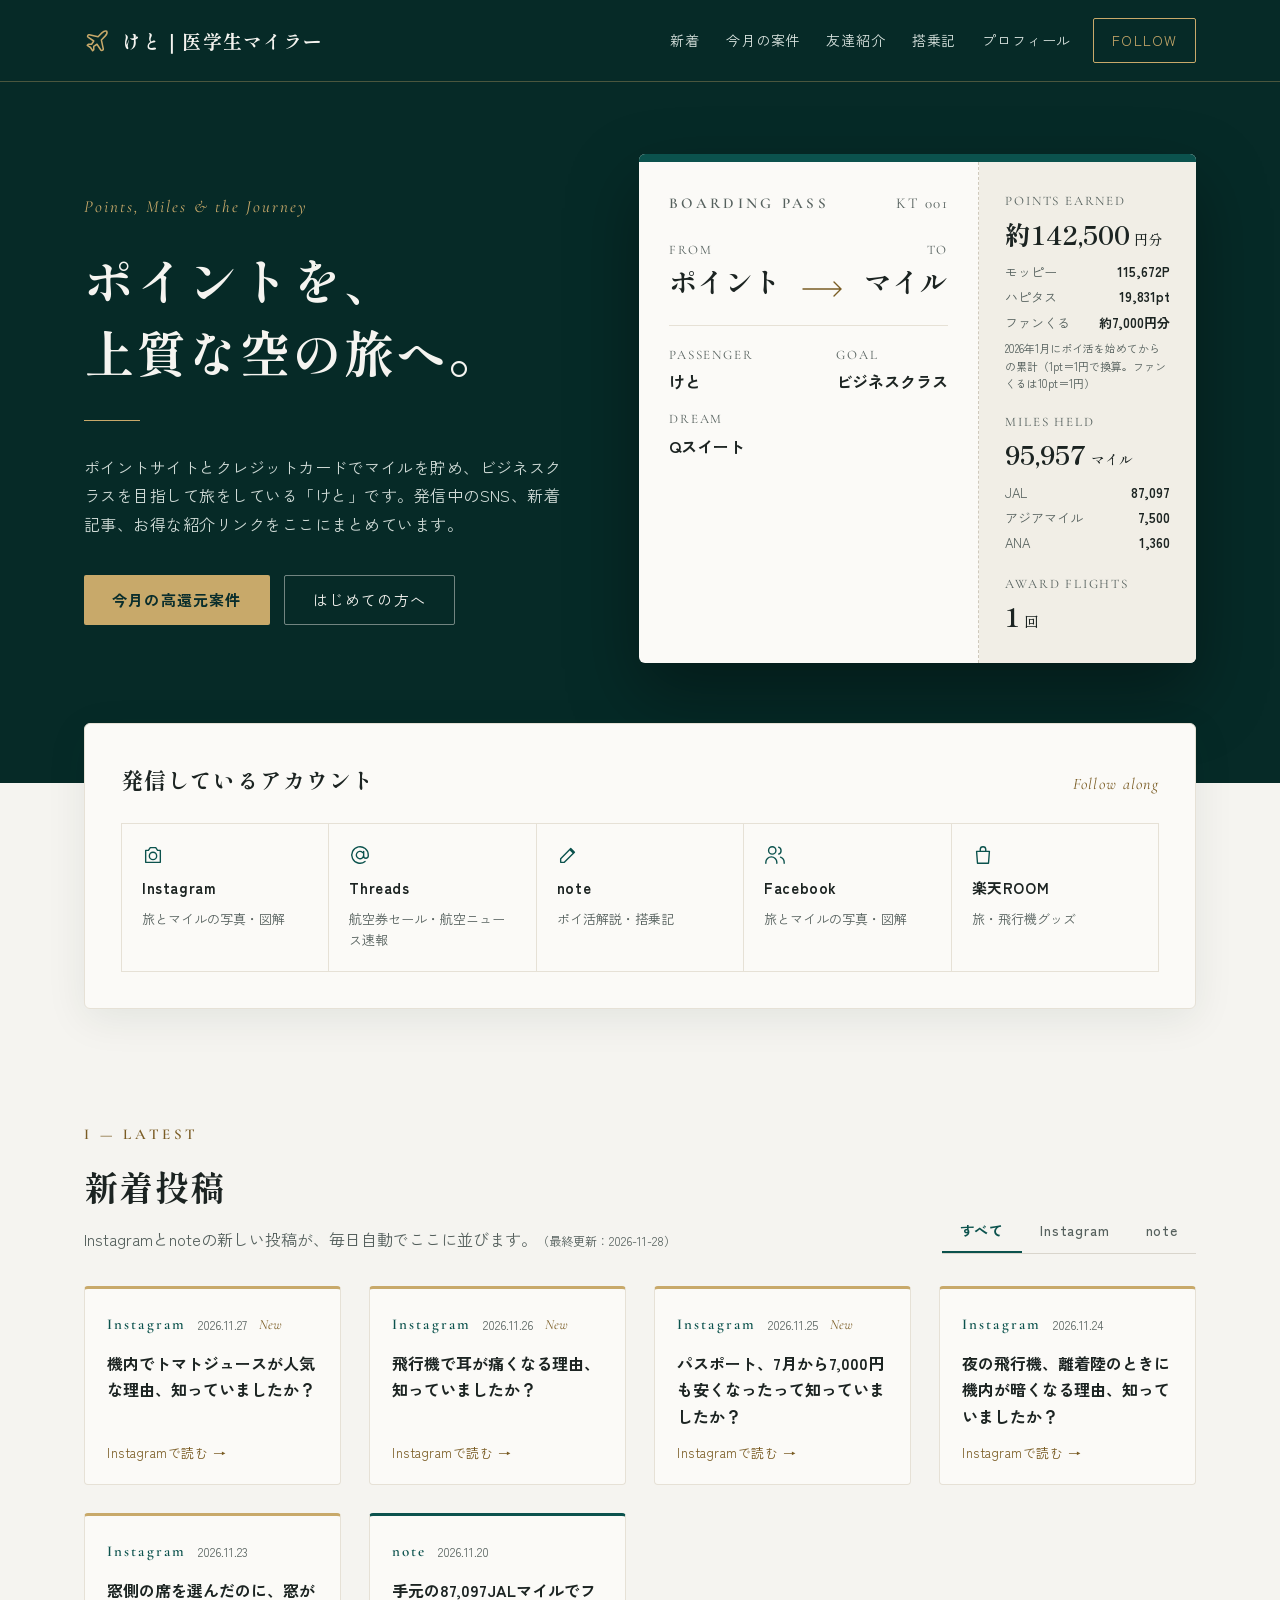
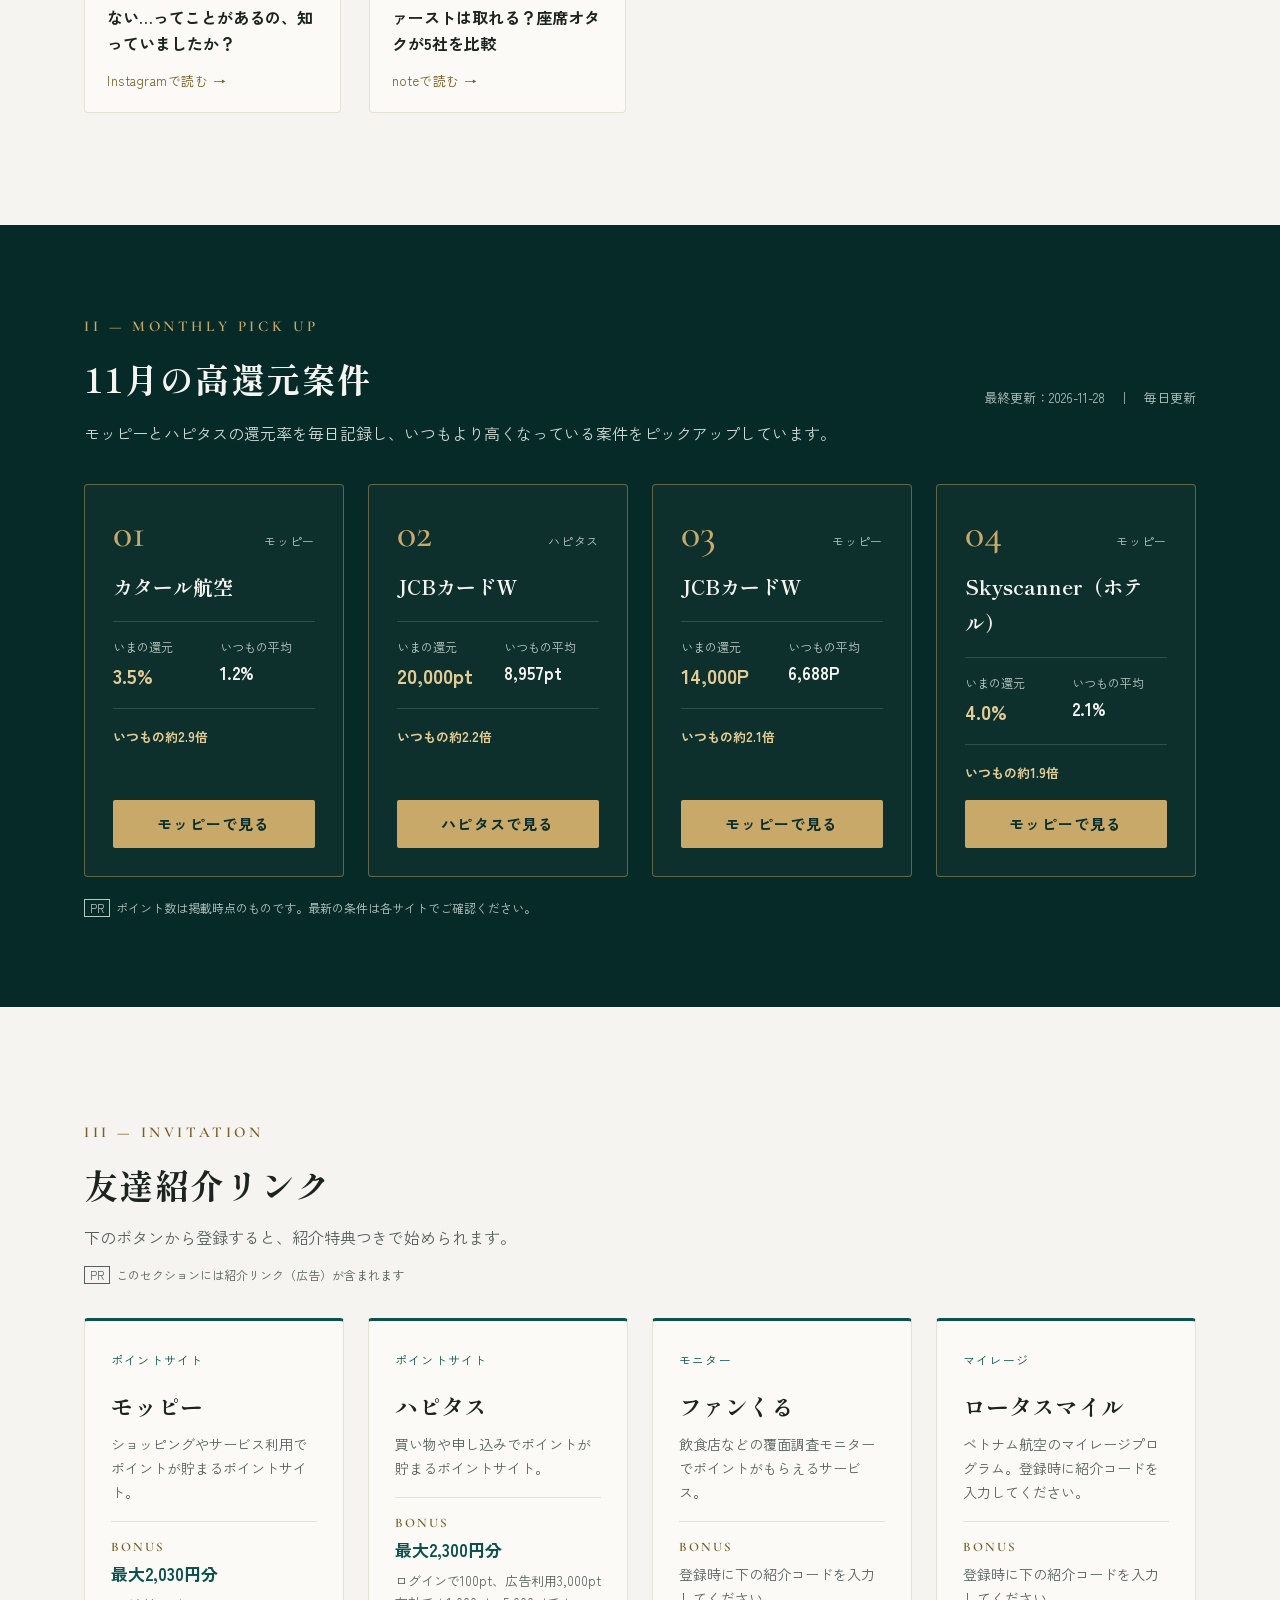
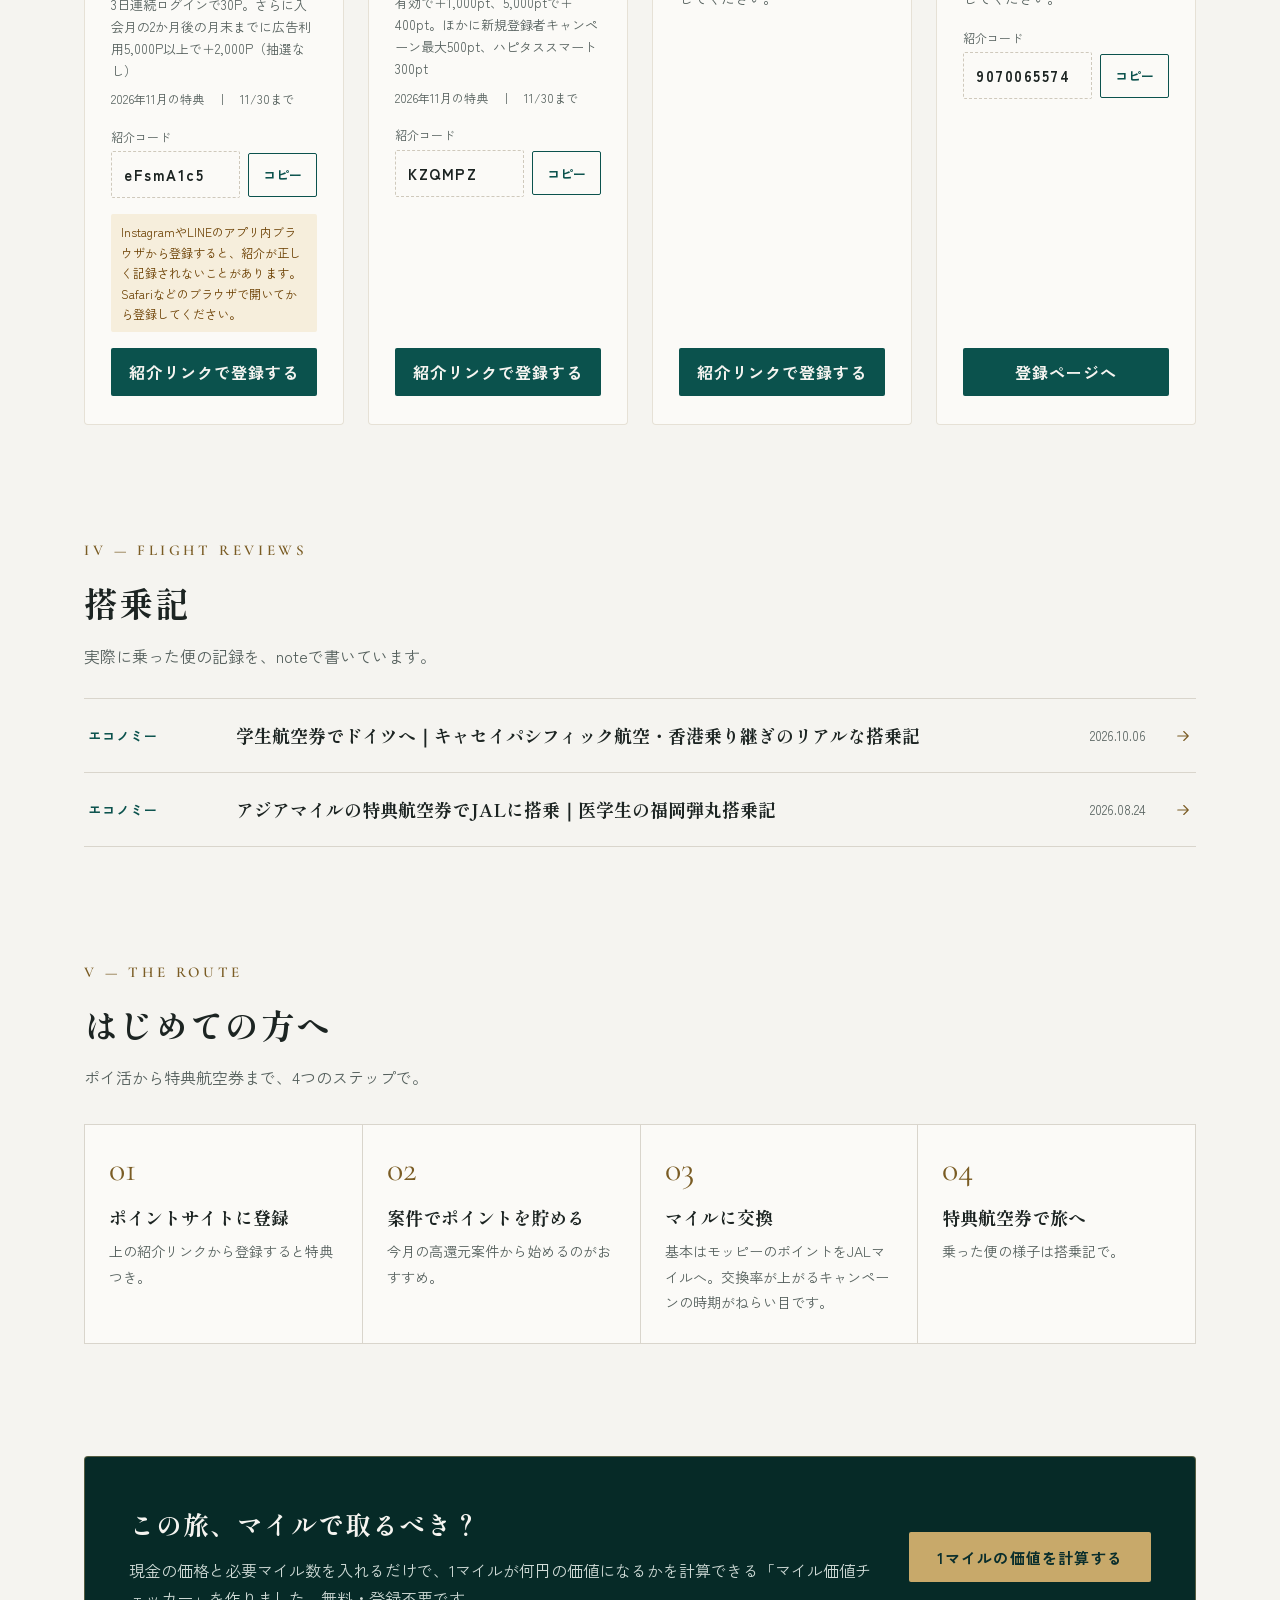
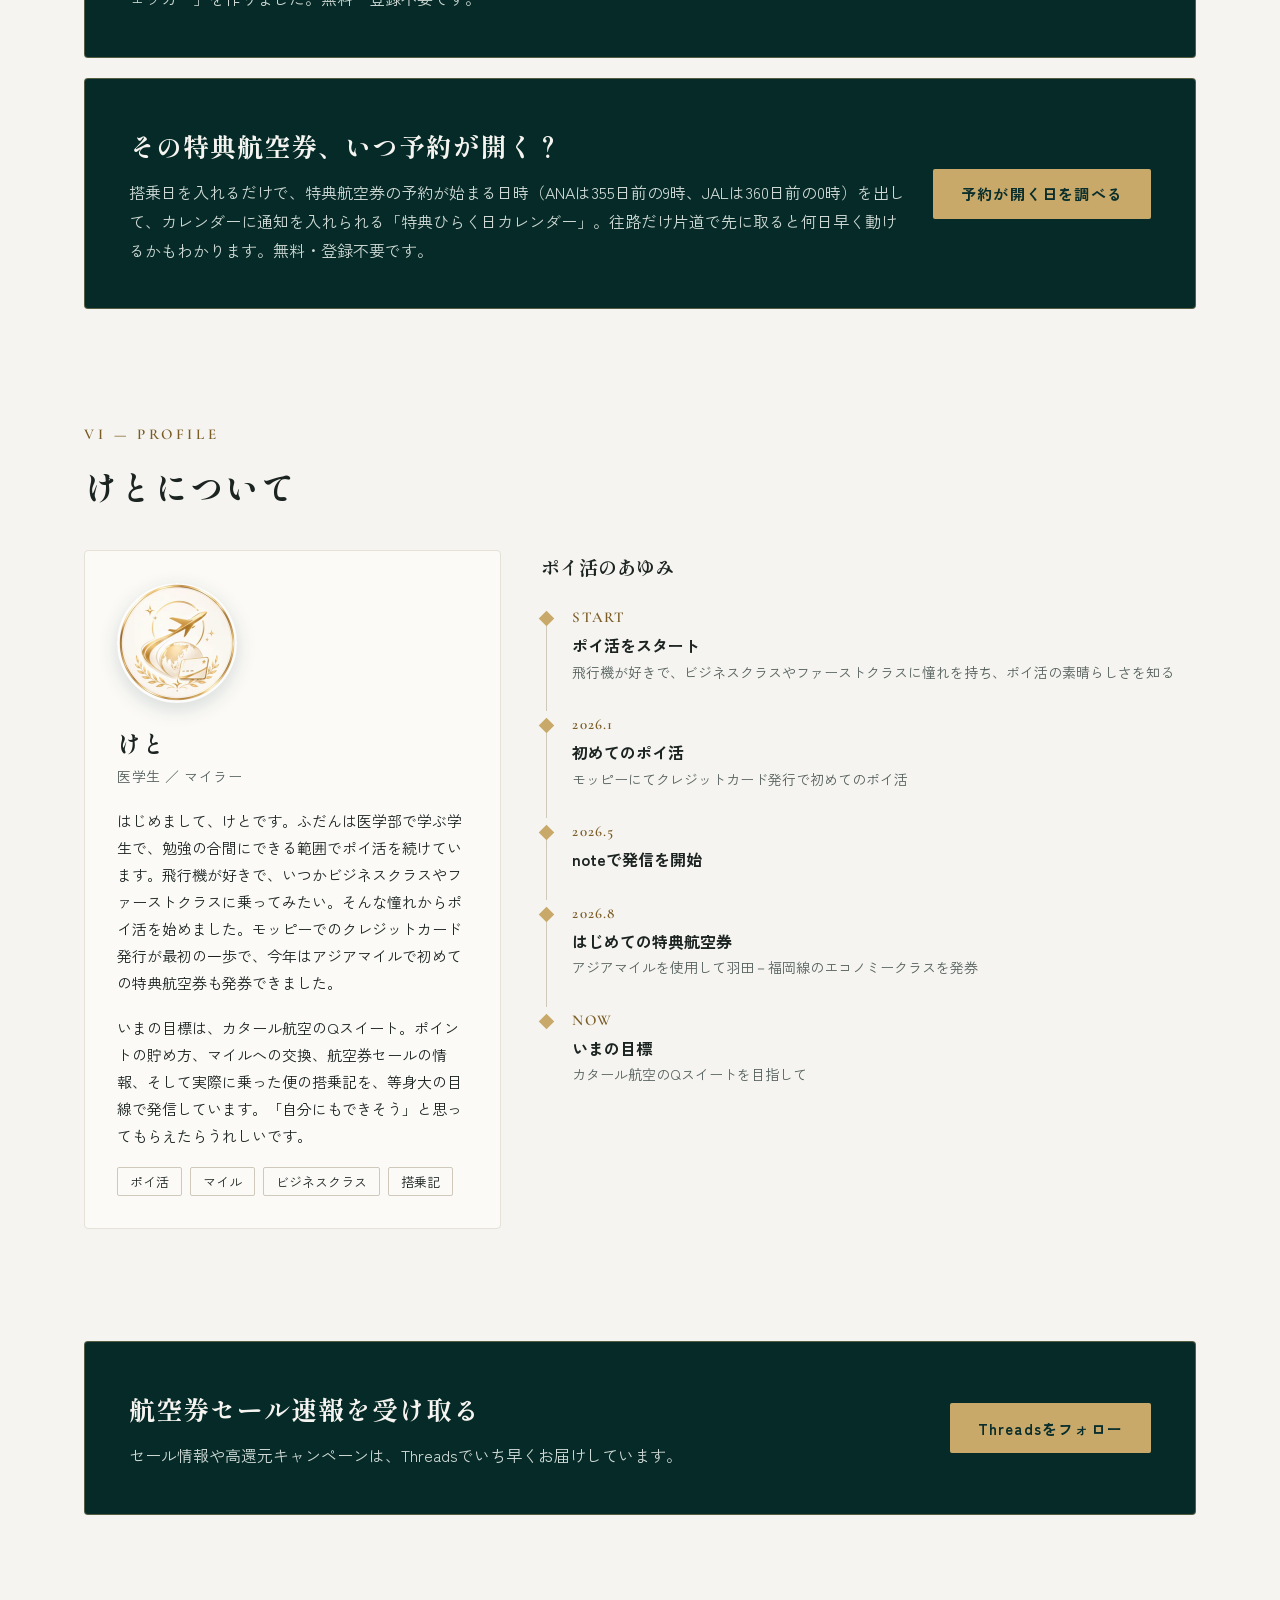
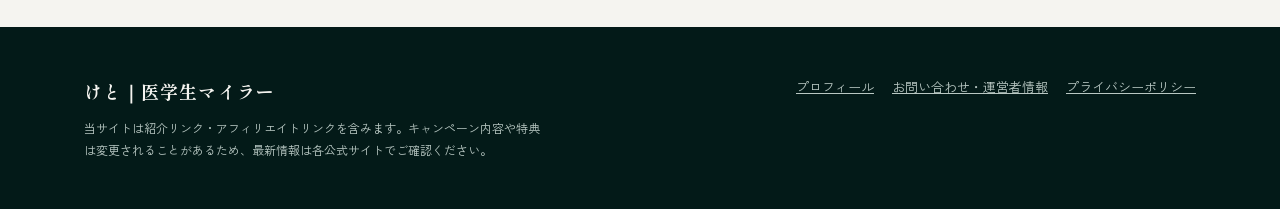
<file: index.html>
<!doctype html>
<html lang="ja">
<head>
<meta charset="utf-8">
<meta name="p:domain_verify" content="29982003fde0f7e17d5bde25ece759fe"/>
<meta name="viewport" content="width=device-width, initial-scale=1">
<title>けと｜医学生マイラー｜ポイ活・マイル・友達紹介リンク</title>
<meta name="description" content="ポイ活・マイル・航空券セール情報と、モッピー・ハピタスなどの友達紹介リンクをまとめたサイトです。">
<meta property="og:type" content="website">
<meta property="og:site_name" content="けと｜医学生マイラー">
<meta property="og:title" content="けと｜医学生マイラー">
<meta property="og:description" content="ポイ活・マイル・航空券セール情報と、モッピー・ハピタスなどの友達紹介リンクをまとめたサイトです。">
<meta property="og:url" content="https://medical-mileage.github.io/">
<meta property="og:image" content="https://medical-mileage.github.io/ogp.png">
<meta name="twitter:card" content="summary_large_image">
<link rel="icon" href="profile.png">
<link rel="apple-touch-icon" href="profile.png">
<link rel="preconnect" href="https://fonts.googleapis.com">
<link rel="preconnect" href="https://fonts.gstatic.com" crossorigin>
<link href="https://fonts.googleapis.com/css2?family=Shippori+Mincho+B1:wght@500;700&family=Zen+Kaku+Gothic+New:wght@400;500;700&family=Cormorant+Garamond:ital,wght@0,500;0,600;1,500&display=swap" rel="stylesheet">
<link rel="stylesheet" href="style.css">
<script src="data.js" defer></script>
<script src="app.js" defer></script>
</head>
<body>

<header class="site-header">
  <div class="wrap header-row">
    <a href="#top" class="logo serif">
      <svg width="26" height="26" viewBox="0 0 24 24" fill="none" stroke="#C8A96A" stroke-width="1.4" stroke-linecap="round" stroke-linejoin="round" aria-hidden="true"><path d="M17.8 19.2 16 11l3.5-3.5C21 6 21.5 4 21 3c-1-.5-3 0-4.5 1.5L13 8 4.8 6.2c-.5-.1-.9.1-1.1.5l-.3.5c-.2.5-.1 1 .3 1.3L9 12l-2 3H4l-1 1 3 2 2 3 1-1v-3l3-2 3.5 5.3c.3.4.8.5 1.3.3l.5-.2c.4-.3.6-.7.5-1.2z"/></svg>
      けと｜医学生マイラー
    </a>
    <button type="button" class="nav-toggle" aria-label="メニュー" aria-expanded="false" aria-controls="nav-mobile">
      <svg class="icon-open" width="20" height="20" viewBox="0 0 24 24" fill="none" stroke="currentColor" stroke-width="1.6" stroke-linecap="round" aria-hidden="true"><path d="M4 7h16M4 12h16M4 17h16"/></svg>
      <svg class="icon-close" width="20" height="20" viewBox="0 0 24 24" fill="none" stroke="currentColor" stroke-width="1.6" stroke-linecap="round" aria-hidden="true"><path d="M6 6l12 12M18 6 6 18"/></svg>
    </button>
    <nav class="nav-desktop" aria-label="メインメニュー">
      <a href="#latest">新着</a>
      <a href="#pickup">今月の案件</a>
      <a href="#invite">友達紹介</a>
      <a href="#reviews" class="nav-reviews">搭乗記</a>
      <a href="#profile">プロフィール</a>
      <a href="#sns" class="nav-follow">FOLLOW</a>
    </nav>
  </div>
  <nav id="nav-mobile" class="nav-mobile" aria-label="メインメニュー（スマホ）" hidden>
    <a href="#latest">新着投稿</a>
    <a href="#pickup">今月の高還元案件</a>
    <a href="#invite">友達紹介リンク</a>
    <a href="#reviews" class="nav-reviews">搭乗記</a>
    <a href="#guide">はじめての方へ</a>
    <a href="#tool">無料ツール</a>
    <a href="#profile">プロフィール</a>
    <a href="#sns" class="nav-mobile-cta">SNSをフォロー</a>
  </nav>
</header>

<main>
<section id="top" class="hero">
  <div class="wrap hero-row">
    <div class="hero-copy">
      <p class="latin hero-kicker">Points, Miles &amp; the Journey</p>
      <h1 class="serif hero-title">ポイントを、<br>上質な空の旅へ。</h1>
      <div class="hero-rule"></div>
      <p class="hero-lead">ポイントサイトとクレジットカードでマイルを貯め、ビジネスクラスを目指して旅をしている「けと」です。発信中のSNS、新着記事、お得な紹介リンクをここにまとめています。</p>
      <div class="hero-cta">
        <a href="#pickup" class="btn-gold">今月の高還元案件</a>
        <a href="#guide" class="btn-ghost">はじめての方へ</a>
      </div>
    </div>

    <div class="pass">
      <div class="pass-bar"></div>
      <div class="pass-main">
        <div class="pass-head"><span class="latin">BOARDING PASS</span><span class="latin">KT 001</span></div>
        <div class="pass-route">
          <div><div class="latin pass-label">FROM</div><div class="serif pass-city">ポイント</div></div>
          <svg width="44" height="20" viewBox="0 0 44 20" fill="none" stroke="#7A5C24" stroke-width="1.4" stroke-linecap="round" aria-hidden="true"><path d="M2 10h38M33 3l7 7-7 7"/></svg>
          <div style="text-align:right"><div class="latin pass-label">TO</div><div class="serif pass-city">マイル</div></div>
        </div>
        <div class="pass-meta">
          <div><div class="latin pass-label">PASSENGER</div><b>けと</b></div>
          <div><div class="latin pass-label">GOAL</div><b>ビジネスクラス</b></div>
          <div><div class="latin pass-label">DREAM</div><b>Qスイート</b></div>
        </div>
      </div>
      <div class="pass-stub">
        <div class="latin pass-label">POINTS EARNED</div>
        <div class="serif pass-num">約142,500<small>円分</small></div>
        <div class="pass-breakdown">
          <div><span>モッピー</span><b>115,672P</b></div>
          <div><span>ハピタス</span><b>19,831pt</b></div>
          <div><span>ファンくる</span><b>約7,000円分</b></div>
        </div>
        <p class="pass-note">2026年1月にポイ活を始めてからの累計（1pt＝1円で換算。ファンくるは10pt＝1円）</p>
        <div class="latin pass-label" style="margin-top:18px">MILES HELD</div>
        <div class="serif pass-num">95,957<small>マイル</small></div>
        <div class="pass-breakdown">
          <div><span>JAL</span><b>87,097</b></div>
          <div><span>アジアマイル</span><b>7,500</b></div>
          <div><span>ANA</span><b>1,360</b></div>
        </div>
        <div class="latin pass-label" style="margin-top:18px">AWARD FLIGHTS</div>
        <div class="serif pass-num">1<small>回</small></div>
      </div>
    </div>
  </div>
</section>

<section id="sns" class="wrap sns">
  <div class="card-lg">
    <div class="sns-head">
      <h2 class="serif">発信しているアカウント</h2>
      <span class="latin">Follow along</span>
    </div>
    <div class="sns-grid" id="sns-grid"></div>
  </div>
</section>

<section id="latest" class="wrap sec">
  <p class="latin kicker">I — LATEST</p>
  <div class="sec-head">
    <div>
      <h2 class="serif h2">新着投稿</h2>
      <p class="sub">Instagramとnoteの新しい投稿が、毎日自動でここに並びます。<small>（最終更新：<span id="feed-updated"></span>）</small></p>
    </div>
    <div class="tabs" role="tablist" aria-label="投稿の種類" id="feed-tabs"></div>
  </div>
  <div class="feed-grid" id="feed-grid"></div>
</section>

<section id="pickup" class="band">
  <div class="wrap">
    <p class="latin kicker gold">II — MONTHLY PICK UP</p>
    <div class="sec-head">
      <h2 class="serif h2"><span id="pick-month"></span>の高還元案件</h2>
      <span class="band-meta">最終更新：<span id="pick-updated"></span>　｜　毎日更新</span>
    </div>
    <p class="band-lead">モッピーとハピタスの還元率を毎日記録し、いつもより高くなっている案件をピックアップしています。</p>
    <div class="pick-grid" id="pick-grid"></div>
    <p class="band-note"><span class="pr">PR</span>ポイント数は掲載時点のものです。最新の条件は各サイトでご確認ください。</p>
  </div>
</section>

<section id="invite" class="wrap sec">
  <p class="latin kicker">III — INVITATION</p>
  <h2 class="serif h2">友達紹介リンク</h2>
  <p class="sub">下のボタンから登録すると、紹介特典つきで始められます。</p>
  <p class="pr-line"><span class="pr">PR</span>このセクションには紹介リンク（広告）が含まれます</p>
  <div class="invite-grid" id="invite-grid"></div>
</section>

<section id="reviews" class="wrap sec" hidden>
  <p class="latin kicker">IV — FLIGHT REVIEWS</p>
  <h2 class="serif h2">搭乗記</h2>
  <p class="sub">実際に乗った便の記録を、noteで書いています。</p>
  <div class="review-list" id="review-list"></div>
</section>

<section id="guide" class="wrap sec">
  <p class="latin kicker">V — THE ROUTE</p>
  <h2 class="serif h2">はじめての方へ</h2>
  <p class="sub">ポイ活から特典航空券まで、4つのステップで。</p>
  <ol class="steps">
    <li><div class="latin step-no">01</div><div class="serif step-title">ポイントサイトに登録</div><div class="step-body">上の紹介リンクから登録すると特典つき。</div></li>
    <li><div class="latin step-no">02</div><div class="serif step-title">案件でポイントを貯める</div><div class="step-body">今月の高還元案件から始めるのがおすすめ。</div></li>
    <li><div class="latin step-no">03</div><div class="serif step-title">マイルに交換</div><div class="step-body">基本はモッピーのポイントをJALマイルへ。交換率が上がるキャンペーンの時期がねらい目です。</div></li>
    <li><div class="latin step-no">04</div><div class="serif step-title">特典航空券で旅へ</div><div class="step-body">乗った便の様子は搭乗記で。</div></li>
  </ol>
</section>

<section id="tool" class="wrap sec">
  <div class="cta-band">
    <div>
      <h2 class="serif">この旅、<span style="white-space:nowrap">マイルで取るべき？</span></h2>
      <p>現金の価格と必要マイル数を入れるだけで、1マイルが何円の価値になるかを計算できる「マイル価値チェッカー」を作りました。無料・登録不要です。</p>
    </div>
    <a href="https://mile-value-checker.medical-mileage.workers.dev/" target="_blank" rel="noopener" class="btn-gold">1マイルの価値を計算する</a>
  </div>
  <div class="cta-band" style="margin-top:20px">
    <div>
      <h2 class="serif">その特典航空券、<span style="white-space:nowrap">いつ予約が開く？</span></h2>
      <p>搭乗日を入れるだけで、特典航空券の予約が始まる日時（ANAは355日前の9時、JALは360日前の0時）を出して、カレンダーに通知を入れられる「特典ひらく日カレンダー」。往路だけ片道で先に取ると何日早く動けるかもわかります。無料・登録不要です。</p>
    </div>
    <a href="https://tokuten-hiraku.medical-mileage.workers.dev/" target="_blank" rel="noopener" class="btn-gold">予約が開く日を調べる</a>
  </div>
</section>

<section id="profile" class="wrap sec">
  <p class="latin kicker">VI — PROFILE</p>
  <h2 class="serif h2">けとについて</h2>
  <div class="profile-row">
    <div class="profile-card">
      <img src="profile.png" alt="けとのプロフィール画像" width="120" height="120" class="avatar">
      <div>
        <div class="serif profile-name">けと</div>
        <div class="profile-role">医学生 ／ マイラー</div>
      </div>
      <p>はじめまして、けとです。ふだんは医学部で学ぶ学生で、勉強の合間にできる範囲でポイ活を続けています。飛行機が好きで、いつかビジネスクラスやファーストクラスに乗ってみたい。そんな憧れからポイ活を始めました。モッピーでのクレジットカード発行が最初の一歩で、今年はアジアマイルで初めての特典航空券も発券できました。</p>
      <p>いまの目標は、カタール航空のQスイート。ポイントの貯め方、マイルへの交換、航空券セールの情報、そして実際に乗った便の搭乗記を、等身大の目線で発信しています。「自分にもできそう」と思ってもらえたらうれしいです。</p>
      <div class="tags"><span>ポイ活</span><span>マイル</span><span>ビジネスクラス</span><span>搭乗記</span></div>
    </div>
    <div class="timeline-wrap">
      <h3 class="serif">ポイ活のあゆみ</h3>
      <ol class="timeline">
        <li><span class="tl-mark"></span><div><div class="latin tl-when">START</div><div class="tl-title">ポイ活をスタート</div><div class="tl-body">飛行機が好きで、ビジネスクラスやファーストクラスに憧れを持ち、ポイ活の素晴らしさを知る</div></div></li>
        <li><span class="tl-mark"></span><div><div class="latin tl-when">2026.1</div><div class="tl-title">初めてのポイ活</div><div class="tl-body">モッピーにてクレジットカード発行で初めてのポイ活</div></div></li>
        <li><span class="tl-mark"></span><div><div class="latin tl-when">2026.5</div><div class="tl-title">noteで発信を開始</div></div></li>
        <li><span class="tl-mark"></span><div><div class="latin tl-when">2026.8</div><div class="tl-title">はじめての特典航空券</div><div class="tl-body">アジアマイルを使用して羽田－福岡線のエコノミークラスを発券</div></div></li>
        <li><span class="tl-mark"></span><div><div class="latin tl-when">NOW</div><div class="tl-title">いまの目標</div><div class="tl-body">カタール航空のQスイートを目指して</div></div></li>
      </ol>
    </div>
  </div>
</section>

<section class="wrap sec">
  <div class="cta-band">
    <div>
      <h2 class="serif">航空券セール速報を受け取る</h2>
      <p>セール情報や高還元キャンペーンは、Threadsでいち早くお届けしています。</p>
    </div>
    <a href="https://www.threads.com/@medical_mileage" target="_blank" rel="noopener" class="btn-gold">Threadsをフォロー</a>
  </div>
</section>
</main>

<footer class="site-footer">
  <div class="wrap footer-row">
    <div>
      <div class="serif footer-name">けと｜医学生マイラー</div>
      <p>当サイトは紹介リンク・アフィリエイトリンクを含みます。キャンペーン内容や特典は変更されることがあるため、最新情報は各公式サイトでご確認ください。</p>
    </div>
    <nav aria-label="フッターメニュー">
      <a href="#profile">プロフィール</a>
      <a href="contact.html">お問い合わせ・運営者情報</a>
      <a href="privacy.html">プライバシーポリシー</a>
    </nav>
  </div>
</footer>
</body>
</html>
</file>
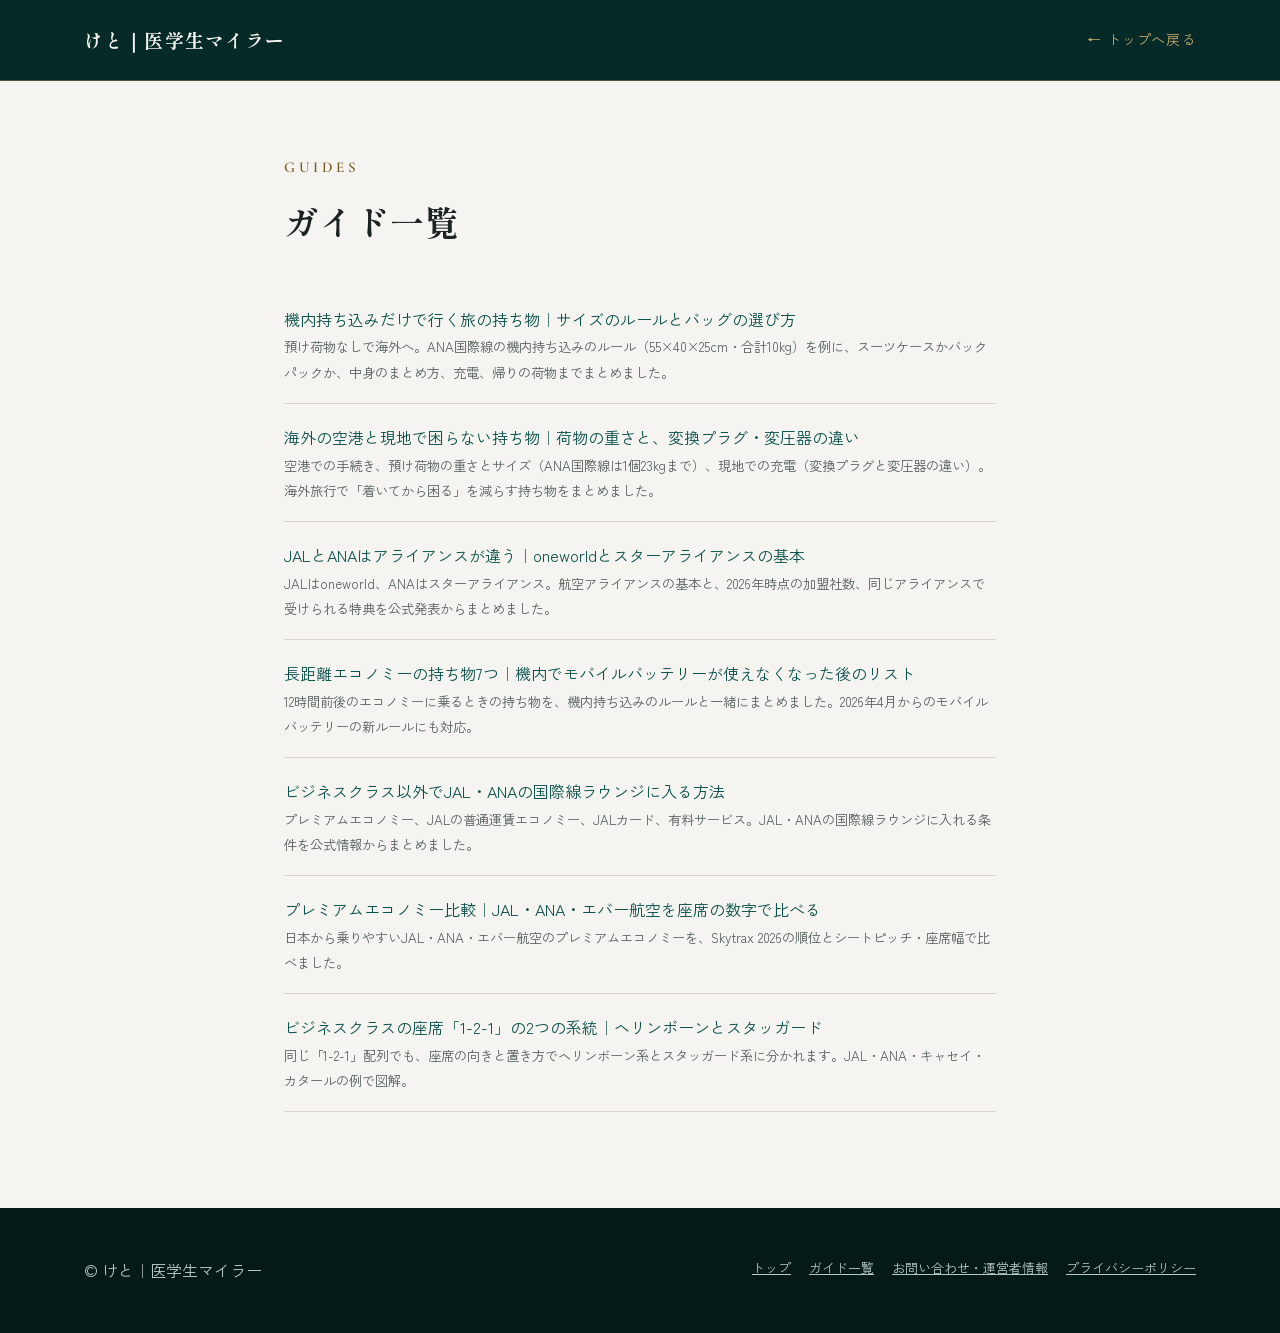
<file: guides/index.html>
<!doctype html>
<html lang="ja">
<head>
<meta charset="utf-8">
<meta name="viewport" content="width=device-width, initial-scale=1">
<title>ガイド一覧｜けと｜医学生マイラー</title>
<meta name="description" content="飛行機の座席・空港ラウンジ・マイルの基本を、公式情報からまとめたガイド。">
<link rel="canonical" href="https://medical-mileage.github.io/guides/">
<meta property="og:type" content="article">
<meta property="og:site_name" content="けと｜医学生マイラー">
<meta property="og:title" content="ガイド一覧">
<meta property="og:description" content="飛行機の座席・空港ラウンジ・マイルの基本を、公式情報からまとめたガイド。">
<meta property="og:url" content="https://medical-mileage.github.io/guides/">
<meta property="og:image" content="https://medical-mileage.github.io/ogp.png">
<meta property="article:published_time" content="2026-10-26">
<meta name="twitter:card" content="summary_large_image">
<link rel="icon" href="../profile.png">
<link rel="preconnect" href="https://fonts.googleapis.com">
<link rel="preconnect" href="https://fonts.gstatic.com" crossorigin>
<link href="https://fonts.googleapis.com/css2?family=Shippori+Mincho+B1:wght@500;700&family=Zen+Kaku+Gothic+New:wght@400;500;700&family=Cormorant+Garamond:ital,wght@0,500;0,600;1,500&display=swap" rel="stylesheet">
<link rel="stylesheet" href="../style.css">
<style>
.guide .lead{margin-top:20px;font-size:16px}
.guide .updated{margin-top:12px;color:var(--muted);font-size:13px}
.guide section p+p{margin-top:12px}
.guide table{width:100%;border-collapse:collapse;margin-top:8px;font-size:14px}
.guide th,.guide td{border-bottom:1px solid var(--line);padding:10px 8px;text-align:left;vertical-align:top}
.guide th{color:var(--muted);font-weight:500;white-space:nowrap}
.guide .table-wrap{overflow-x:auto}
.guide .box{margin-top:44px;padding:20px 22px;background:var(--paper);border:1px solid var(--line);font-size:14px;color:var(--muted)}
.guide .sources li{font-size:13px;word-break:break-all}
.guide .pin-img{display:block;width:100%;max-width:320px;margin:28px auto 0}
.guide .pr{margin-top:12px;font-size:12px;color:var(--muted)}
.guide-list{list-style:none;padding:0!important}
.guide-list li{margin:0;border-bottom:1px solid var(--line)}
.guide-list a{display:block;padding:18px 0;text-decoration:none}
.guide-list small{display:block;color:var(--muted)}
</style>
</head>
<body>
<header class="site-header">
  <div class="wrap header-row">
    <a href="../index.html" class="logo serif">けと｜医学生マイラー</a>
    <a href="../index.html" class="back-link">← トップへ戻る</a>
  </div>
</header>

<main class="page-main guide"><p class="latin kicker">GUIDES</p><h1 class="serif">ガイド一覧</h1>
<ul class="guide-list" style="margin-top:32px"><li><a href="carry-on-only.html">機内持ち込みだけで行く旅の持ち物｜サイズのルールとバッグの選び方<small>預け荷物なしで海外へ。ANA国際線の機内持ち込みのルール（55×40×25cm・合計10kg）を例に、スーツケースかバックパックか、中身のまとめ方、充電、帰りの荷物までまとめました。</small></a></li><li><a href="airport-and-abroad.html">海外の空港と現地で困らない持ち物｜荷物の重さと、変換プラグ・変圧器の違い<small>空港での手続き、預け荷物の重さとサイズ（ANA国際線は1個23kgまで）、現地での充電（変換プラグと変圧器の違い）。海外旅行で「着いてから困る」を減らす持ち物をまとめました。</small></a></li><li><a href="alliance-basics.html">JALとANAはアライアンスが違う｜oneworldとスターアライアンスの基本<small>JALはoneworld、ANAはスターアライアンス。航空アライアンスの基本と、2026年時点の加盟社数、同じアライアンスで受けられる特典を公式発表からまとめました。</small></a></li><li><a href="long-haul-economy-packing.html">長距離エコノミーの持ち物7つ｜機内でモバイルバッテリーが使えなくなった後のリスト<small>12時間前後のエコノミーに乗るときの持ち物を、機内持ち込みのルールと一緒にまとめました。2026年4月からのモバイルバッテリーの新ルールにも対応。</small></a></li><li><a href="lounge-access.html">ビジネスクラス以外でJAL・ANAの国際線ラウンジに入る方法<small>プレミアムエコノミー、JALの普通運賃エコノミー、JALカード、有料サービス。JAL・ANAの国際線ラウンジに入れる条件を公式情報からまとめました。</small></a></li><li><a href="premium-economy-compare.html">プレミアムエコノミー比較｜JAL・ANA・エバー航空を座席の数字で比べる<small>日本から乗りやすいJAL・ANA・エバー航空のプレミアムエコノミーを、Skytrax 2026の順位とシートピッチ・座席幅で比べました。</small></a></li><li><a href="seat-layout-types.html">ビジネスクラスの座席「1-2-1」の2つの系統｜ヘリンボーンとスタッガード<small>同じ「1-2-1」配列でも、座席の向きと置き方でヘリンボーン系とスタッガード系に分かれます。JAL・ANA・キャセイ・カタールの例で図解。</small></a></li></ul></main>
<footer class="site-footer" style="margin-top:0">
  <div class="wrap footer-row">
    <span>© けと｜医学生マイラー</span>
    <nav aria-label="フッターメニュー">
      <a href="../index.html">トップ</a>
      <a href="index.html">ガイド一覧</a>
      <a href="../contact.html">お問い合わせ・運営者情報</a>
      <a href="../privacy.html">プライバシーポリシー</a>
    </nav>
  </div>
</footer>
</body>
</html>
</file>
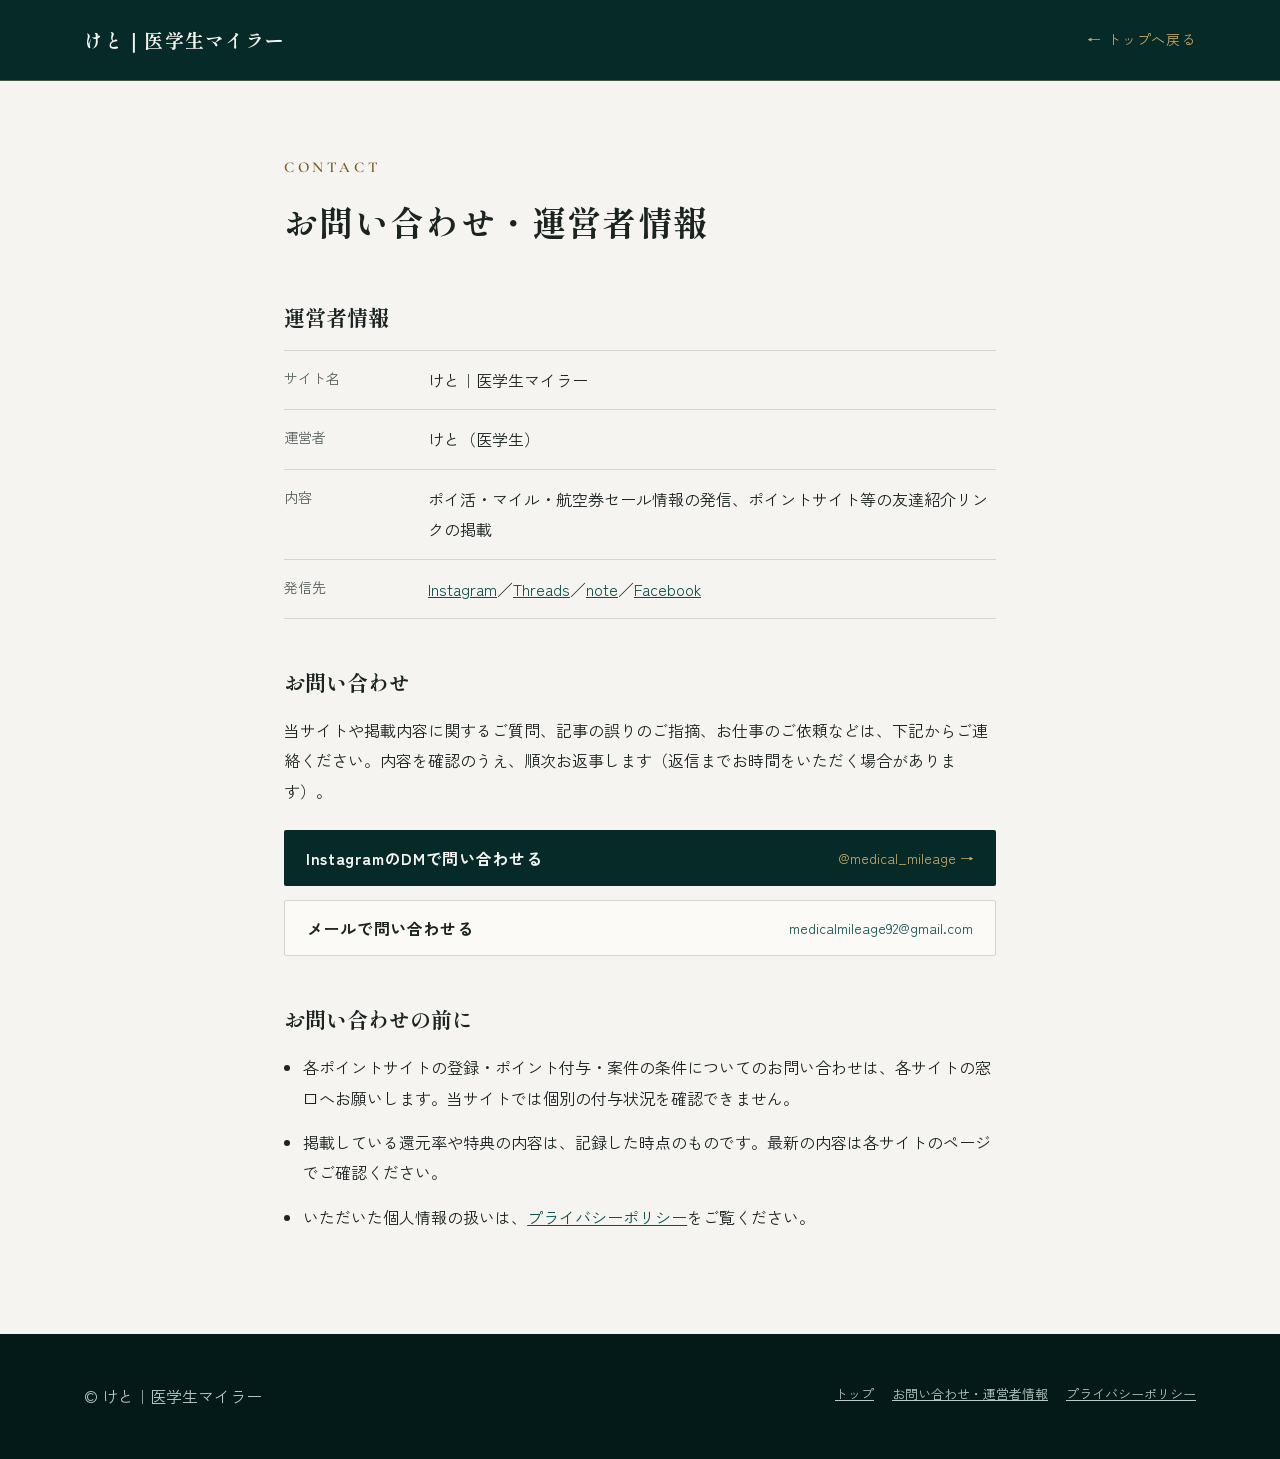
<file: contact.html>
<!doctype html>
<html lang="ja">
<head>
<meta charset="utf-8">
<meta name="viewport" content="width=device-width, initial-scale=1">
<title>お問い合わせ・運営者情報｜けと｜医学生マイラー</title>
<meta name="description" content="けと｜医学生マイラーの運営者情報とお問い合わせ先です。">
<meta property="og:type" content="article">
<meta property="og:site_name" content="けと｜医学生マイラー">
<meta property="og:title" content="お問い合わせ・運営者情報｜けと｜医学生マイラー">
<meta property="og:description" content="けと｜医学生マイラーの運営者情報とお問い合わせ先です。">
<meta property="og:url" content="https://medical-mileage.github.io/contact.html">
<meta property="og:image" content="https://medical-mileage.github.io/ogp.png">
<meta name="twitter:card" content="summary_large_image">
<link rel="icon" href="profile.png">
<link rel="preconnect" href="https://fonts.googleapis.com">
<link rel="preconnect" href="https://fonts.gstatic.com" crossorigin>
<link href="https://fonts.googleapis.com/css2?family=Shippori+Mincho+B1:wght@500;700&family=Zen+Kaku+Gothic+New:wght@400;500;700&family=Cormorant+Garamond:ital,wght@0,500;0,600;1,500&display=swap" rel="stylesheet">
<link rel="stylesheet" href="style.css">
</head>
<body>
<header class="site-header">
  <div class="wrap header-row">
    <a href="index.html" class="logo serif">けと｜医学生マイラー</a>
    <a href="index.html" class="back-link">← トップへ戻る</a>
  </div>
</header>
<main class="page-main">
<p class="latin kicker">CONTACT</p>
<h1 class="serif">お問い合わせ・運営者情報</h1>

<section>
<h2 class="serif">運営者情報</h2>
<dl class="info-table">
<dt>サイト名</dt>
<dd>けと｜医学生マイラー</dd>
<dt>運営者</dt>
<dd>けと（医学生）</dd>
<dt>内容</dt>
<dd>ポイ活・マイル・航空券セール情報の発信、ポイントサイト等の友達紹介リンクの掲載</dd>
<dt>発信先</dt>
<dd>
<a href="https://www.instagram.com/medical_mileage/" target="_blank" rel="noopener">Instagram</a>／<a href="https://www.threads.com/@medical_mileage" target="_blank" rel="noopener">Threads</a>／<a href="https://note.com/kentytimes_com" target="_blank" rel="noopener">note</a>／<a href="https://www.facebook.com/profile.php?id=61590766454202" target="_blank" rel="noopener">Facebook</a>
</dd>
</dl>
</section>

<section>
<h2 class="serif">お問い合わせ</h2>
<p style="margin: 0">当サイトや掲載内容に関するご質問、記事の誤りのご指摘、お仕事のご依頼などは、下記からご連絡ください。内容を確認のうえ、順次お返事します（返信までお時間をいただく場合があります）。</p>
<div style="display: flex; flex-direction: column; gap: 14px; margin-top: 24px">
<a class="contact-btn dark" href="https://www.instagram.com/medical_mileage/" target="_blank" rel="noopener"><b>InstagramのDMで問い合わせる</b><span>@medical_mileage →</span>
</a>
<a class="contact-btn light" href="mailto:medicalmileage92@gmail.com"><b>メールで問い合わせる</b><span>medicalmileage92@gmail.com</span>
</a>
</div>
</section>

<section>
<h2 class="serif">お問い合わせの前に</h2>
<ul style="margin: 0; padding-left: 1.2em; display: flex; flex-direction: column; gap: 8px">
<li>各ポイントサイトの登録・ポイント付与・案件の条件についてのお問い合わせは、各サイトの窓口へお願いします。当サイトでは個別の付与状況を確認できません。</li>
<li>掲載している還元率や特典の内容は、記録した時点のものです。最新の内容は各サイトのページでご確認ください。</li>
<li>いただいた個人情報の扱いは、<a href="privacy.html">プライバシーポリシー</a>をご覧ください。</li>
</ul>
</section>
</main>
<footer class="site-footer" style="margin-top:0">
  <div class="wrap footer-row">
    <span>© けと｜医学生マイラー</span>
    <nav aria-label="フッターメニュー">
      <a href="index.html">トップ</a>
      <a href="contact.html">お問い合わせ・運営者情報</a>
      <a href="privacy.html">プライバシーポリシー</a>
    </nav>
  </div>
</footer>
</body>
</html>
</file>
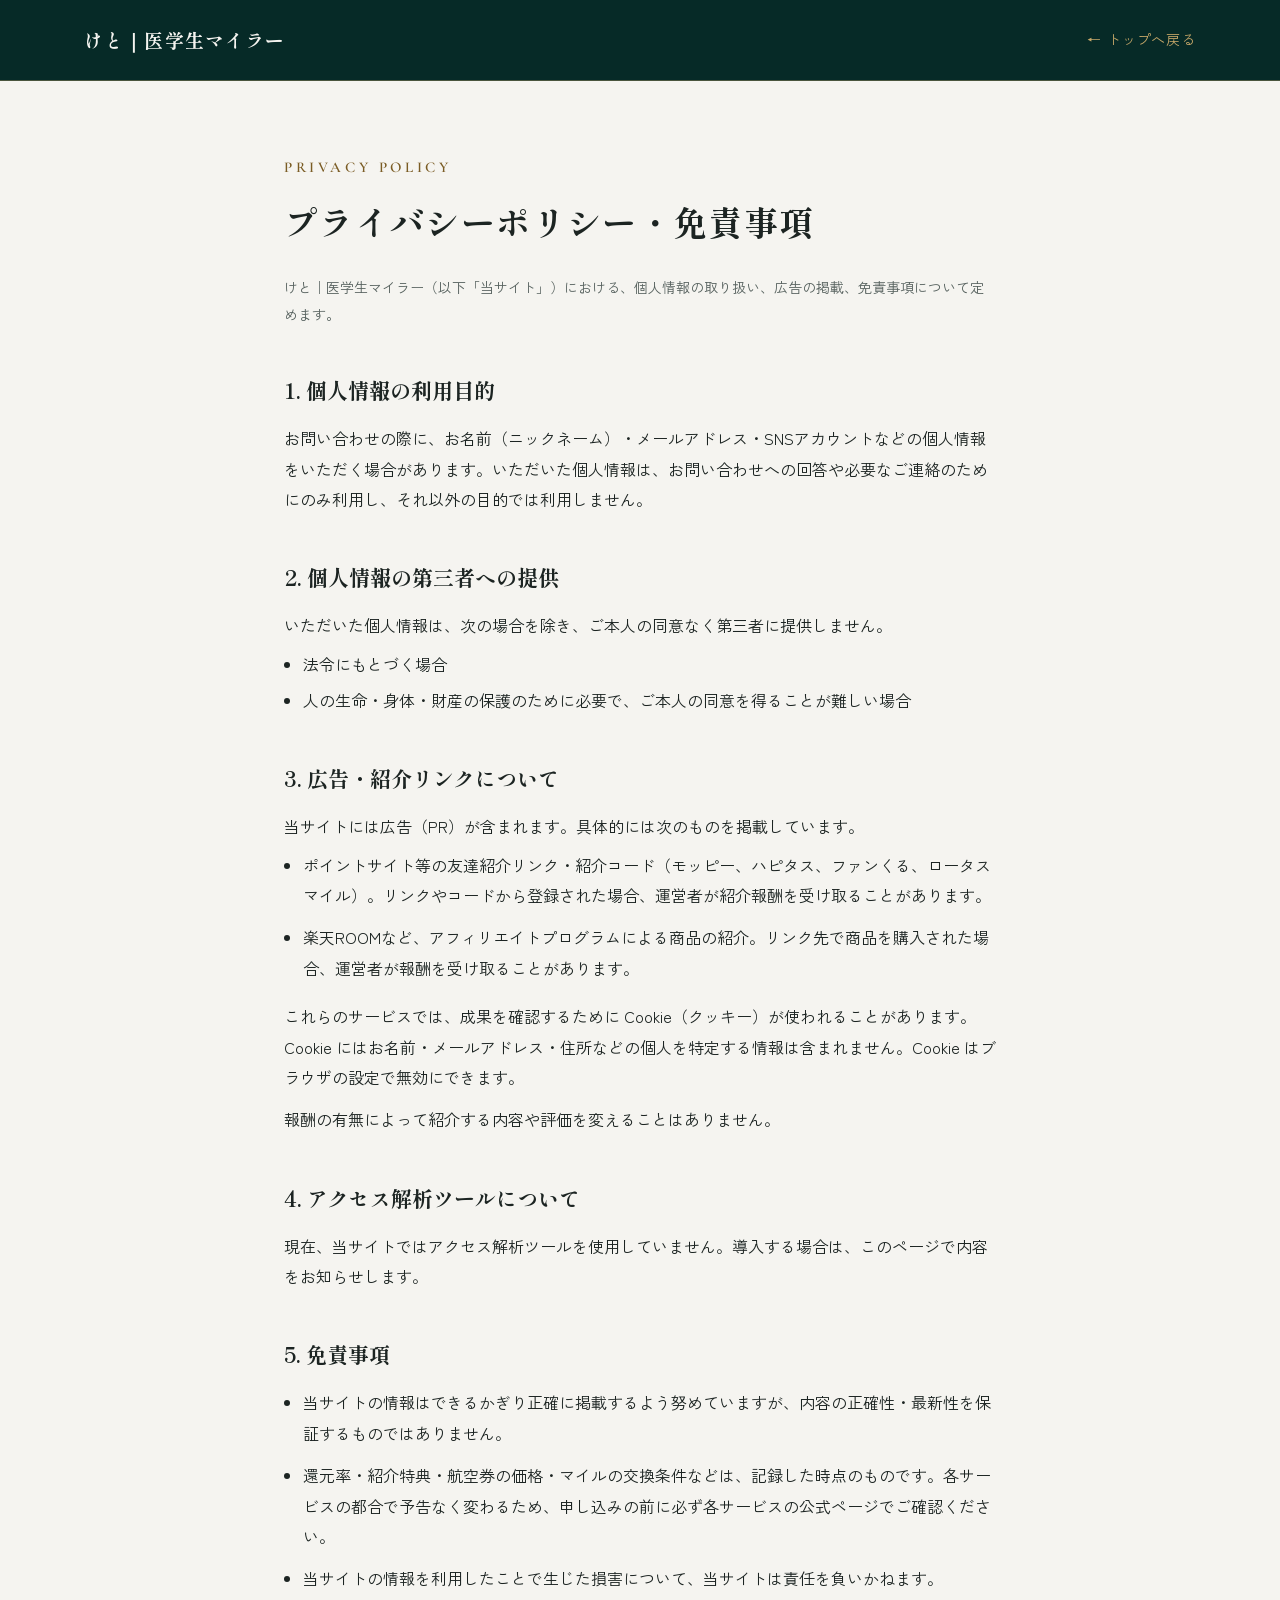
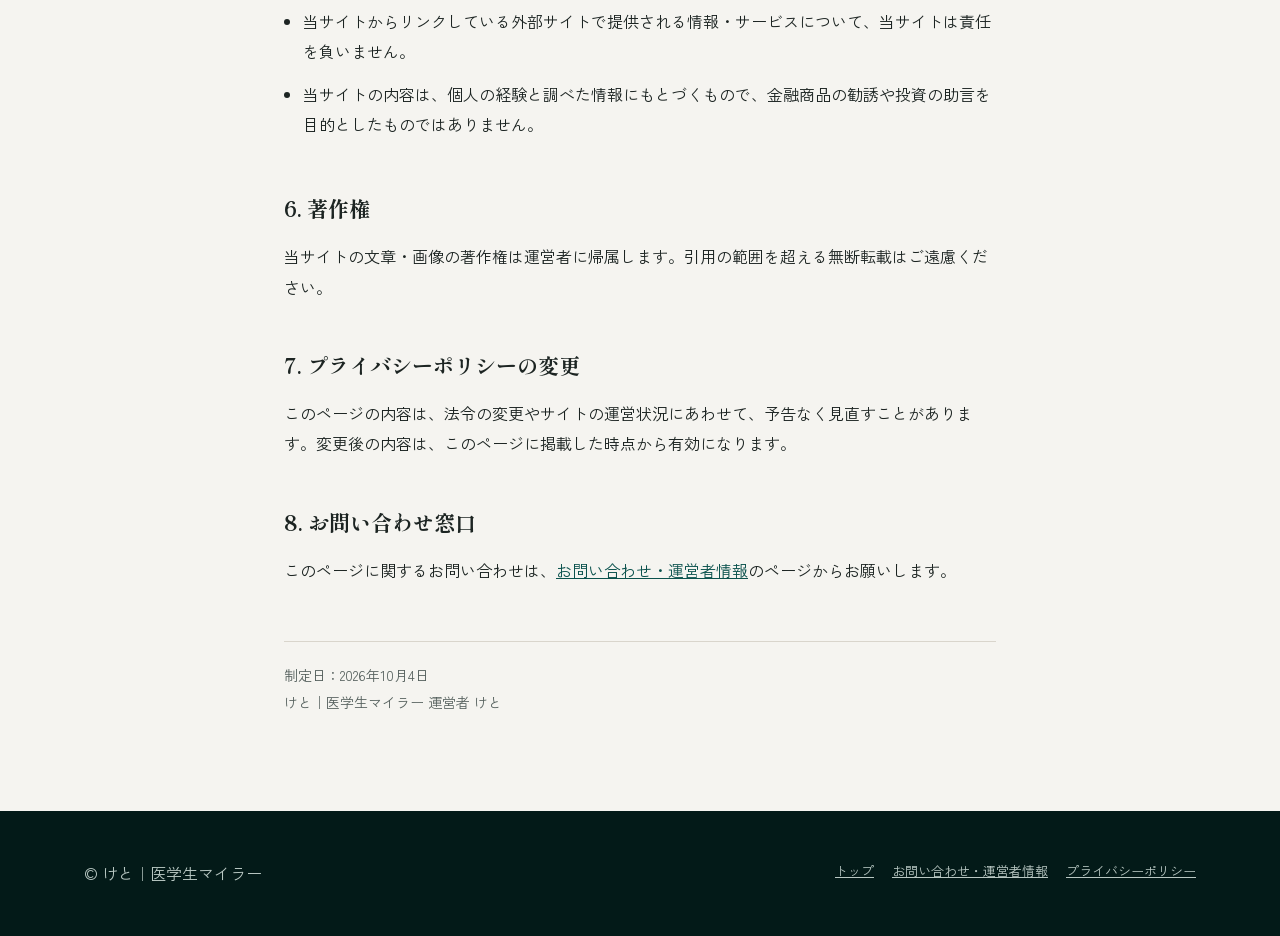
<file: privacy.html>
<!doctype html>
<html lang="ja">
<head>
<meta charset="utf-8">
<meta name="viewport" content="width=device-width, initial-scale=1">
<title>プライバシーポリシー・免責事項｜けと｜医学生マイラー</title>
<meta name="description" content="けと｜医学生マイラーの個人情報の取り扱い、広告・紹介リンク、免責事項について。">
<meta property="og:type" content="article">
<meta property="og:site_name" content="けと｜医学生マイラー">
<meta property="og:title" content="プライバシーポリシー・免責事項｜けと｜医学生マイラー">
<meta property="og:description" content="けと｜医学生マイラーの個人情報の取り扱い、広告・紹介リンク、免責事項について。">
<meta property="og:url" content="https://medical-mileage.github.io/privacy.html">
<meta property="og:image" content="https://medical-mileage.github.io/ogp.png">
<meta name="twitter:card" content="summary_large_image">
<link rel="icon" href="profile.png">
<link rel="preconnect" href="https://fonts.googleapis.com">
<link rel="preconnect" href="https://fonts.gstatic.com" crossorigin>
<link href="https://fonts.googleapis.com/css2?family=Shippori+Mincho+B1:wght@500;700&family=Zen+Kaku+Gothic+New:wght@400;500;700&family=Cormorant+Garamond:ital,wght@0,500;0,600;1,500&display=swap" rel="stylesheet">
<link rel="stylesheet" href="style.css">
</head>
<body>
<header class="site-header">
  <div class="wrap header-row">
    <a href="index.html" class="logo serif">けと｜医学生マイラー</a>
    <a href="index.html" class="back-link">← トップへ戻る</a>
  </div>
</header>
<main class="page-main">
<p class="latin kicker">PRIVACY POLICY</p>
<h1 class="serif">プライバシーポリシー・免責事項</h1>
<p style="margin: 20px 0 0; color: #55605D; font-size: 14px">けと｜医学生マイラー（以下「当サイト」）における、個人情報の取り扱い、広告の掲載、免責事項について定めます。</p>

<section>
<h2 class="serif">1. 個人情報の利用目的</h2>
<p style="margin: 0">お問い合わせの際に、お名前（ニックネーム）・メールアドレス・SNSアカウントなどの個人情報をいただく場合があります。いただいた個人情報は、お問い合わせへの回答や必要なご連絡のためにのみ利用し、それ以外の目的では利用しません。</p>
</section>

<section>
<h2 class="serif">2. 個人情報の第三者への提供</h2>
<p style="margin: 0">いただいた個人情報は、次の場合を除き、ご本人の同意なく第三者に提供しません。</p>
<ul style="margin: 8px 0 0; padding-left: 1.2em">
<li>法令にもとづく場合</li>
<li>人の生命・身体・財産の保護のために必要で、ご本人の同意を得ることが難しい場合</li>
</ul>
</section>

<section>
<h2 class="serif">3. 広告・紹介リンクについて</h2>
<p style="margin: 0">当サイトには広告（PR）が含まれます。具体的には次のものを掲載しています。</p>
<ul style="margin: 8px 0 0; padding-left: 1.2em; display: flex; flex-direction: column; gap: 6px">
<li>ポイントサイト等の友達紹介リンク・紹介コード（モッピー、ハピタス、ファンくる、ロータスマイル）。リンクやコードから登録された場合、運営者が紹介報酬を受け取ることがあります。</li>
<li>楽天ROOMなど、アフィリエイトプログラムによる商品の紹介。リンク先で商品を購入された場合、運営者が報酬を受け取ることがあります。</li>
</ul>
<p style="margin: 12px 0 0">これらのサービスでは、成果を確認するために Cookie（クッキー）が使われることがあります。Cookie にはお名前・メールアドレス・住所などの個人を特定する情報は含まれません。Cookie はブラウザの設定で無効にできます。</p>
<p style="margin: 12px 0 0">報酬の有無によって紹介する内容や評価を変えることはありません。</p>
</section>

<section>
<h2 class="serif">4. アクセス解析ツールについて</h2>
<p style="margin: 0">現在、当サイトではアクセス解析ツールを使用していません。導入する場合は、このページで内容をお知らせします。</p>
</section>

<section>
<h2 class="serif">5. 免責事項</h2>
<ul style="margin: 0; padding-left: 1.2em; display: flex; flex-direction: column; gap: 6px">
<li>当サイトの情報はできるかぎり正確に掲載するよう努めていますが、内容の正確性・最新性を保証するものではありません。</li>
<li>還元率・紹介特典・航空券の価格・マイルの交換条件などは、記録した時点のものです。各サービスの都合で予告なく変わるため、申し込みの前に必ず各サービスの公式ページでご確認ください。</li>
<li>当サイトの情報を利用したことで生じた損害について、当サイトは責任を負いかねます。</li>
<li>当サイトからリンクしている外部サイトで提供される情報・サービスについて、当サイトは責任を負いません。</li>
<li>当サイトの内容は、個人の経験と調べた情報にもとづくもので、金融商品の勧誘や投資の助言を目的としたものではありません。</li>
</ul>
</section>

<section>
<h2 class="serif">6. 著作権</h2>
<p style="margin: 0">当サイトの文章・画像の著作権は運営者に帰属します。引用の範囲を超える無断転載はご遠慮ください。</p>
</section>

<section>
<h2 class="serif">7. プライバシーポリシーの変更</h2>
<p style="margin: 0">このページの内容は、法令の変更やサイトの運営状況にあわせて、予告なく見直すことがあります。変更後の内容は、このページに掲載した時点から有効になります。</p>
</section>

<section>
<h2 class="serif">8. お問い合わせ窓口</h2>
<p style="margin: 0">このページに関するお問い合わせは、<a href="contact.html">お問い合わせ・運営者情報</a>のページからお願いします。</p>
</section>

<p style="margin: 56px 0 0; padding-top: 20px; border-top: 1px solid #D9D5CC; color: #55605D; font-size: 14px">制定日：2026年10月4日<br>けと｜医学生マイラー 運営者 けと</p>
</main>
<footer class="site-footer" style="margin-top:0">
  <div class="wrap footer-row">
    <span>© けと｜医学生マイラー</span>
    <nav aria-label="フッターメニュー">
      <a href="index.html">トップ</a>
      <a href="contact.html">お問い合わせ・運営者情報</a>
      <a href="privacy.html">プライバシーポリシー</a>
    </nav>
  </div>
</footer>
</body>
</html>
</file>
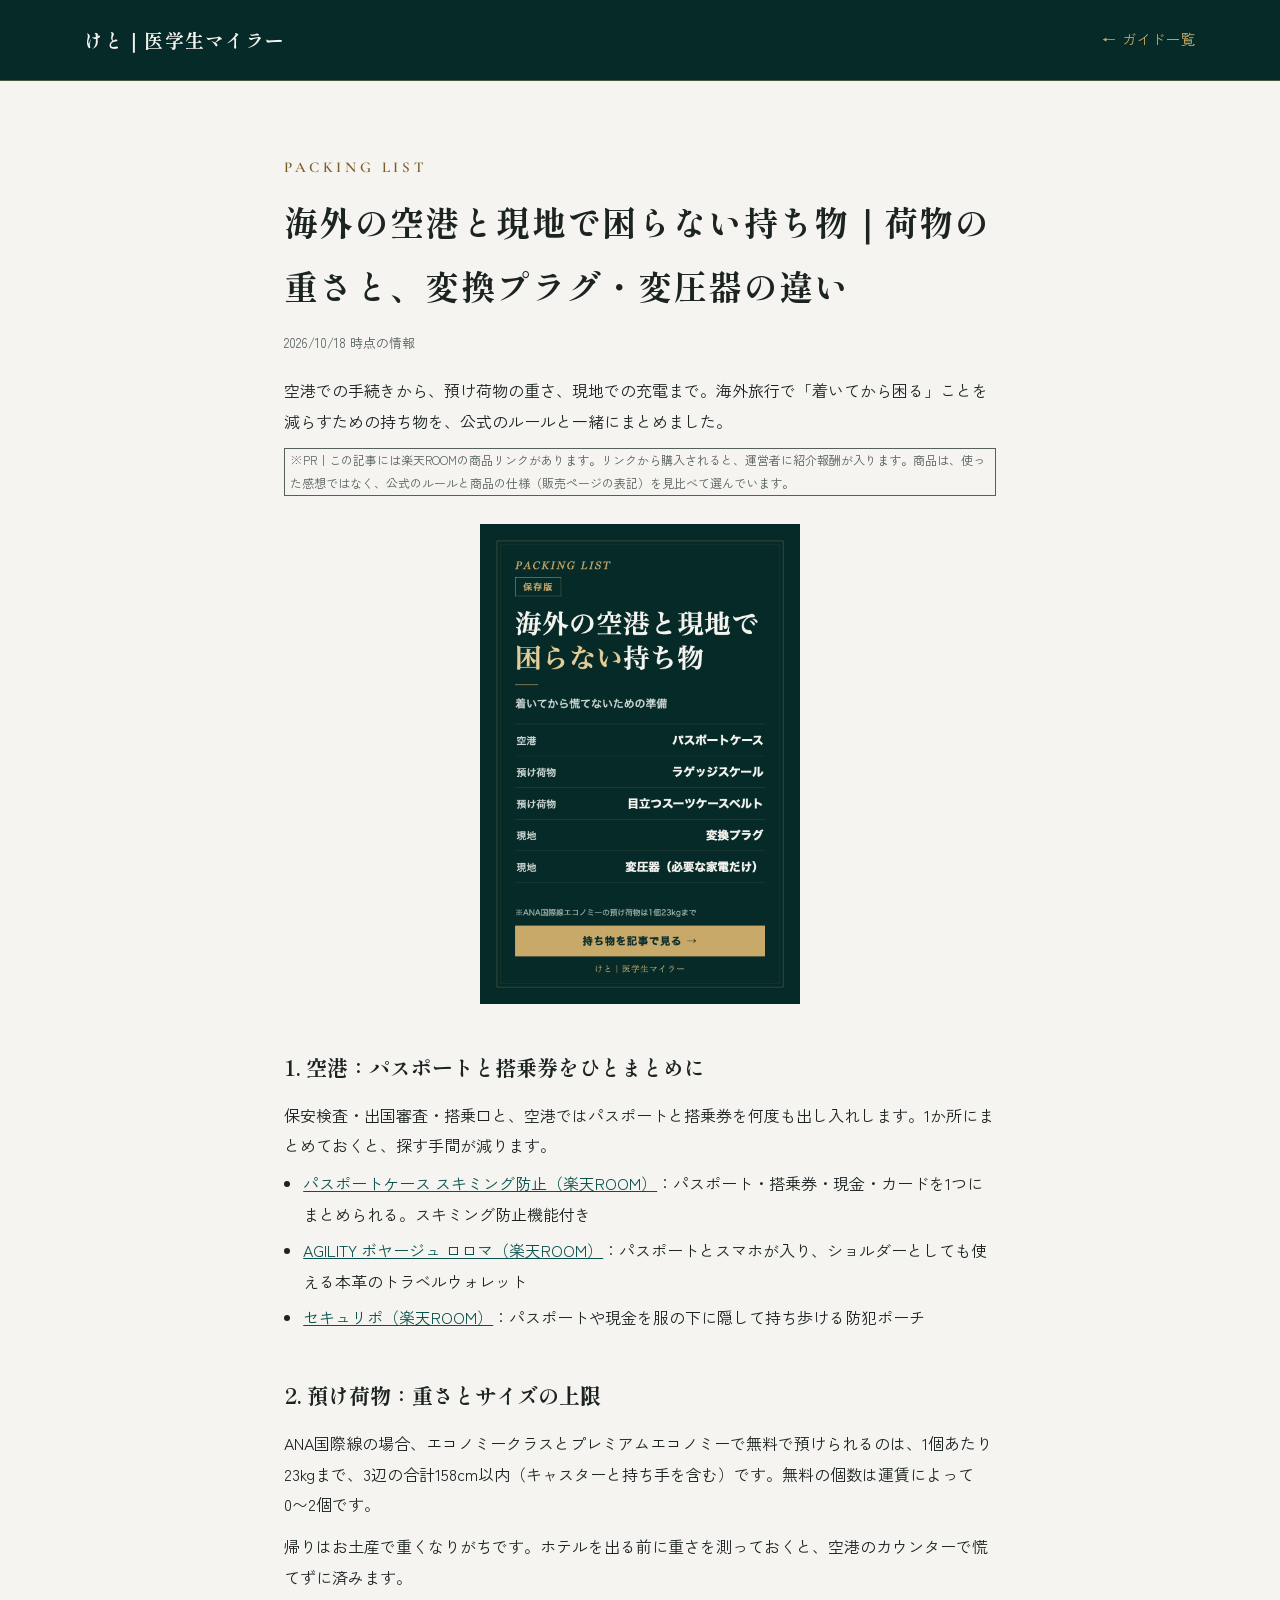
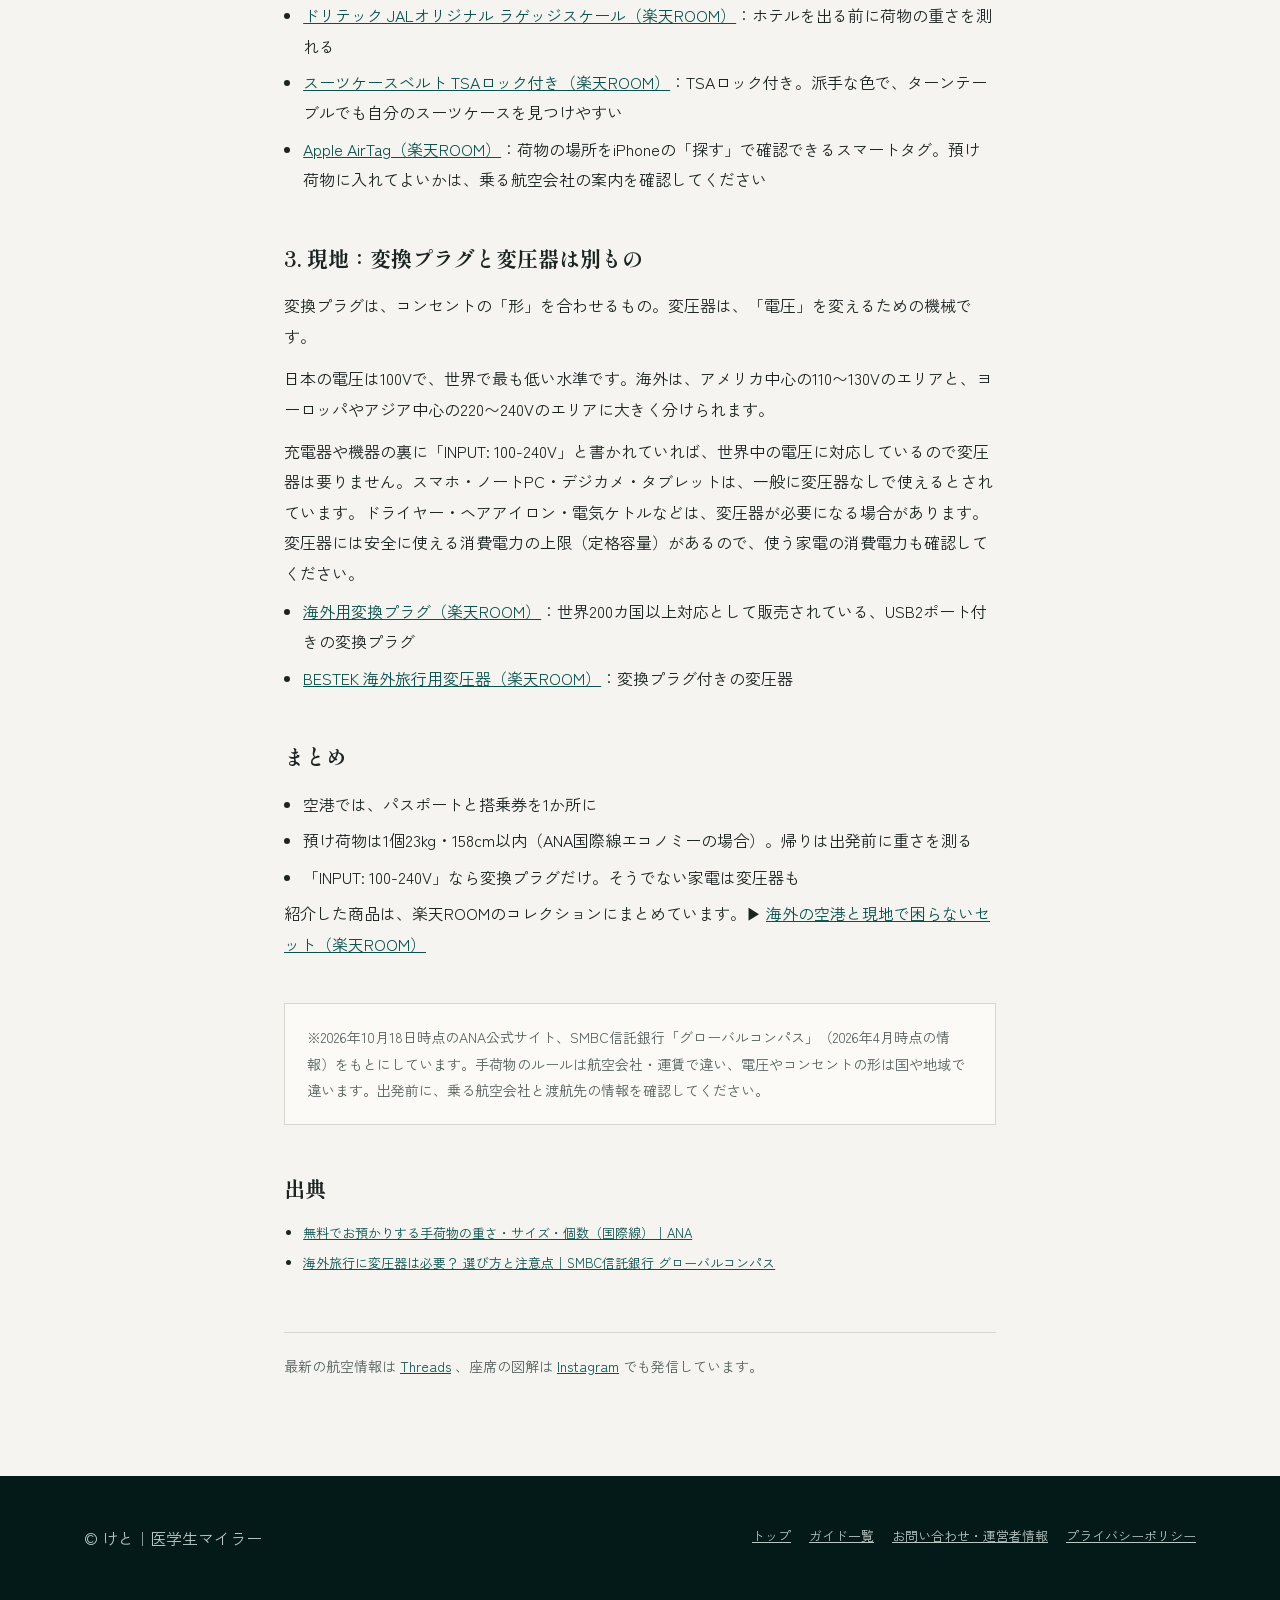
<file: guides/airport-and-abroad.html>
<!doctype html>
<html lang="ja">
<head>
<meta charset="utf-8">
<meta name="viewport" content="width=device-width, initial-scale=1">
<title>海外の空港と現地で困らない持ち物｜荷物の重さと、変換プラグ・変圧器の違い｜けと｜医学生マイラー</title>
<meta name="description" content="空港での手続き、預け荷物の重さとサイズ（ANA国際線は1個23kgまで）、現地での充電（変換プラグと変圧器の違い）。海外旅行で「着いてから困る」を減らす持ち物をまとめました。">
<link rel="canonical" href="https://medical-mileage.github.io/guides/airport-and-abroad.html">
<meta property="og:type" content="article">
<meta property="og:site_name" content="けと｜医学生マイラー">
<meta property="og:title" content="海外の空港と現地で困らない持ち物｜荷物の重さと、変換プラグ・変圧器の違い">
<meta property="og:description" content="空港での手続き、預け荷物の重さとサイズ（ANA国際線は1個23kgまで）、現地での充電（変換プラグと変圧器の違い）。海外旅行で「着いてから困る」を減らす持ち物をまとめました。">
<meta property="og:url" content="https://medical-mileage.github.io/guides/airport-and-abroad.html">
<meta property="og:image" content="https://medical-mileage.github.io/pins/airport-and-abroad-01.png">
<meta property="article:published_time" content="2026-10-18">
<meta name="twitter:card" content="summary_large_image">
<link rel="icon" href="../profile.png">
<link rel="preconnect" href="https://fonts.googleapis.com">
<link rel="preconnect" href="https://fonts.gstatic.com" crossorigin>
<link href="https://fonts.googleapis.com/css2?family=Shippori+Mincho+B1:wght@500;700&family=Zen+Kaku+Gothic+New:wght@400;500;700&family=Cormorant+Garamond:ital,wght@0,500;0,600;1,500&display=swap" rel="stylesheet">
<link rel="stylesheet" href="../style.css">
<style>
.guide .lead{margin-top:20px;font-size:16px}
.guide .updated{margin-top:12px;color:var(--muted);font-size:13px}
.guide section p+p{margin-top:12px}
.guide table{width:100%;border-collapse:collapse;margin-top:8px;font-size:14px}
.guide th,.guide td{border-bottom:1px solid var(--line);padding:10px 8px;text-align:left;vertical-align:top}
.guide th{color:var(--muted);font-weight:500;white-space:nowrap}
.guide .table-wrap{overflow-x:auto}
.guide .box{margin-top:44px;padding:20px 22px;background:var(--paper);border:1px solid var(--line);font-size:14px;color:var(--muted)}
.guide .sources li{font-size:13px;word-break:break-all}
.guide .pin-img{display:block;width:100%;max-width:320px;margin:28px auto 0}
.guide .pr{margin-top:12px;font-size:12px;color:var(--muted)}
.guide-list{list-style:none;padding:0!important}
.guide-list li{margin:0;border-bottom:1px solid var(--line)}
.guide-list a{display:block;padding:18px 0;text-decoration:none}
.guide-list small{display:block;color:var(--muted)}
</style>
</head>
<body>
<header class="site-header">
  <div class="wrap header-row">
    <a href="../index.html" class="logo serif">けと｜医学生マイラー</a>
    <a href="index.html" class="back-link">← ガイド一覧</a>
  </div>
</header>

<main class="page-main guide">
<p class="latin kicker">PACKING LIST</p>
<h1 class="serif">海外の空港と現地で困らない持ち物｜荷物の重さと、変換プラグ・変圧器の違い</h1>
<p class="updated">2026/10/18 時点の情報</p>
<p class="lead">空港での手続きから、預け荷物の重さ、現地での充電まで。海外旅行で「着いてから困る」ことを減らすための持ち物を、公式のルールと一緒にまとめました。</p>
<p class="pr">※PR｜この記事には楽天ROOMの商品リンクがあります。リンクから購入されると、運営者に紹介報酬が入ります。商品は、使った感想ではなく、公式のルールと商品の仕様（販売ページの表記）を見比べて選んでいます。</p>
<img class="pin-img" src="../pins/airport-and-abroad-01.png" alt="海外の空港と現地で困らない持ち物｜荷物の重さと、変換プラグ・変圧器の違い">
<section><h2 class="serif">1. 空港：パスポートと搭乗券をひとまとめに</h2><p>保安検査・出国審査・搭乗口と、空港ではパスポートと搭乗券を何度も出し入れします。1か所にまとめておくと、探す手間が減ります。</p><ul><li><a href="https://room.rakuten.co.jp/room_0b385471fb/1700390541214194" target="_blank" rel="sponsored noopener">パスポートケース スキミング防止（楽天ROOM）</a>：パスポート・搭乗券・現金・カードを1つにまとめられる。スキミング防止機能付き</li><li><a href="https://room.rakuten.co.jp/room_0b385471fb/1700395616915364" target="_blank" rel="sponsored noopener">AGILITY ボヤージュ ロロマ（楽天ROOM）</a>：パスポートとスマホが入り、ショルダーとしても使える本革のトラベルウォレット</li><li><a href="https://room.rakuten.co.jp/room_0b385471fb/1700390541443170" target="_blank" rel="sponsored noopener">セキュリポ（楽天ROOM）</a>：パスポートや現金を服の下に隠して持ち歩ける防犯ポーチ</li></ul></section>
<section><h2 class="serif">2. 預け荷物：重さとサイズの上限</h2><p>ANA国際線の場合、エコノミークラスとプレミアムエコノミーで無料で預けられるのは、1個あたり23kgまで、3辺の合計158cm以内（キャスターと持ち手を含む）です。無料の個数は運賃によって0〜2個です。</p><p>帰りはお土産で重くなりがちです。ホテルを出る前に重さを測っておくと、空港のカウンターで慌てずに済みます。</p><ul><li><a href="https://room.rakuten.co.jp/room_0b385471fb/1700390540927377" target="_blank" rel="sponsored noopener">ドリテック JALオリジナル ラゲッジスケール（楽天ROOM）</a>：ホテルを出る前に荷物の重さを測れる</li><li><a href="https://room.rakuten.co.jp/room_0b385471fb/1700390605386359" target="_blank" rel="sponsored noopener">スーツケースベルト TSAロック付き（楽天ROOM）</a>：TSAロック付き。派手な色で、ターンテーブルでも自分のスーツケースを見つけやすい</li><li><a href="https://room.rakuten.co.jp/room_0b385471fb/1700396542758314" target="_blank" rel="sponsored noopener">Apple AirTag（楽天ROOM）</a>：荷物の場所をiPhoneの「探す」で確認できるスマートタグ。預け荷物に入れてよいかは、乗る航空会社の案内を確認してください</li></ul></section>
<section><h2 class="serif">3. 現地：変換プラグと変圧器は別もの</h2><p>変換プラグは、コンセントの「形」を合わせるもの。変圧器は、「電圧」を変えるための機械です。</p><p>日本の電圧は100Vで、世界で最も低い水準です。海外は、アメリカ中心の110〜130Vのエリアと、ヨーロッパやアジア中心の220〜240Vのエリアに大きく分けられます。</p><p>充電器や機器の裏に「INPUT: 100-240V」と書かれていれば、世界中の電圧に対応しているので変圧器は要りません。スマホ・ノートPC・デジカメ・タブレットは、一般に変圧器なしで使えるとされています。ドライヤー・ヘアアイロン・電気ケトルなどは、変圧器が必要になる場合があります。変圧器には安全に使える消費電力の上限（定格容量）があるので、使う家電の消費電力も確認してください。</p><ul><li><a href="https://room.rakuten.co.jp/room_0b385471fb/1700390540504265" target="_blank" rel="sponsored noopener">海外用変換プラグ（楽天ROOM）</a>：世界200カ国以上対応として販売されている、USB2ポート付きの変換プラグ</li><li><a href="https://room.rakuten.co.jp/room_0b385471fb/1700390605834410" target="_blank" rel="sponsored noopener">BESTEK 海外旅行用変圧器（楽天ROOM）</a>：変換プラグ付きの変圧器</li></ul></section>
<section><h2 class="serif">まとめ</h2><ul><li>空港では、パスポートと搭乗券を1か所に</li><li>預け荷物は1個23kg・158cm以内（ANA国際線エコノミーの場合）。帰りは出発前に重さを測る</li><li>「INPUT: 100-240V」なら変換プラグだけ。そうでない家電は変圧器も</li></ul><p>紹介した商品は、楽天ROOMのコレクションにまとめています。▶ <a href="https://room.rakuten.co.jp/room_0b385471fb/collection/1800012739164772" target="_blank" rel="sponsored noopener">海外の空港と現地で困らないセット（楽天ROOM）</a></p></section>
<div class="box">※2026年10月18日時点のANA公式サイト、SMBC信託銀行「グローバルコンパス」（2026年4月時点の情報）をもとにしています。手荷物のルールは航空会社・運賃で違い、電圧やコンセントの形は国や地域で違います。出発前に、乗る航空会社と渡航先の情報を確認してください。</div>
<section><h2 class="serif">出典</h2><ul class="sources"><li><a href="https://www.ana.co.jp/ja/jp/international/prepare/baggage/checked-in/baggage-free.html" target="_blank" rel="noopener">無料でお預かりする手荷物の重さ・サイズ・個数（国際線）｜ANA</a></li><li><a href="https://www.smbctb.co.jp/globalcompass/tips/voltage-converter/" target="_blank" rel="noopener">海外旅行に変圧器は必要？ 選び方と注意点｜SMBC信託銀行 グローバルコンパス</a></li></ul></section>
<p style="margin-top:56px;padding-top:20px;border-top:1px solid var(--line);color:var(--muted);font-size:14px">最新の航空情報は <a href="https://www.threads.com/@medical_mileage" target="_blank" rel="noopener">Threads</a> 、座席の図解は <a href="https://www.instagram.com/medical_mileage/" target="_blank" rel="noopener">Instagram</a> でも発信しています。</p>
</main>
<footer class="site-footer" style="margin-top:0">
  <div class="wrap footer-row">
    <span>© けと｜医学生マイラー</span>
    <nav aria-label="フッターメニュー">
      <a href="../index.html">トップ</a>
      <a href="index.html">ガイド一覧</a>
      <a href="../contact.html">お問い合わせ・運営者情報</a>
      <a href="../privacy.html">プライバシーポリシー</a>
    </nav>
  </div>
</footer>
</body>
</html>
</file>
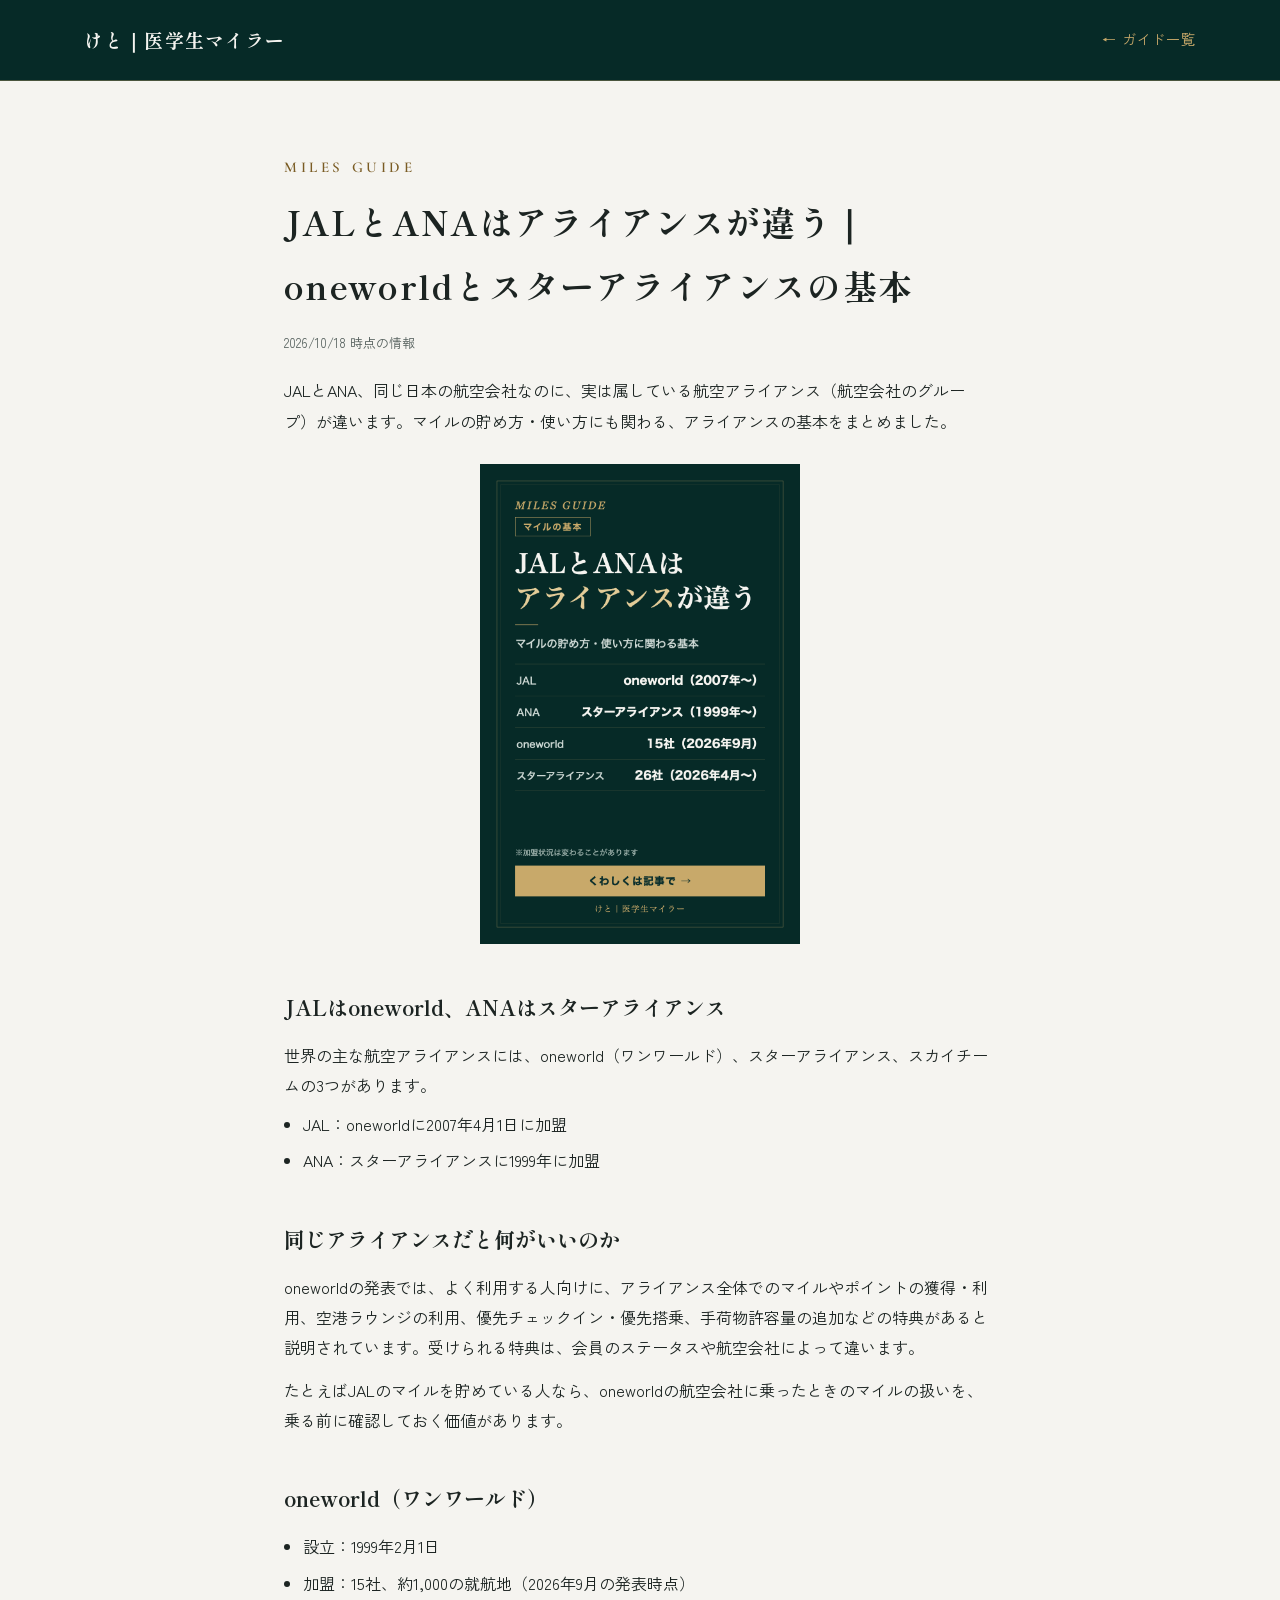
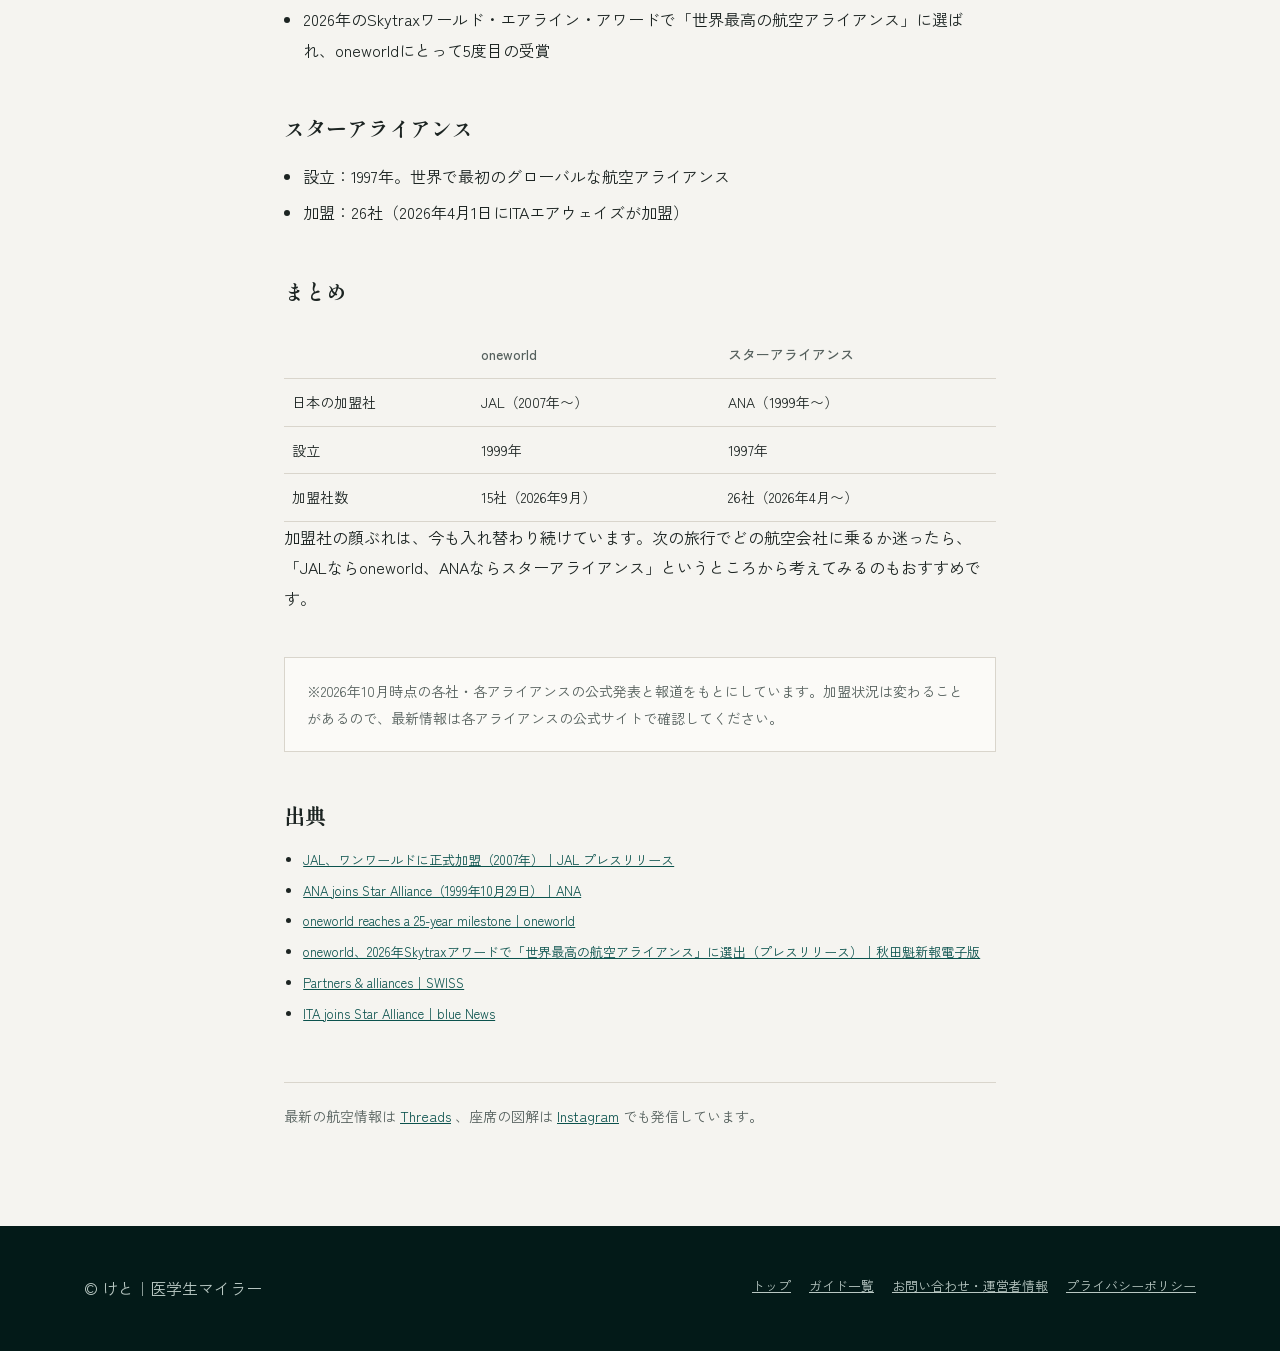
<file: guides/alliance-basics.html>
<!doctype html>
<html lang="ja">
<head>
<meta charset="utf-8">
<meta name="viewport" content="width=device-width, initial-scale=1">
<title>JALとANAはアライアンスが違う｜oneworldとスターアライアンスの基本｜けと｜医学生マイラー</title>
<meta name="description" content="JALはoneworld、ANAはスターアライアンス。航空アライアンスの基本と、2026年時点の加盟社数、同じアライアンスで受けられる特典を公式発表からまとめました。">
<link rel="canonical" href="https://medical-mileage.github.io/guides/alliance-basics.html">
<meta property="og:type" content="article">
<meta property="og:site_name" content="けと｜医学生マイラー">
<meta property="og:title" content="JALとANAはアライアンスが違う｜oneworldとスターアライアンスの基本">
<meta property="og:description" content="JALはoneworld、ANAはスターアライアンス。航空アライアンスの基本と、2026年時点の加盟社数、同じアライアンスで受けられる特典を公式発表からまとめました。">
<meta property="og:url" content="https://medical-mileage.github.io/guides/alliance-basics.html">
<meta property="og:image" content="https://medical-mileage.github.io/pins/alliance-basics-01.png">
<meta property="article:published_time" content="2026-10-18">
<meta name="twitter:card" content="summary_large_image">
<link rel="icon" href="../profile.png">
<link rel="preconnect" href="https://fonts.googleapis.com">
<link rel="preconnect" href="https://fonts.gstatic.com" crossorigin>
<link href="https://fonts.googleapis.com/css2?family=Shippori+Mincho+B1:wght@500;700&family=Zen+Kaku+Gothic+New:wght@400;500;700&family=Cormorant+Garamond:ital,wght@0,500;0,600;1,500&display=swap" rel="stylesheet">
<link rel="stylesheet" href="../style.css">
<style>
.guide .lead{margin-top:20px;font-size:16px}
.guide .updated{margin-top:12px;color:var(--muted);font-size:13px}
.guide section p+p{margin-top:12px}
.guide table{width:100%;border-collapse:collapse;margin-top:8px;font-size:14px}
.guide th,.guide td{border-bottom:1px solid var(--line);padding:10px 8px;text-align:left;vertical-align:top}
.guide th{color:var(--muted);font-weight:500;white-space:nowrap}
.guide .table-wrap{overflow-x:auto}
.guide .box{margin-top:44px;padding:20px 22px;background:var(--paper);border:1px solid var(--line);font-size:14px;color:var(--muted)}
.guide .sources li{font-size:13px;word-break:break-all}
.guide .pin-img{display:block;width:100%;max-width:320px;margin:28px auto 0}
.guide .pr{margin-top:12px;font-size:12px;color:var(--muted)}
.guide-list{list-style:none;padding:0!important}
.guide-list li{margin:0;border-bottom:1px solid var(--line)}
.guide-list a{display:block;padding:18px 0;text-decoration:none}
.guide-list small{display:block;color:var(--muted)}
</style>
</head>
<body>
<header class="site-header">
  <div class="wrap header-row">
    <a href="../index.html" class="logo serif">けと｜医学生マイラー</a>
    <a href="index.html" class="back-link">← ガイド一覧</a>
  </div>
</header>

<main class="page-main guide">
<p class="latin kicker">MILES GUIDE</p>
<h1 class="serif">JALとANAはアライアンスが違う｜oneworldとスターアライアンスの基本</h1>
<p class="updated">2026/10/18 時点の情報</p>
<p class="lead">JALとANA、同じ日本の航空会社なのに、実は属している航空アライアンス（航空会社のグループ）が違います。マイルの貯め方・使い方にも関わる、アライアンスの基本をまとめました。</p>

<img class="pin-img" src="../pins/alliance-basics-01.png" alt="JALとANAはアライアンスが違う｜oneworldとスターアライアンスの基本">
<section><h2 class="serif">JALはoneworld、ANAはスターアライアンス</h2><p>世界の主な航空アライアンスには、oneworld（ワンワールド）、スターアライアンス、スカイチームの3つがあります。</p><ul><li>JAL：oneworldに2007年4月1日に加盟</li><li>ANA：スターアライアンスに1999年に加盟</li></ul></section>
<section><h2 class="serif">同じアライアンスだと何がいいのか</h2><p>oneworldの発表では、よく利用する人向けに、アライアンス全体でのマイルやポイントの獲得・利用、空港ラウンジの利用、優先チェックイン・優先搭乗、手荷物許容量の追加などの特典があると説明されています。受けられる特典は、会員のステータスや航空会社によって違います。</p><p>たとえばJALのマイルを貯めている人なら、oneworldの航空会社に乗ったときのマイルの扱いを、乗る前に確認しておく価値があります。</p></section>
<section><h2 class="serif">oneworld（ワンワールド）</h2><ul><li>設立：1999年2月1日</li><li>加盟：15社、約1,000の就航地（2026年9月の発表時点）</li><li>2026年のSkytraxワールド・エアライン・アワードで「世界最高の航空アライアンス」に選ばれ、oneworldにとって5度目の受賞</li></ul></section>
<section><h2 class="serif">スターアライアンス</h2><ul><li>設立：1997年。世界で最初のグローバルな航空アライアンス</li><li>加盟：26社（2026年4月1日にITAエアウェイズが加盟）</li></ul></section>
<section><h2 class="serif">まとめ</h2><div class="table-wrap"><table><thead><tr><th></th><th>oneworld</th><th>スターアライアンス</th></tr></thead><tbody><tr><td>日本の加盟社</td><td>JAL（2007年〜）</td><td>ANA（1999年〜）</td></tr><tr><td>設立</td><td>1999年</td><td>1997年</td></tr><tr><td>加盟社数</td><td>15社（2026年9月）</td><td>26社（2026年4月〜）</td></tr></tbody></table></div><p>加盟社の顔ぶれは、今も入れ替わり続けています。次の旅行でどの航空会社に乗るか迷ったら、「JALならoneworld、ANAならスターアライアンス」というところから考えてみるのもおすすめです。</p></section>
<div class="box">※2026年10月時点の各社・各アライアンスの公式発表と報道をもとにしています。加盟状況は変わることがあるので、最新情報は各アライアンスの公式サイトで確認してください。</div>
<section><h2 class="serif">出典</h2><ul class="sources"><li><a href="https://press.jal.co.jp/ja/release/200702/000370.html" target="_blank" rel="noopener">JAL、ワンワールドに正式加盟（2007年）｜JAL プレスリリース</a></li><li><a href="https://www.ana.co.jp/eng/aboutana/press/1999/991029-1.html" target="_blank" rel="noopener">ANA joins Star Alliance（1999年10月29日）｜ANA</a></li><li><a href="https://www.oneworld.com/news/2024-02-01-oneworld-reaches-a-25-year-milestone-having-flown-nearly-nine-billion-customers-since-1999" target="_blank" rel="noopener">oneworld reaches a 25-year milestone｜oneworld</a></li><li><a href="https://www.sakigake.jp/news/article/20260924PR0044/" target="_blank" rel="noopener">oneworld、2026年Skytraxアワードで「世界最高の航空アライアンス」に選出（プレスリリース）｜秋田魁新報電子版</a></li><li><a href="https://www.swiss.com/corporate/en/company/partners-alliances" target="_blank" rel="noopener">Partners &amp; alliances｜SWISS</a></li><li><a href="https://www.bluewin.ch/en/news/ita-joins-star-alliance-li.3170345" target="_blank" rel="noopener">ITA joins Star Alliance｜blue News</a></li></ul></section>
<p style="margin-top:56px;padding-top:20px;border-top:1px solid var(--line);color:var(--muted);font-size:14px">最新の航空情報は <a href="https://www.threads.com/@medical_mileage" target="_blank" rel="noopener">Threads</a> 、座席の図解は <a href="https://www.instagram.com/medical_mileage/" target="_blank" rel="noopener">Instagram</a> でも発信しています。</p>
</main>
<footer class="site-footer" style="margin-top:0">
  <div class="wrap footer-row">
    <span>© けと｜医学生マイラー</span>
    <nav aria-label="フッターメニュー">
      <a href="../index.html">トップ</a>
      <a href="index.html">ガイド一覧</a>
      <a href="../contact.html">お問い合わせ・運営者情報</a>
      <a href="../privacy.html">プライバシーポリシー</a>
    </nav>
  </div>
</footer>
</body>
</html>
</file>
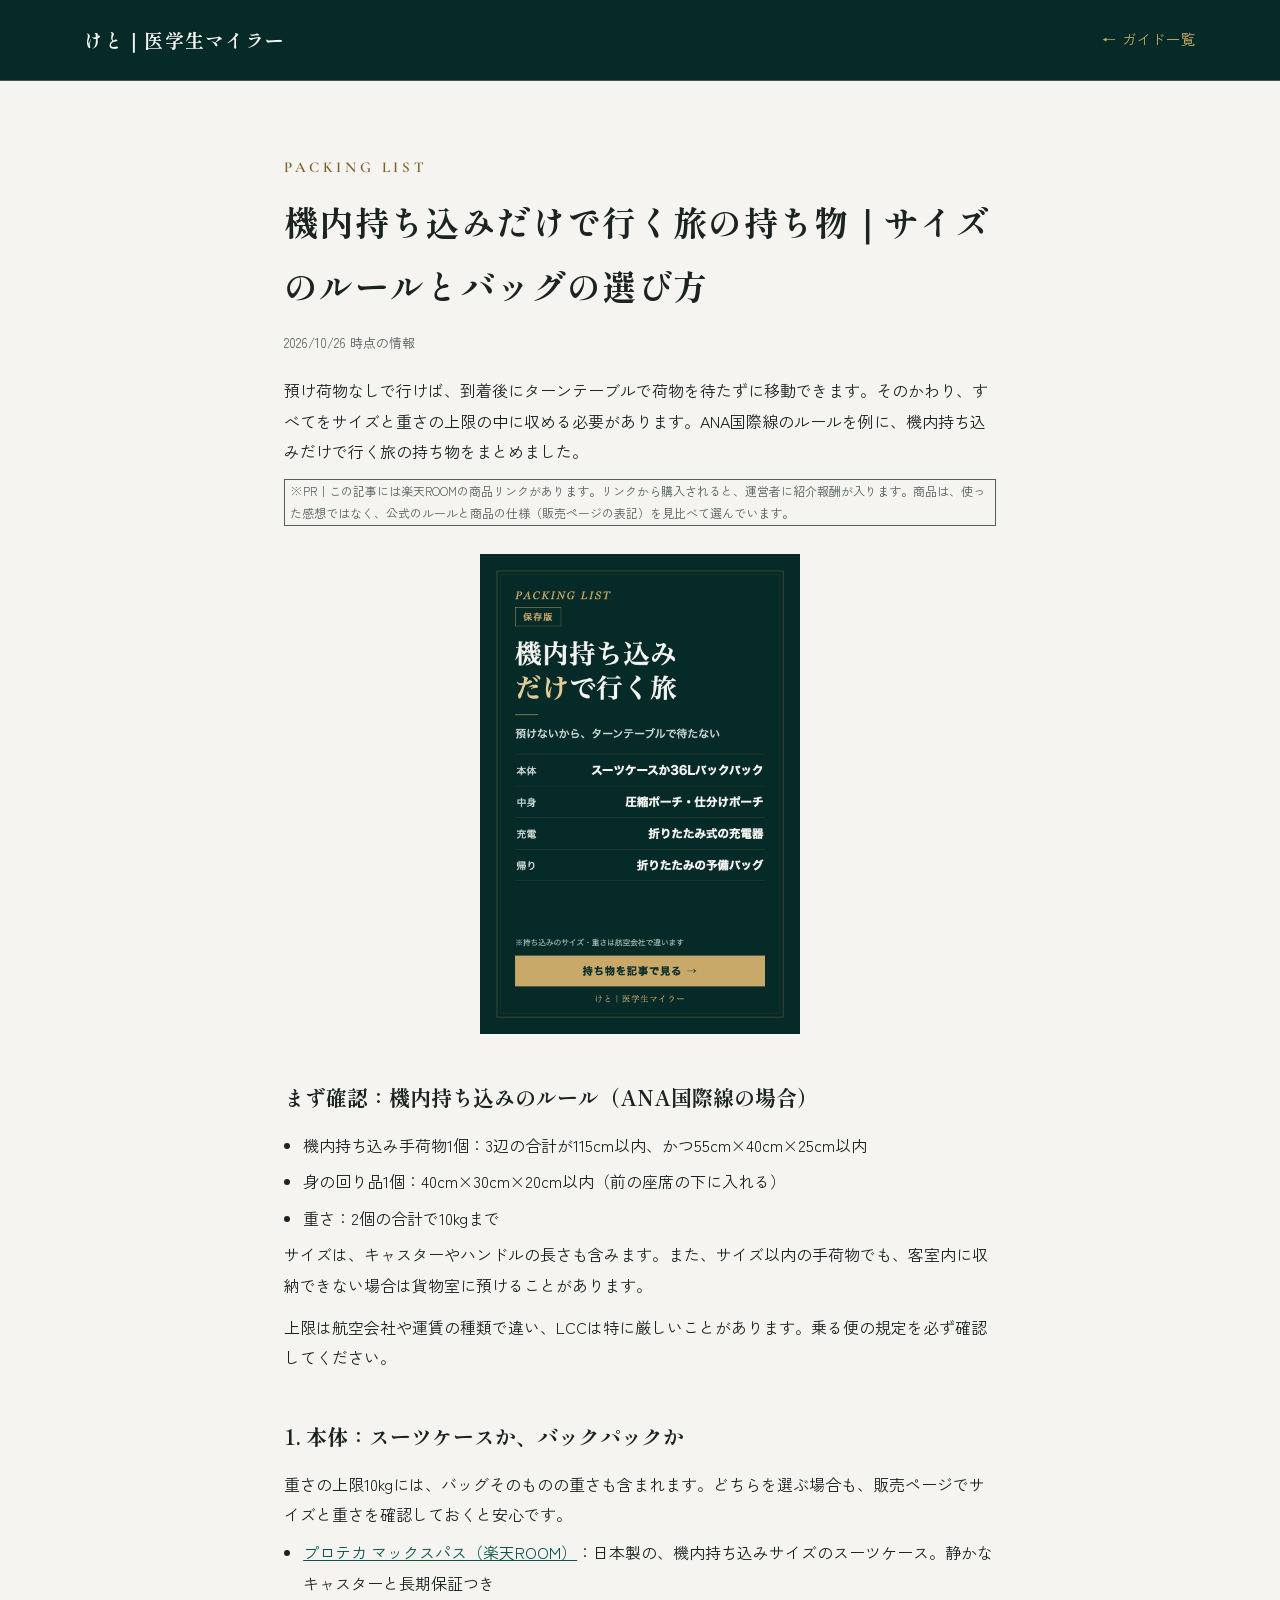
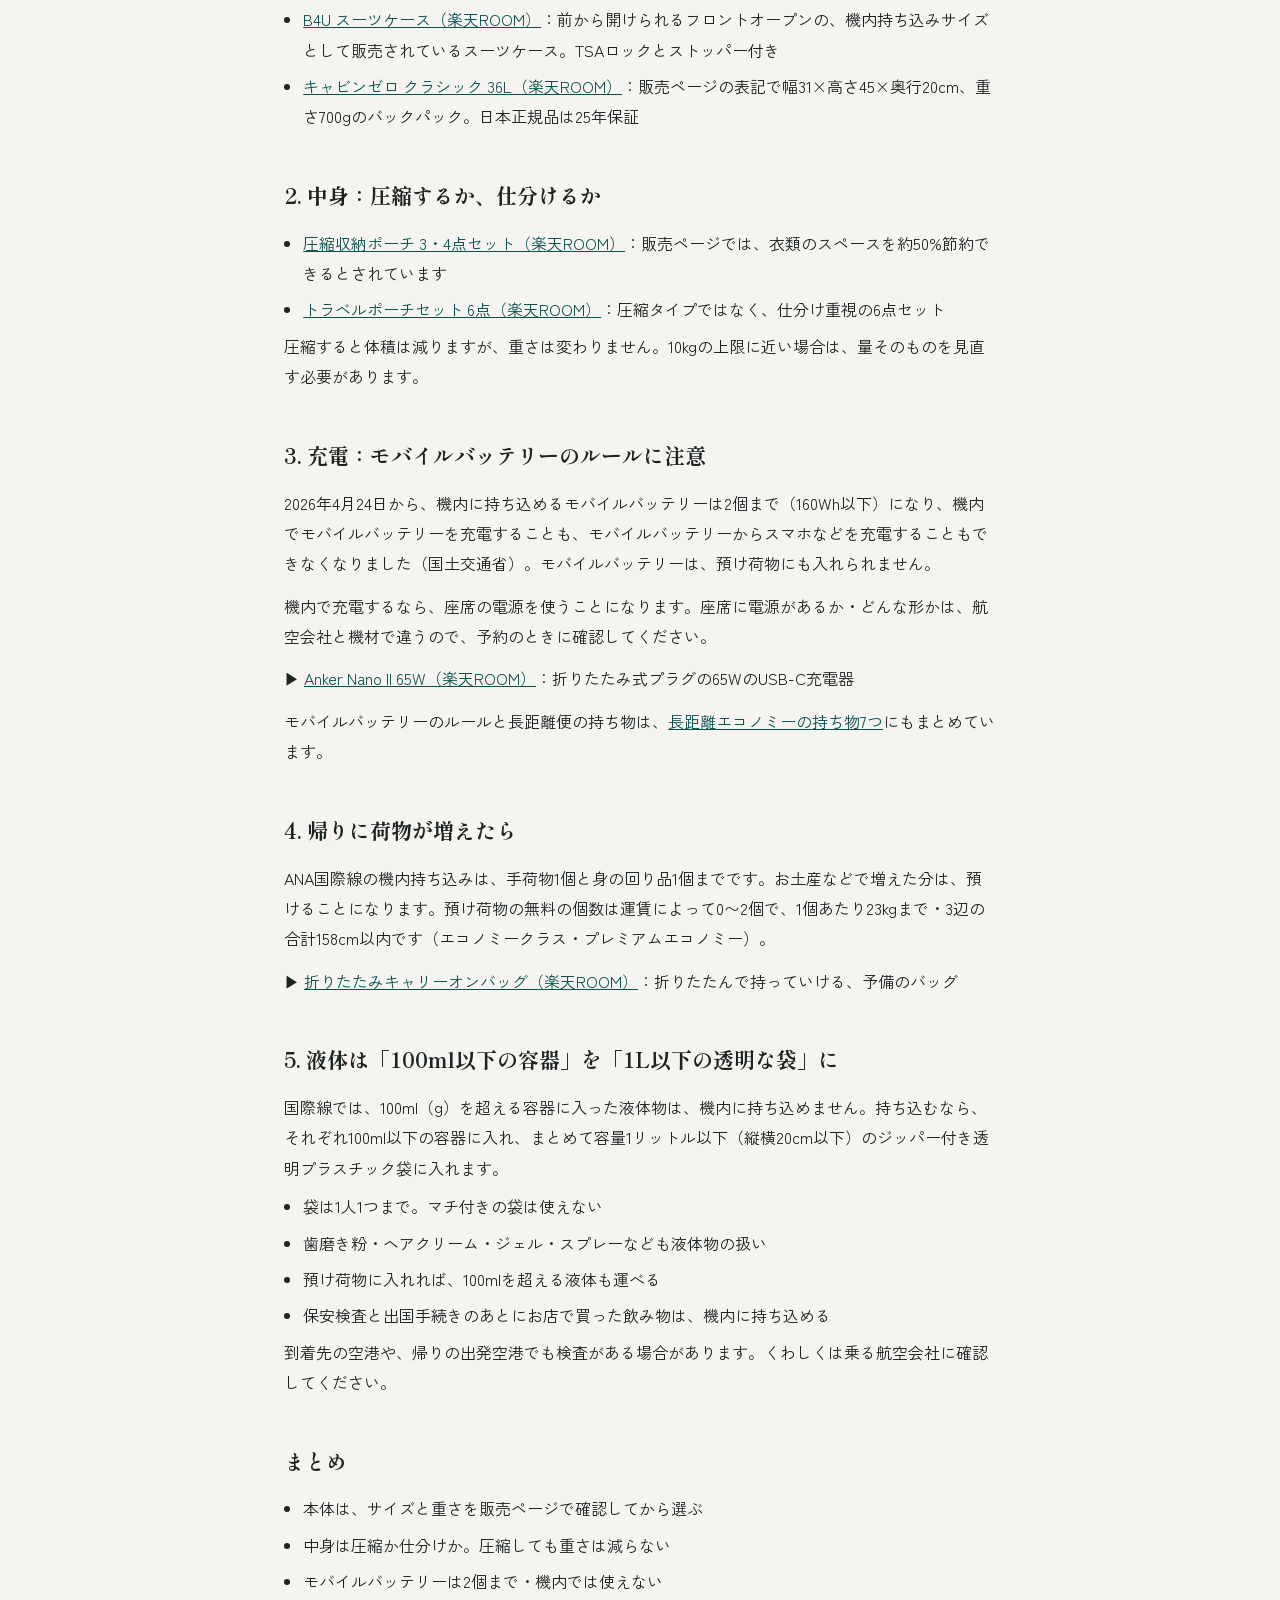
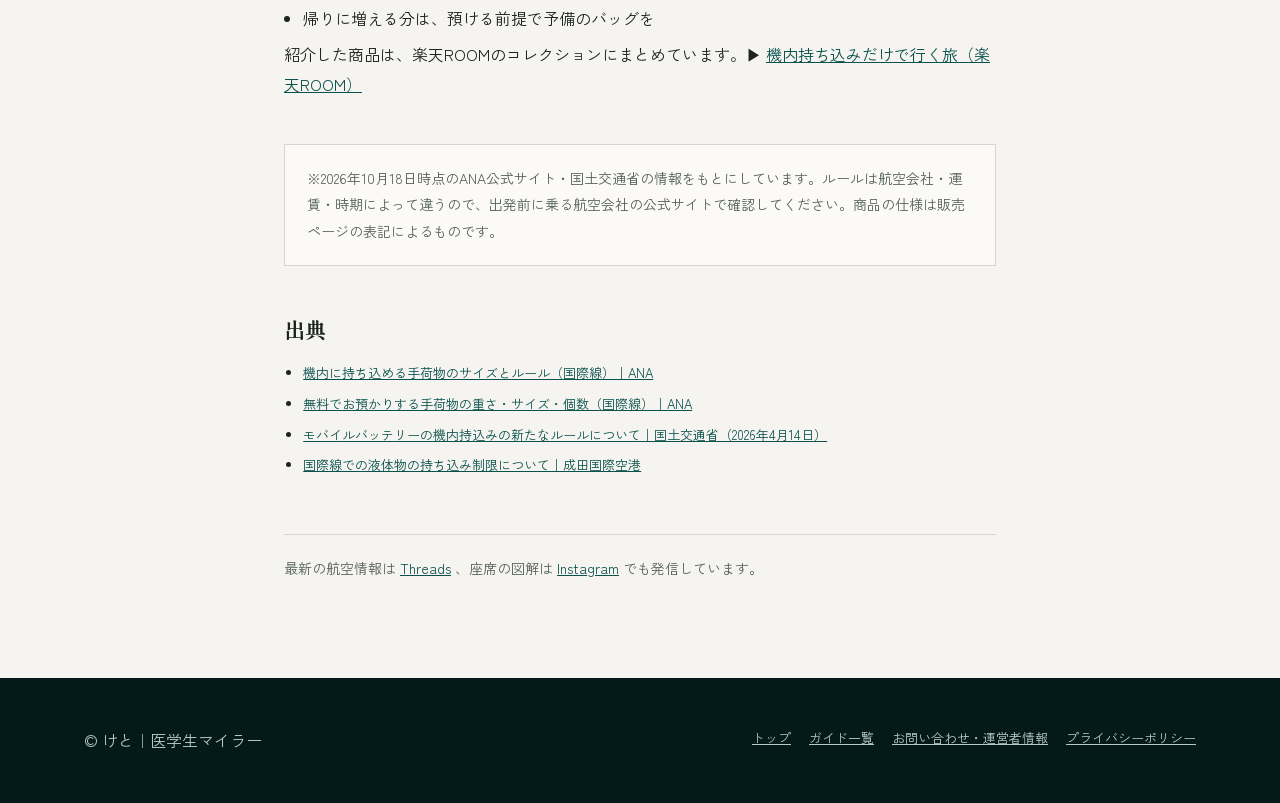
<file: guides/carry-on-only.html>
<!doctype html>
<html lang="ja">
<head>
<meta charset="utf-8">
<meta name="viewport" content="width=device-width, initial-scale=1">
<title>機内持ち込みだけで行く旅の持ち物｜サイズのルールとバッグの選び方｜けと｜医学生マイラー</title>
<meta name="description" content="預け荷物なしで海外へ。ANA国際線の機内持ち込みのルール（55×40×25cm・合計10kg）を例に、スーツケースかバックパックか、中身のまとめ方、充電、帰りの荷物までまとめました。">
<link rel="canonical" href="https://medical-mileage.github.io/guides/carry-on-only.html">
<meta property="og:type" content="article">
<meta property="og:site_name" content="けと｜医学生マイラー">
<meta property="og:title" content="機内持ち込みだけで行く旅の持ち物｜サイズのルールとバッグの選び方">
<meta property="og:description" content="預け荷物なしで海外へ。ANA国際線の機内持ち込みのルール（55×40×25cm・合計10kg）を例に、スーツケースかバックパックか、中身のまとめ方、充電、帰りの荷物までまとめました。">
<meta property="og:url" content="https://medical-mileage.github.io/guides/carry-on-only.html">
<meta property="og:image" content="https://medical-mileage.github.io/pins/carry-on-only-01.png">
<meta property="article:published_time" content="2026-10-26">
<meta name="twitter:card" content="summary_large_image">
<link rel="icon" href="../profile.png">
<link rel="preconnect" href="https://fonts.googleapis.com">
<link rel="preconnect" href="https://fonts.gstatic.com" crossorigin>
<link href="https://fonts.googleapis.com/css2?family=Shippori+Mincho+B1:wght@500;700&family=Zen+Kaku+Gothic+New:wght@400;500;700&family=Cormorant+Garamond:ital,wght@0,500;0,600;1,500&display=swap" rel="stylesheet">
<link rel="stylesheet" href="../style.css">
<style>
.guide .lead{margin-top:20px;font-size:16px}
.guide .updated{margin-top:12px;color:var(--muted);font-size:13px}
.guide section p+p{margin-top:12px}
.guide table{width:100%;border-collapse:collapse;margin-top:8px;font-size:14px}
.guide th,.guide td{border-bottom:1px solid var(--line);padding:10px 8px;text-align:left;vertical-align:top}
.guide th{color:var(--muted);font-weight:500;white-space:nowrap}
.guide .table-wrap{overflow-x:auto}
.guide .box{margin-top:44px;padding:20px 22px;background:var(--paper);border:1px solid var(--line);font-size:14px;color:var(--muted)}
.guide .sources li{font-size:13px;word-break:break-all}
.guide .pin-img{display:block;width:100%;max-width:320px;margin:28px auto 0}
.guide .pr{margin-top:12px;font-size:12px;color:var(--muted)}
.guide-list{list-style:none;padding:0!important}
.guide-list li{margin:0;border-bottom:1px solid var(--line)}
.guide-list a{display:block;padding:18px 0;text-decoration:none}
.guide-list small{display:block;color:var(--muted)}
</style>
</head>
<body>
<header class="site-header">
  <div class="wrap header-row">
    <a href="../index.html" class="logo serif">けと｜医学生マイラー</a>
    <a href="index.html" class="back-link">← ガイド一覧</a>
  </div>
</header>

<main class="page-main guide">
<p class="latin kicker">PACKING LIST</p>
<h1 class="serif">機内持ち込みだけで行く旅の持ち物｜サイズのルールとバッグの選び方</h1>
<p class="updated">2026/10/26 時点の情報</p>
<p class="lead">預け荷物なしで行けば、到着後にターンテーブルで荷物を待たずに移動できます。そのかわり、すべてをサイズと重さの上限の中に収める必要があります。ANA国際線のルールを例に、機内持ち込みだけで行く旅の持ち物をまとめました。</p>
<p class="pr">※PR｜この記事には楽天ROOMの商品リンクがあります。リンクから購入されると、運営者に紹介報酬が入ります。商品は、使った感想ではなく、公式のルールと商品の仕様（販売ページの表記）を見比べて選んでいます。</p>
<img class="pin-img" src="../pins/carry-on-only-01.png" alt="機内持ち込みだけで行く旅の持ち物｜サイズのルールとバッグの選び方">
<section><h2 class="serif">まず確認：機内持ち込みのルール（ANA国際線の場合）</h2><ul><li>機内持ち込み手荷物1個：3辺の合計が115cm以内、かつ55cm×40cm×25cm以内</li><li>身の回り品1個：40cm×30cm×20cm以内（前の座席の下に入れる）</li><li>重さ：2個の合計で10kgまで</li></ul><p>サイズは、キャスターやハンドルの長さも含みます。また、サイズ以内の手荷物でも、客室内に収納できない場合は貨物室に預けることがあります。</p><p>上限は航空会社や運賃の種類で違い、LCCは特に厳しいことがあります。乗る便の規定を必ず確認してください。</p></section>
<section><h2 class="serif">1. 本体：スーツケースか、バックパックか</h2><p>重さの上限10kgには、バッグそのものの重さも含まれます。どちらを選ぶ場合も、販売ページでサイズと重さを確認しておくと安心です。</p><ul><li><a href="https://room.rakuten.co.jp/room_0b385471fb/1700394601123120" target="_blank" rel="sponsored noopener">プロテカ マックスパス（楽天ROOM）</a>：日本製の、機内持ち込みサイズのスーツケース。静かなキャスターと長期保証つき</li><li><a href="https://room.rakuten.co.jp/room_0b385471fb/1700396543112173" target="_blank" rel="sponsored noopener">B4U スーツケース（楽天ROOM）</a>：前から開けられるフロントオープンの、機内持ち込みサイズとして販売されているスーツケース。TSAロックとストッパー付き</li><li><a href="https://room.rakuten.co.jp/room_0b385471fb/1700395616745313" target="_blank" rel="sponsored noopener">キャビンゼロ クラシック 36L（楽天ROOM）</a>：販売ページの表記で幅31×高さ45×奥行20cm、重さ700gのバックパック。日本正規品は25年保証</li></ul></section>
<section><h2 class="serif">2. 中身：圧縮するか、仕分けるか</h2><ul><li><a href="https://room.rakuten.co.jp/room_0b385471fb/1700390541091166" target="_blank" rel="sponsored noopener">圧縮収納ポーチ 3・4点セット（楽天ROOM）</a>：販売ページでは、衣類のスペースを約50%節約できるとされています</li><li><a href="https://room.rakuten.co.jp/room_0b385471fb/1700390606214299" target="_blank" rel="sponsored noopener">トラベルポーチセット 6点（楽天ROOM）</a>：圧縮タイプではなく、仕分け重視の6点セット</li></ul><p>圧縮すると体積は減りますが、重さは変わりません。10kgの上限に近い場合は、量そのものを見直す必要があります。</p></section>
<section><h2 class="serif">3. 充電：モバイルバッテリーのルールに注意</h2><p>2026年4月24日から、機内に持ち込めるモバイルバッテリーは2個まで（160Wh以下）になり、機内でモバイルバッテリーを充電することも、モバイルバッテリーからスマホなどを充電することもできなくなりました（国土交通省）。モバイルバッテリーは、預け荷物にも入れられません。</p><p>機内で充電するなら、座席の電源を使うことになります。座席に電源があるか・どんな形かは、航空会社と機材で違うので、予約のときに確認してください。</p><p>▶ <a href="https://room.rakuten.co.jp/room_0b385471fb/1700396542890600" target="_blank" rel="sponsored noopener">Anker Nano II 65W（楽天ROOM）</a>：折りたたみ式プラグの65WのUSB-C充電器</p><p>モバイルバッテリーのルールと長距離便の持ち物は、<a href="https://medical-mileage.github.io/guides/long-haul-economy-packing.html" target="_blank" rel="noopener">長距離エコノミーの持ち物7つ</a>にもまとめています。</p></section>
<section><h2 class="serif">4. 帰りに荷物が増えたら</h2><p>ANA国際線の機内持ち込みは、手荷物1個と身の回り品1個までです。お土産などで増えた分は、預けることになります。預け荷物の無料の個数は運賃によって0〜2個で、1個あたり23kgまで・3辺の合計158cm以内です（エコノミークラス・プレミアムエコノミー）。</p><p>▶ <a href="https://room.rakuten.co.jp/room_0b385471fb/1700396543200422" target="_blank" rel="sponsored noopener">折りたたみキャリーオンバッグ（楽天ROOM）</a>：折りたたんで持っていける、予備のバッグ</p></section>
<section><h2 class="serif">5. 液体は「100ml以下の容器」を「1L以下の透明な袋」に</h2><p>国際線では、100ml（g）を超える容器に入った液体物は、機内に持ち込めません。持ち込むなら、それぞれ100ml以下の容器に入れ、まとめて容量1リットル以下（縦横20cm以下）のジッパー付き透明プラスチック袋に入れます。</p><ul><li>袋は1人1つまで。マチ付きの袋は使えない</li><li>歯磨き粉・ヘアクリーム・ジェル・スプレーなども液体物の扱い</li><li>預け荷物に入れれば、100mlを超える液体も運べる</li><li>保安検査と出国手続きのあとにお店で買った飲み物は、機内に持ち込める</li></ul><p>到着先の空港や、帰りの出発空港でも検査がある場合があります。くわしくは乗る航空会社に確認してください。</p></section>
<section><h2 class="serif">まとめ</h2><ul><li>本体は、サイズと重さを販売ページで確認してから選ぶ</li><li>中身は圧縮か仕分けか。圧縮しても重さは減らない</li><li>モバイルバッテリーは2個まで・機内では使えない</li><li>帰りに増える分は、預ける前提で予備のバッグを</li></ul><p>紹介した商品は、楽天ROOMのコレクションにまとめています。▶ <a href="https://room.rakuten.co.jp/room_0b385471fb/collection/1800012739162333" target="_blank" rel="sponsored noopener">機内持ち込みだけで行く旅（楽天ROOM）</a></p></section>
<div class="box">※2026年10月18日時点のANA公式サイト・国土交通省の情報をもとにしています。ルールは航空会社・運賃・時期によって違うので、出発前に乗る航空会社の公式サイトで確認してください。商品の仕様は販売ページの表記によるものです。</div>
<section><h2 class="serif">出典</h2><ul class="sources"><li><a href="https://www.ana.co.jp/ja/jp/international/prepare/baggage/carry-on/carry-rule.html" target="_blank" rel="noopener">機内に持ち込める手荷物のサイズとルール（国際線）｜ANA</a></li><li><a href="https://www.ana.co.jp/ja/jp/international/prepare/baggage/checked-in/baggage-free.html" target="_blank" rel="noopener">無料でお預かりする手荷物の重さ・サイズ・個数（国際線）｜ANA</a></li><li><a href="https://www.mlit.go.jp/report/press/kouku10_hh_000310.html" target="_blank" rel="noopener">モバイルバッテリーの機内持込みの新たなルールについて｜国土交通省（2026年4月14日）</a></li><li><a href="https://www.narita-airport.jp/ja/airportguide/security/liquid/" target="_blank" rel="noopener">国際線での液体物の持ち込み制限について｜成田国際空港</a></li></ul></section>
<p style="margin-top:56px;padding-top:20px;border-top:1px solid var(--line);color:var(--muted);font-size:14px">最新の航空情報は <a href="https://www.threads.com/@medical_mileage" target="_blank" rel="noopener">Threads</a> 、座席の図解は <a href="https://www.instagram.com/medical_mileage/" target="_blank" rel="noopener">Instagram</a> でも発信しています。</p>
</main>
<footer class="site-footer" style="margin-top:0">
  <div class="wrap footer-row">
    <span>© けと｜医学生マイラー</span>
    <nav aria-label="フッターメニュー">
      <a href="../index.html">トップ</a>
      <a href="index.html">ガイド一覧</a>
      <a href="../contact.html">お問い合わせ・運営者情報</a>
      <a href="../privacy.html">プライバシーポリシー</a>
    </nav>
  </div>
</footer>
</body>
</html>
</file>
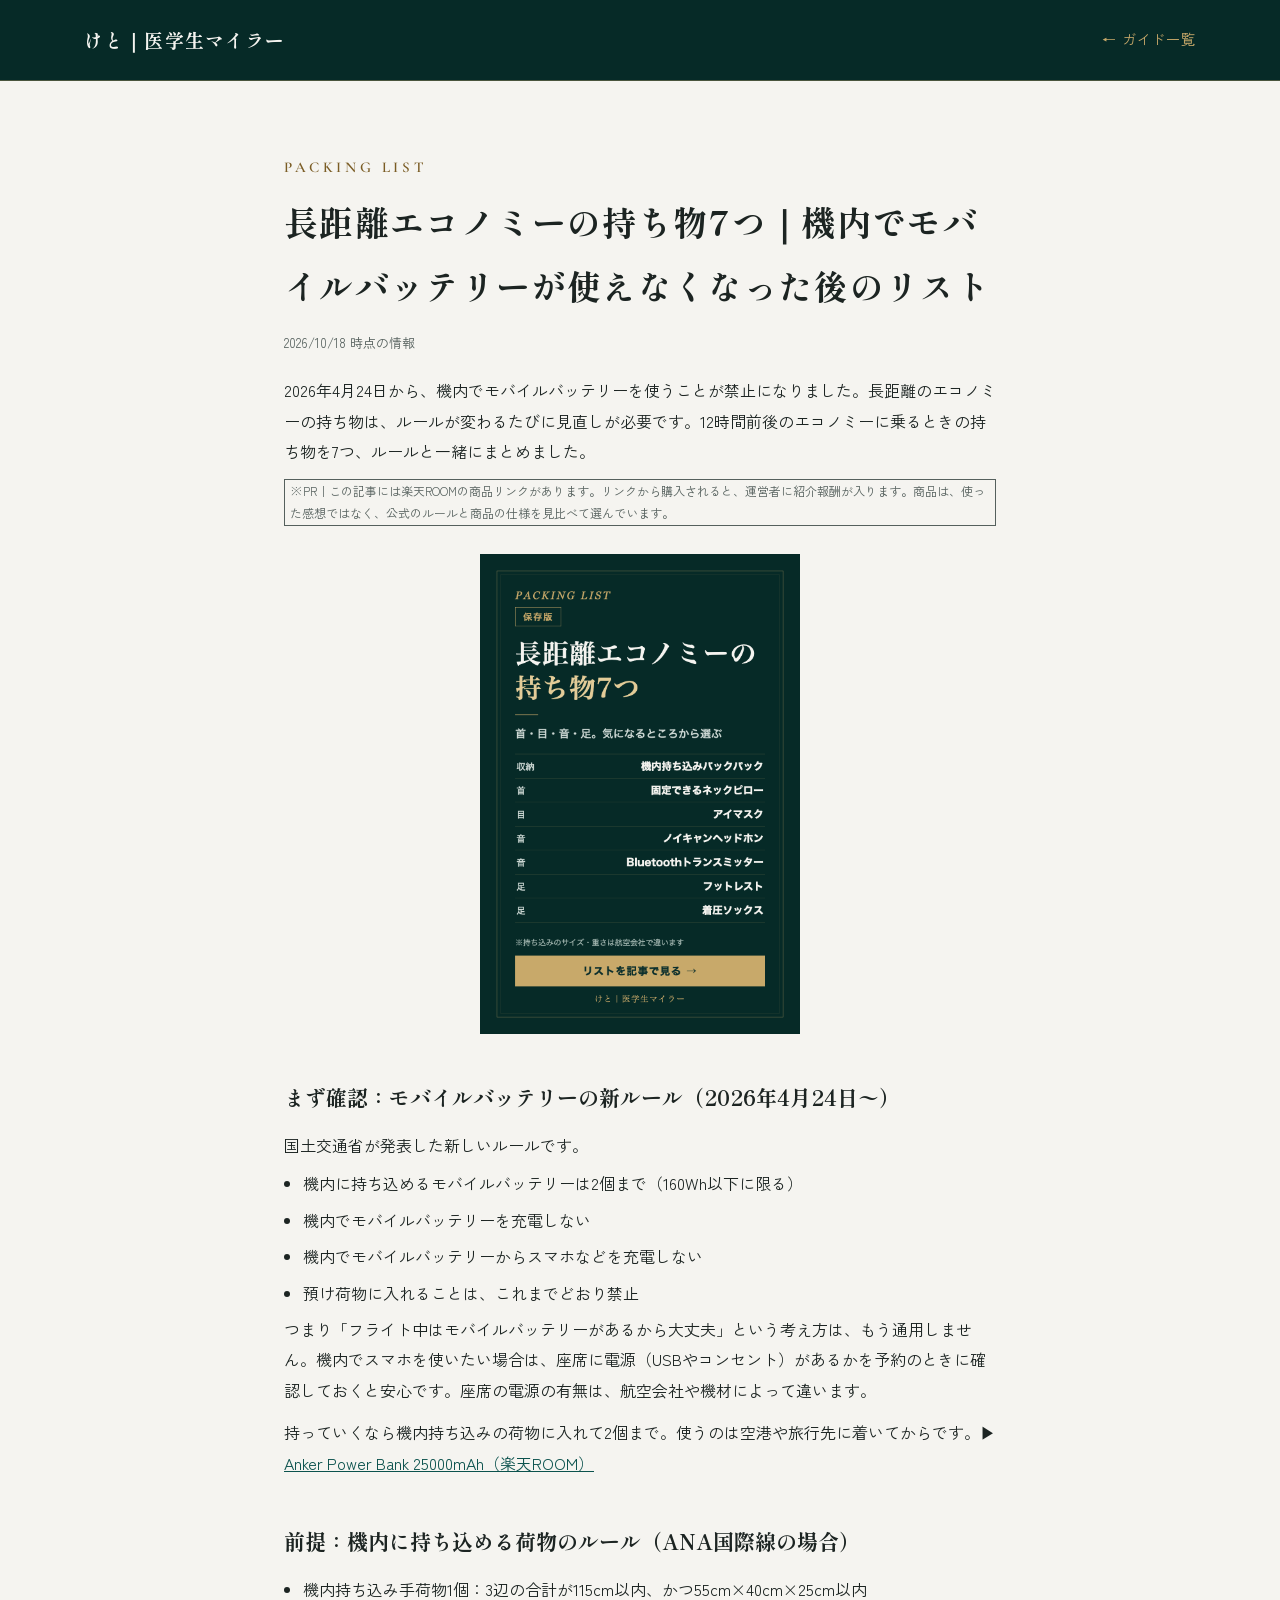
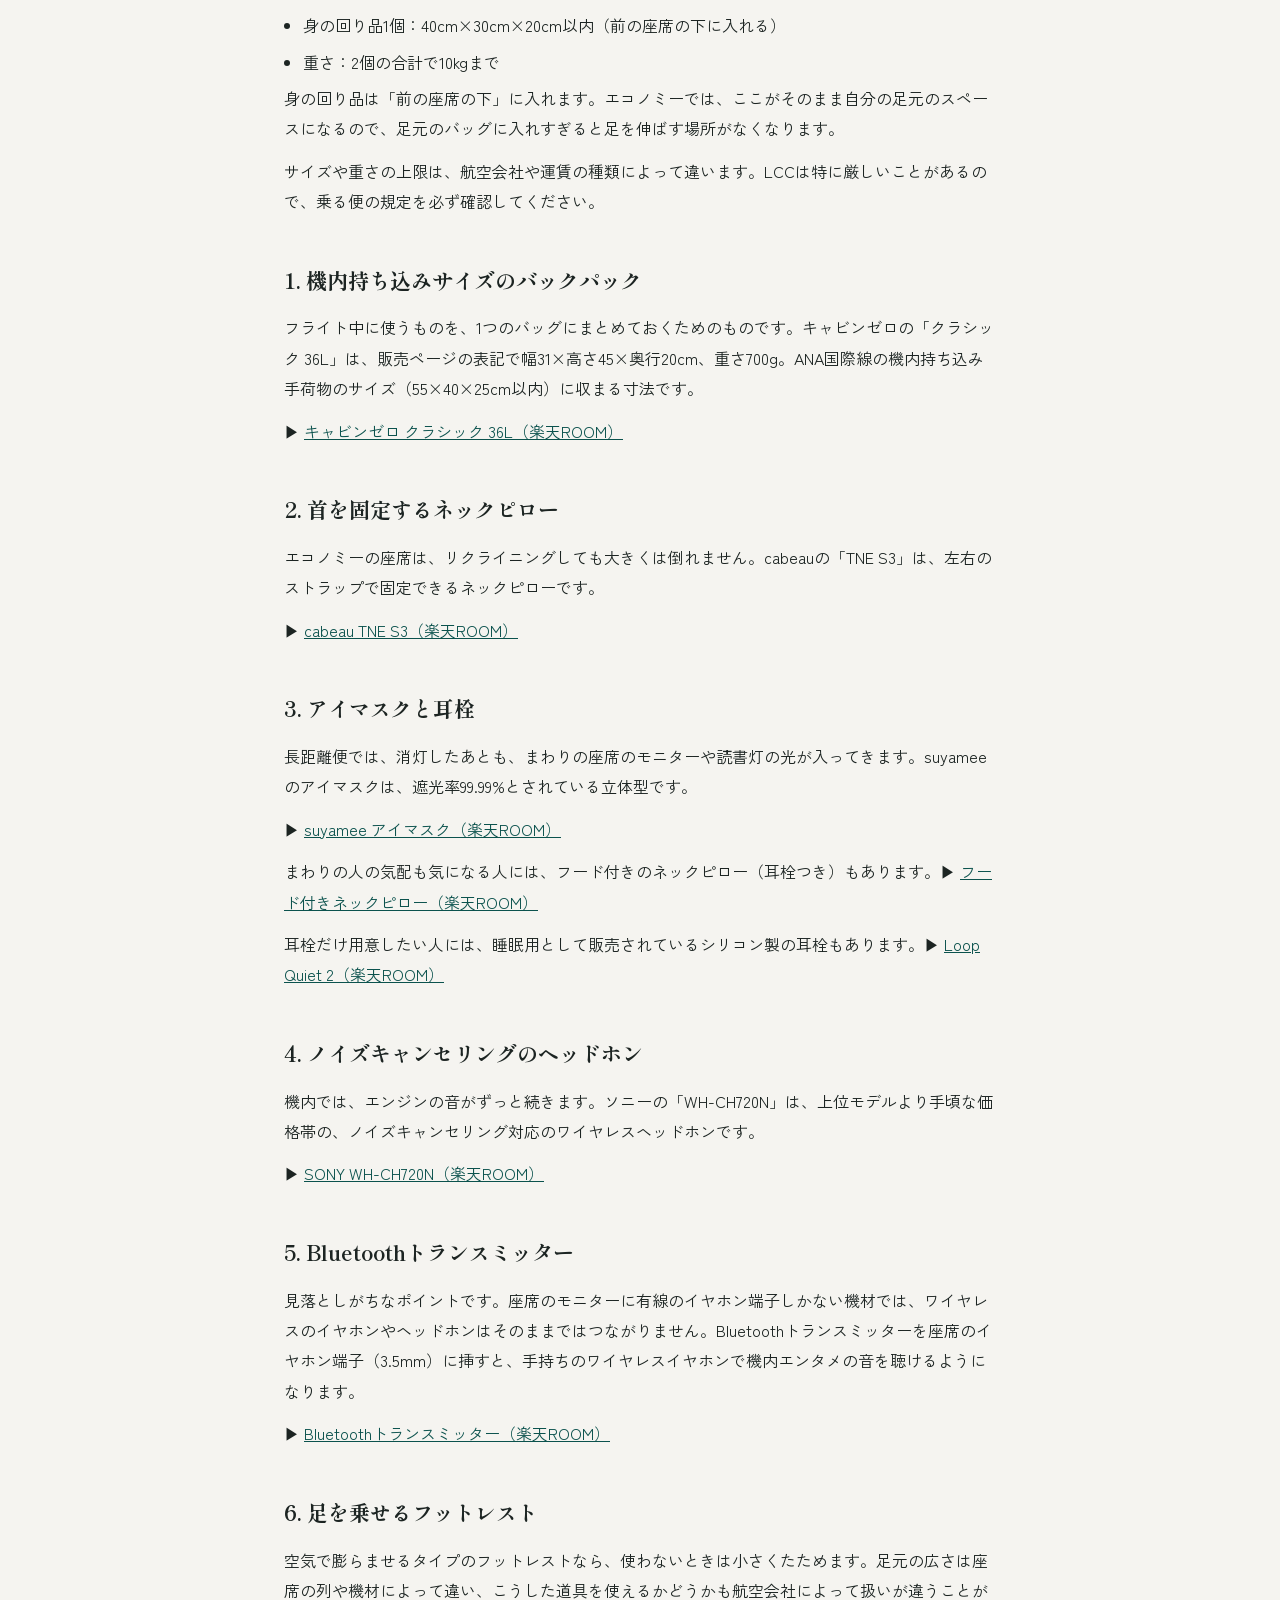
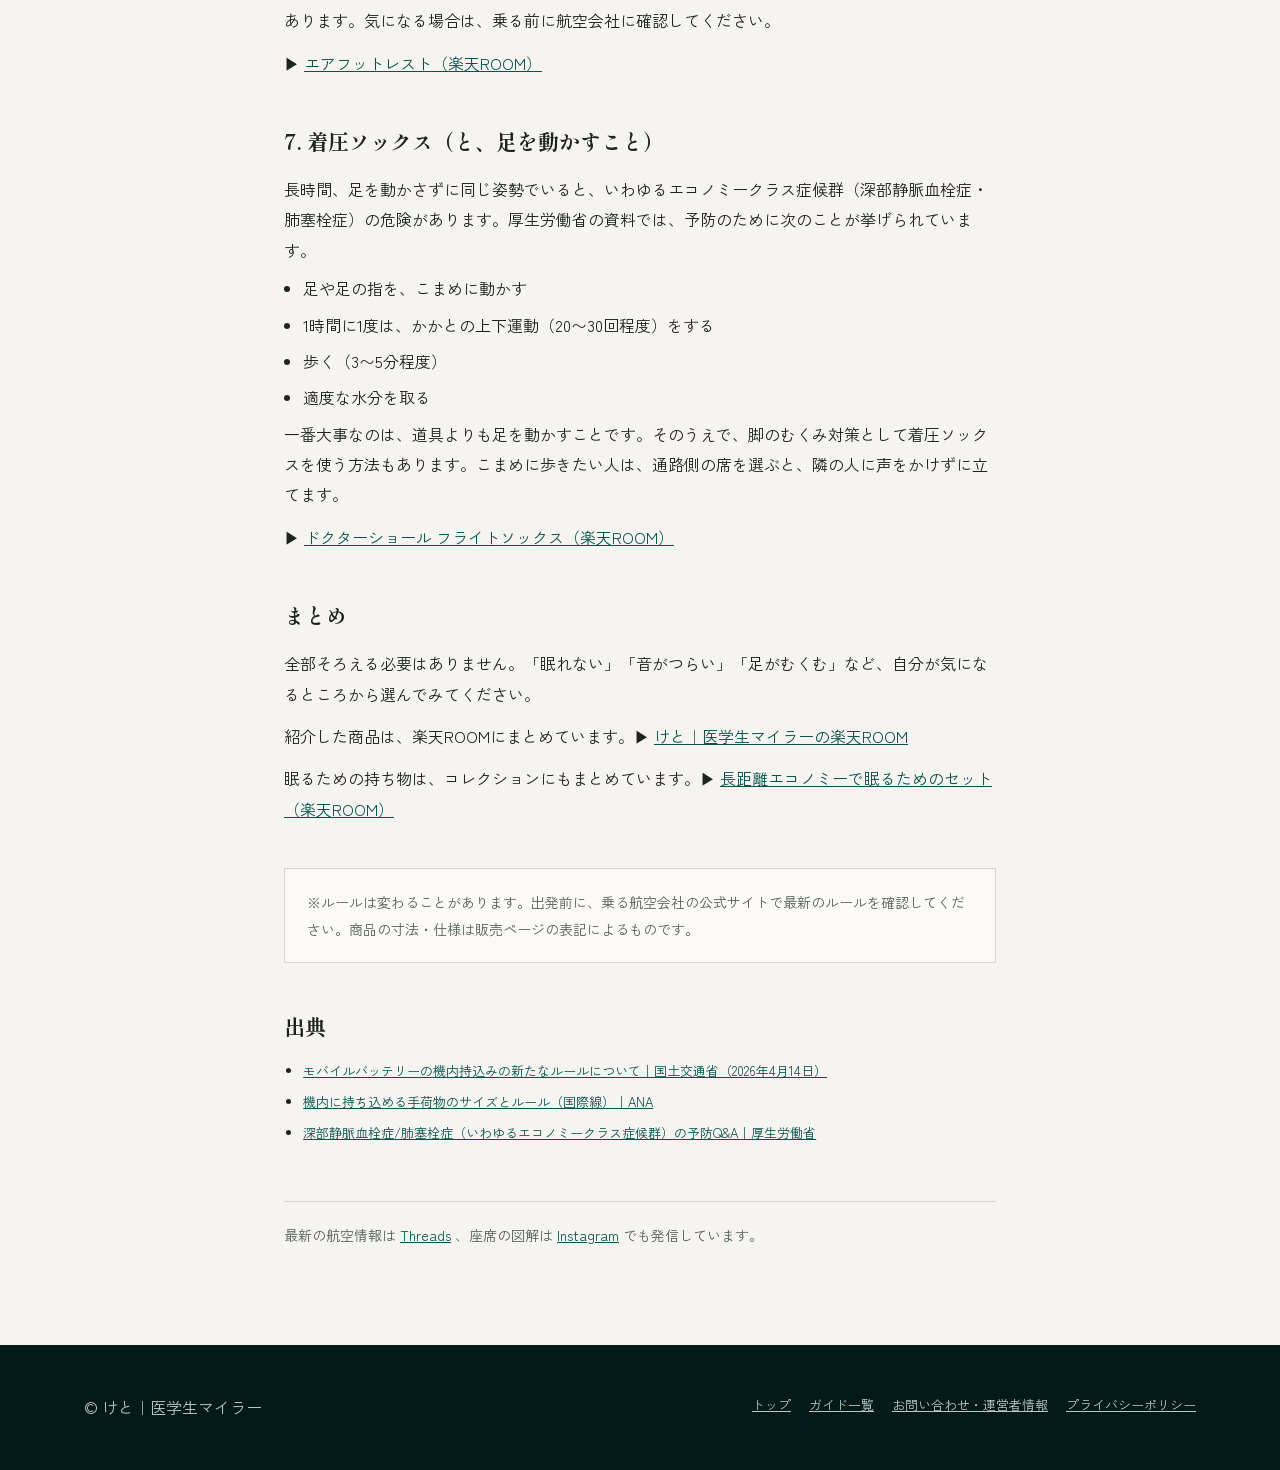
<file: guides/long-haul-economy-packing.html>
<!doctype html>
<html lang="ja">
<head>
<meta charset="utf-8">
<meta name="viewport" content="width=device-width, initial-scale=1">
<title>長距離エコノミーの持ち物7つ｜機内でモバイルバッテリーが使えなくなった後のリスト｜けと｜医学生マイラー</title>
<meta name="description" content="12時間前後のエコノミーに乗るときの持ち物を、機内持ち込みのルールと一緒にまとめました。2026年4月からのモバイルバッテリーの新ルールにも対応。">
<link rel="canonical" href="https://medical-mileage.github.io/guides/long-haul-economy-packing.html">
<meta property="og:type" content="article">
<meta property="og:site_name" content="けと｜医学生マイラー">
<meta property="og:title" content="長距離エコノミーの持ち物7つ｜機内でモバイルバッテリーが使えなくなった後のリスト">
<meta property="og:description" content="12時間前後のエコノミーに乗るときの持ち物を、機内持ち込みのルールと一緒にまとめました。2026年4月からのモバイルバッテリーの新ルールにも対応。">
<meta property="og:url" content="https://medical-mileage.github.io/guides/long-haul-economy-packing.html">
<meta property="og:image" content="https://medical-mileage.github.io/pins/long-haul-economy-packing-01.png">
<meta property="article:published_time" content="2026-10-18">
<meta name="twitter:card" content="summary_large_image">
<link rel="icon" href="../profile.png">
<link rel="preconnect" href="https://fonts.googleapis.com">
<link rel="preconnect" href="https://fonts.gstatic.com" crossorigin>
<link href="https://fonts.googleapis.com/css2?family=Shippori+Mincho+B1:wght@500;700&family=Zen+Kaku+Gothic+New:wght@400;500;700&family=Cormorant+Garamond:ital,wght@0,500;0,600;1,500&display=swap" rel="stylesheet">
<link rel="stylesheet" href="../style.css">
<style>
.guide .lead{margin-top:20px;font-size:16px}
.guide .updated{margin-top:12px;color:var(--muted);font-size:13px}
.guide section p+p{margin-top:12px}
.guide table{width:100%;border-collapse:collapse;margin-top:8px;font-size:14px}
.guide th,.guide td{border-bottom:1px solid var(--line);padding:10px 8px;text-align:left;vertical-align:top}
.guide th{color:var(--muted);font-weight:500;white-space:nowrap}
.guide .table-wrap{overflow-x:auto}
.guide .box{margin-top:44px;padding:20px 22px;background:var(--paper);border:1px solid var(--line);font-size:14px;color:var(--muted)}
.guide .sources li{font-size:13px;word-break:break-all}
.guide .pin-img{display:block;width:100%;max-width:320px;margin:28px auto 0}
.guide .pr{margin-top:12px;font-size:12px;color:var(--muted)}
.guide-list{list-style:none;padding:0!important}
.guide-list li{margin:0;border-bottom:1px solid var(--line)}
.guide-list a{display:block;padding:18px 0;text-decoration:none}
.guide-list small{display:block;color:var(--muted)}
</style>
</head>
<body>
<header class="site-header">
  <div class="wrap header-row">
    <a href="../index.html" class="logo serif">けと｜医学生マイラー</a>
    <a href="index.html" class="back-link">← ガイド一覧</a>
  </div>
</header>

<main class="page-main guide">
<p class="latin kicker">PACKING LIST</p>
<h1 class="serif">長距離エコノミーの持ち物7つ｜機内でモバイルバッテリーが使えなくなった後のリスト</h1>
<p class="updated">2026/10/18 時点の情報</p>
<p class="lead">2026年4月24日から、機内でモバイルバッテリーを使うことが禁止になりました。長距離のエコノミーの持ち物は、ルールが変わるたびに見直しが必要です。12時間前後のエコノミーに乗るときの持ち物を7つ、ルールと一緒にまとめました。</p>
<p class="pr">※PR｜この記事には楽天ROOMの商品リンクがあります。リンクから購入されると、運営者に紹介報酬が入ります。商品は、使った感想ではなく、公式のルールと商品の仕様を見比べて選んでいます。</p>
<img class="pin-img" src="../pins/long-haul-economy-packing-01.png" alt="長距離エコノミーの持ち物7つ｜機内でモバイルバッテリーが使えなくなった後のリスト">
<section><h2 class="serif">まず確認：モバイルバッテリーの新ルール（2026年4月24日〜）</h2><p>国土交通省が発表した新しいルールです。</p><ul><li>機内に持ち込めるモバイルバッテリーは2個まで（160Wh以下に限る）</li><li>機内でモバイルバッテリーを充電しない</li><li>機内でモバイルバッテリーからスマホなどを充電しない</li><li>預け荷物に入れることは、これまでどおり禁止</li></ul><p>つまり「フライト中はモバイルバッテリーがあるから大丈夫」という考え方は、もう通用しません。機内でスマホを使いたい場合は、座席に電源（USBやコンセント）があるかを予約のときに確認しておくと安心です。座席の電源の有無は、航空会社や機材によって違います。</p><p>持っていくなら機内持ち込みの荷物に入れて2個まで。使うのは空港や旅行先に着いてからです。▶ <a href="https://room.rakuten.co.jp/room_0b385471fb/1700394601338266" target="_blank" rel="sponsored noopener">Anker Power Bank 25000mAh（楽天ROOM）</a></p></section>
<section><h2 class="serif">前提：機内に持ち込める荷物のルール（ANA国際線の場合）</h2><ul><li>機内持ち込み手荷物1個：3辺の合計が115cm以内、かつ55cm×40cm×25cm以内</li><li>身の回り品1個：40cm×30cm×20cm以内（前の座席の下に入れる）</li><li>重さ：2個の合計で10kgまで</li></ul><p>身の回り品は「前の座席の下」に入れます。エコノミーでは、ここがそのまま自分の足元のスペースになるので、足元のバッグに入れすぎると足を伸ばす場所がなくなります。</p><p>サイズや重さの上限は、航空会社や運賃の種類によって違います。LCCは特に厳しいことがあるので、乗る便の規定を必ず確認してください。</p></section>
<section><h2 class="serif">1. 機内持ち込みサイズのバックパック</h2><p>フライト中に使うものを、1つのバッグにまとめておくためのものです。キャビンゼロの「クラシック 36L」は、販売ページの表記で幅31×高さ45×奥行20cm、重さ700g。ANA国際線の機内持ち込み手荷物のサイズ（55×40×25cm以内）に収まる寸法です。</p><p>▶ <a href="https://room.rakuten.co.jp/room_0b385471fb/1700395616745313" target="_blank" rel="sponsored noopener">キャビンゼロ クラシック 36L（楽天ROOM）</a></p></section>
<section><h2 class="serif">2. 首を固定するネックピロー</h2><p>エコノミーの座席は、リクライニングしても大きくは倒れません。cabeauの「TNE S3」は、左右のストラップで固定できるネックピローです。</p><p>▶ <a href="https://room.rakuten.co.jp/room_0b385471fb/1700390540815315" target="_blank" rel="sponsored noopener">cabeau TNE S3（楽天ROOM）</a></p></section>
<section><h2 class="serif">3. アイマスクと耳栓</h2><p>長距離便では、消灯したあとも、まわりの座席のモニターや読書灯の光が入ってきます。suyameeのアイマスクは、遮光率99.99%とされている立体型です。</p><p>▶ <a href="https://room.rakuten.co.jp/room_0b385471fb/1700395616835390" target="_blank" rel="sponsored noopener">suyamee アイマスク（楽天ROOM）</a></p><p>まわりの人の気配も気になる人には、フード付きのネックピロー（耳栓つき）もあります。▶ <a href="https://room.rakuten.co.jp/room_0b385471fb/1700390541562250" target="_blank" rel="sponsored noopener">フード付きネックピロー（楽天ROOM）</a></p><p>耳栓だけ用意したい人には、睡眠用として販売されているシリコン製の耳栓もあります。▶ <a href="https://room.rakuten.co.jp/room_0b385471fb/1700396542978291" target="_blank" rel="sponsored noopener">Loop Quiet 2（楽天ROOM）</a></p></section>
<section><h2 class="serif">4. ノイズキャンセリングのヘッドホン</h2><p>機内では、エンジンの音がずっと続きます。ソニーの「WH-CH720N」は、上位モデルより手頃な価格帯の、ノイズキャンセリング対応のワイヤレスヘッドホンです。</p><p>▶ <a href="https://room.rakuten.co.jp/room_0b385471fb/1700394600982287" target="_blank" rel="sponsored noopener">SONY WH-CH720N（楽天ROOM）</a></p></section>
<section><h2 class="serif">5. Bluetoothトランスミッター</h2><p>見落としがちなポイントです。座席のモニターに有線のイヤホン端子しかない機材では、ワイヤレスのイヤホンやヘッドホンはそのままではつながりません。Bluetoothトランスミッターを座席のイヤホン端子（3.5mm）に挿すと、手持ちのワイヤレスイヤホンで機内エンタメの音を聴けるようになります。</p><p>▶ <a href="https://room.rakuten.co.jp/room_0b385471fb/1700395018784388" target="_blank" rel="sponsored noopener">Bluetoothトランスミッター（楽天ROOM）</a></p></section>
<section><h2 class="serif">6. 足を乗せるフットレスト</h2><p>空気で膨らませるタイプのフットレストなら、使わないときは小さくたためます。足元の広さは座席の列や機材によって違い、こうした道具を使えるかどうかも航空会社によって扱いが違うことがあります。気になる場合は、乗る前に航空会社に確認してください。</p><p>▶ <a href="https://room.rakuten.co.jp/room_0b385471fb/1700390541349420" target="_blank" rel="sponsored noopener">エアフットレスト（楽天ROOM）</a></p></section>
<section><h2 class="serif">7. 着圧ソックス（と、足を動かすこと）</h2><p>長時間、足を動かさずに同じ姿勢でいると、いわゆるエコノミークラス症候群（深部静脈血栓症・肺塞栓症）の危険があります。厚生労働省の資料では、予防のために次のことが挙げられています。</p><ul><li>足や足の指を、こまめに動かす</li><li>1時間に1度は、かかとの上下運動（20〜30回程度）をする</li><li>歩く（3〜5分程度）</li><li>適度な水分を取る</li></ul><p>一番大事なのは、道具よりも足を動かすことです。そのうえで、脚のむくみ対策として着圧ソックスを使う方法もあります。こまめに歩きたい人は、通路側の席を選ぶと、隣の人に声をかけずに立てます。</p><p>▶ <a href="https://room.rakuten.co.jp/room_0b385471fb/1700390605542327" target="_blank" rel="sponsored noopener">ドクターショール フライトソックス（楽天ROOM）</a></p></section>
<section><h2 class="serif">まとめ</h2><p>全部そろえる必要はありません。「眠れない」「音がつらい」「足がむくむ」など、自分が気になるところから選んでみてください。</p><p>紹介した商品は、楽天ROOMにまとめています。▶ <a href="https://room.rakuten.co.jp/room_0b385471fb/items" target="_blank" rel="sponsored noopener">けと｜医学生マイラーの楽天ROOM</a></p><p>眠るための持ち物は、コレクションにもまとめています。▶ <a href="https://room.rakuten.co.jp/room_0b385471fb/collection/1800012739158140" target="_blank" rel="sponsored noopener">長距離エコノミーで眠るためのセット（楽天ROOM）</a></p></section>
<div class="box">※ルールは変わることがあります。出発前に、乗る航空会社の公式サイトで最新のルールを確認してください。商品の寸法・仕様は販売ページの表記によるものです。</div>
<section><h2 class="serif">出典</h2><ul class="sources"><li><a href="https://www.mlit.go.jp/report/press/kouku10_hh_000310.html" target="_blank" rel="noopener">モバイルバッテリーの機内持込みの新たなルールについて｜国土交通省（2026年4月14日）</a></li><li><a href="https://www.ana.co.jp/ja/jp/international/prepare/baggage/carry-on/carry-rule.html" target="_blank" rel="noopener">機内に持ち込める手荷物のサイズとルール（国際線）｜ANA</a></li><li><a href="https://www.mhlw.go.jp/bunya/kenkou/hoken-sidou/dl/disaster-02.pdf" target="_blank" rel="noopener">深部静脈血栓症/肺塞栓症（いわゆるエコノミークラス症候群）の予防Q&amp;A｜厚生労働省</a></li></ul></section>
<p style="margin-top:56px;padding-top:20px;border-top:1px solid var(--line);color:var(--muted);font-size:14px">最新の航空情報は <a href="https://www.threads.com/@medical_mileage" target="_blank" rel="noopener">Threads</a> 、座席の図解は <a href="https://www.instagram.com/medical_mileage/" target="_blank" rel="noopener">Instagram</a> でも発信しています。</p>
</main>
<footer class="site-footer" style="margin-top:0">
  <div class="wrap footer-row">
    <span>© けと｜医学生マイラー</span>
    <nav aria-label="フッターメニュー">
      <a href="../index.html">トップ</a>
      <a href="index.html">ガイド一覧</a>
      <a href="../contact.html">お問い合わせ・運営者情報</a>
      <a href="../privacy.html">プライバシーポリシー</a>
    </nav>
  </div>
</footer>
</body>
</html>
</file>
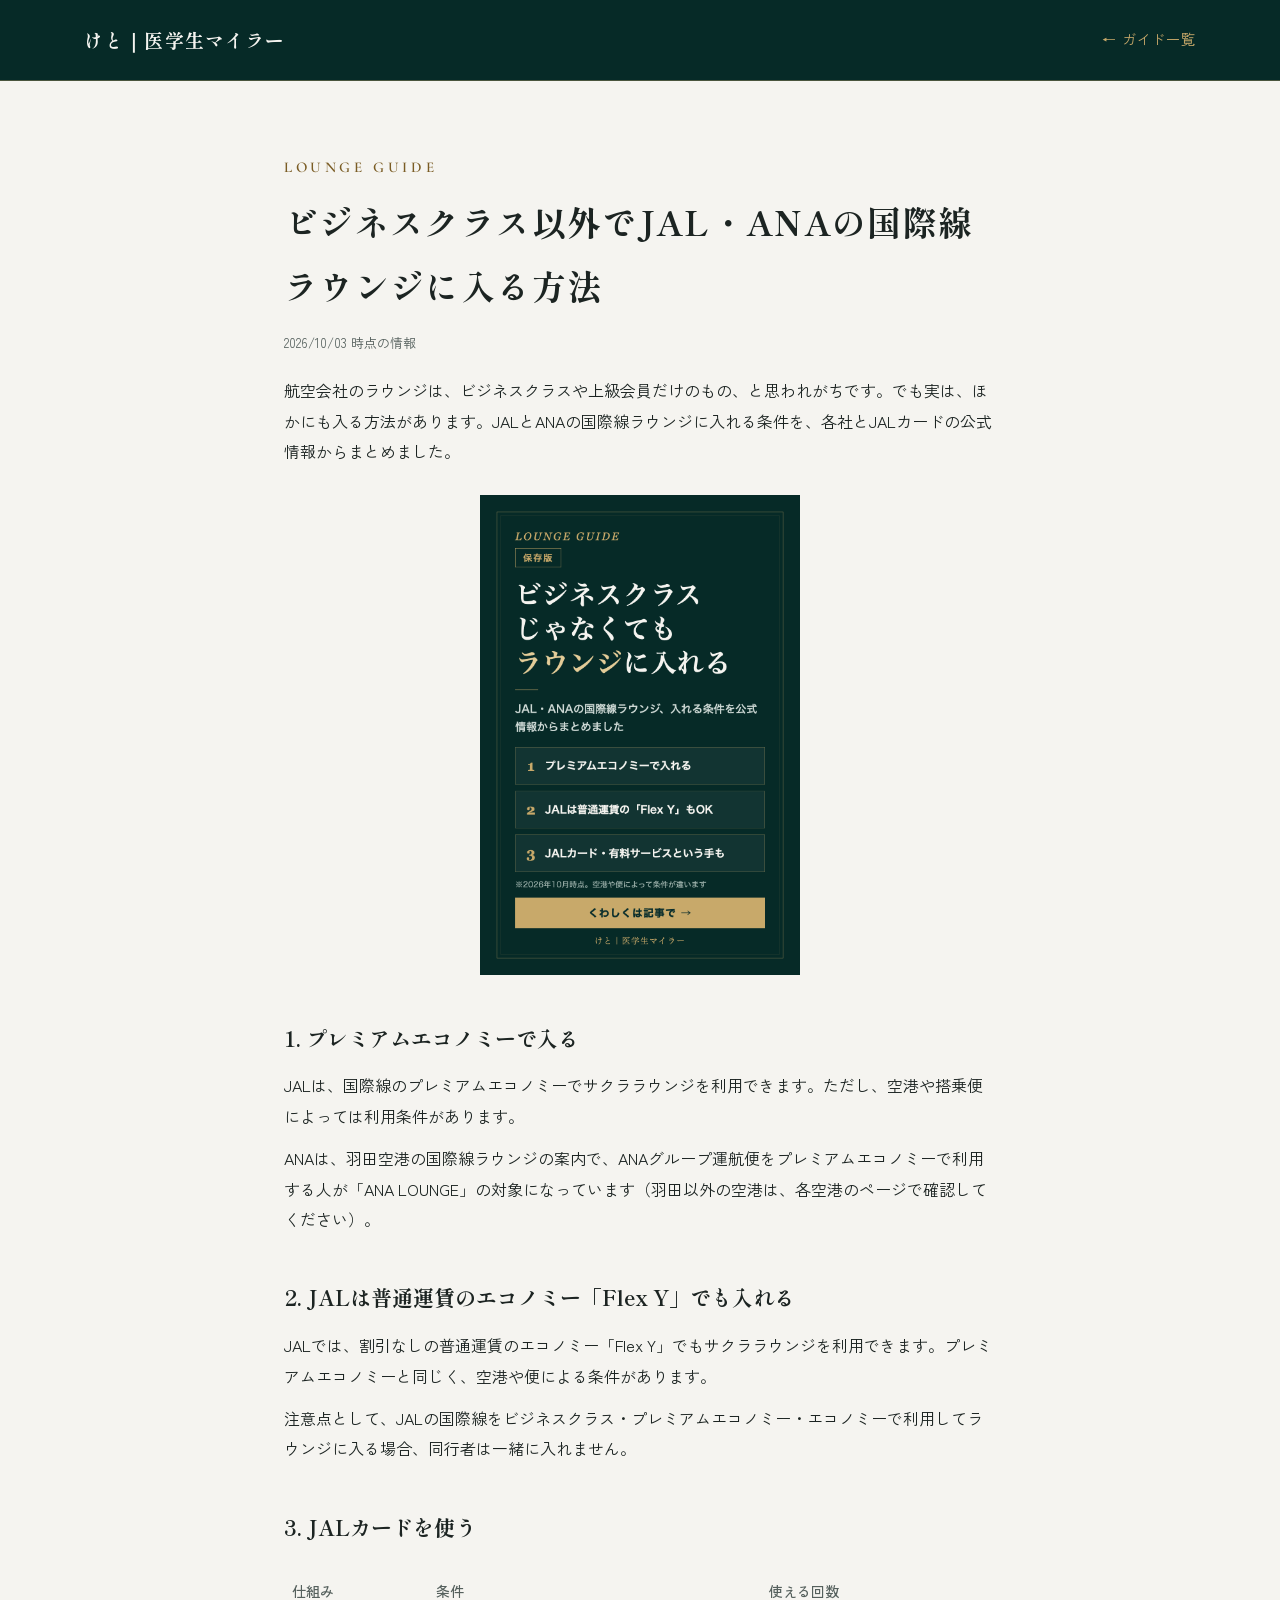
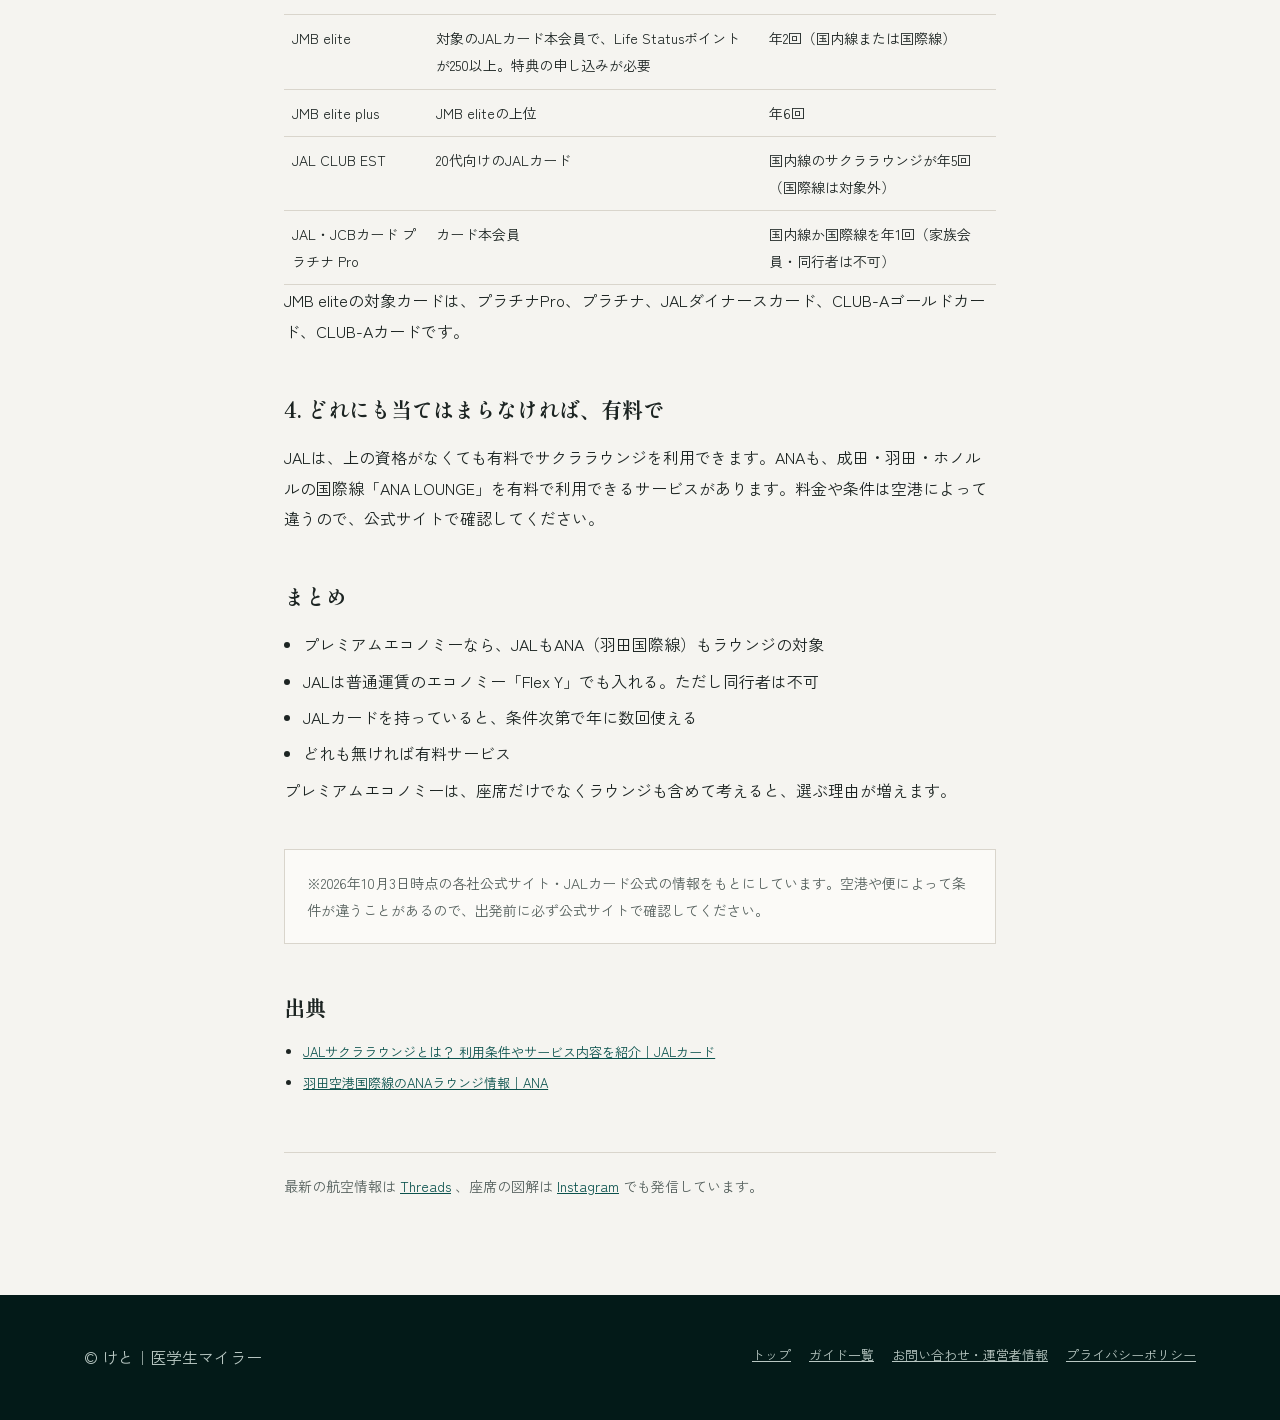
<file: guides/lounge-access.html>
<!doctype html>
<html lang="ja">
<head>
<meta charset="utf-8">
<meta name="viewport" content="width=device-width, initial-scale=1">
<title>ビジネスクラス以外でJAL・ANAの国際線ラウンジに入る方法｜けと｜医学生マイラー</title>
<meta name="description" content="プレミアムエコノミー、JALの普通運賃エコノミー、JALカード、有料サービス。JAL・ANAの国際線ラウンジに入れる条件を公式情報からまとめました。">
<link rel="canonical" href="https://medical-mileage.github.io/guides/lounge-access.html">
<meta property="og:type" content="article">
<meta property="og:site_name" content="けと｜医学生マイラー">
<meta property="og:title" content="ビジネスクラス以外でJAL・ANAの国際線ラウンジに入る方法">
<meta property="og:description" content="プレミアムエコノミー、JALの普通運賃エコノミー、JALカード、有料サービス。JAL・ANAの国際線ラウンジに入れる条件を公式情報からまとめました。">
<meta property="og:url" content="https://medical-mileage.github.io/guides/lounge-access.html">
<meta property="og:image" content="https://medical-mileage.github.io/pins/lounge-access-01.png">
<meta property="article:published_time" content="2026-10-03">
<meta name="twitter:card" content="summary_large_image">
<link rel="icon" href="../profile.png">
<link rel="preconnect" href="https://fonts.googleapis.com">
<link rel="preconnect" href="https://fonts.gstatic.com" crossorigin>
<link href="https://fonts.googleapis.com/css2?family=Shippori+Mincho+B1:wght@500;700&family=Zen+Kaku+Gothic+New:wght@400;500;700&family=Cormorant+Garamond:ital,wght@0,500;0,600;1,500&display=swap" rel="stylesheet">
<link rel="stylesheet" href="../style.css">
<style>
.guide .lead{margin-top:20px;font-size:16px}
.guide .updated{margin-top:12px;color:var(--muted);font-size:13px}
.guide section p+p{margin-top:12px}
.guide table{width:100%;border-collapse:collapse;margin-top:8px;font-size:14px}
.guide th,.guide td{border-bottom:1px solid var(--line);padding:10px 8px;text-align:left;vertical-align:top}
.guide th{color:var(--muted);font-weight:500;white-space:nowrap}
.guide .table-wrap{overflow-x:auto}
.guide .box{margin-top:44px;padding:20px 22px;background:var(--paper);border:1px solid var(--line);font-size:14px;color:var(--muted)}
.guide .sources li{font-size:13px;word-break:break-all}
.guide .pin-img{display:block;width:100%;max-width:320px;margin:28px auto 0}
.guide .pr{margin-top:12px;font-size:12px;color:var(--muted)}
.guide-list{list-style:none;padding:0!important}
.guide-list li{margin:0;border-bottom:1px solid var(--line)}
.guide-list a{display:block;padding:18px 0;text-decoration:none}
.guide-list small{display:block;color:var(--muted)}
</style>
</head>
<body>
<header class="site-header">
  <div class="wrap header-row">
    <a href="../index.html" class="logo serif">けと｜医学生マイラー</a>
    <a href="index.html" class="back-link">← ガイド一覧</a>
  </div>
</header>

<main class="page-main guide">
<p class="latin kicker">LOUNGE GUIDE</p>
<h1 class="serif">ビジネスクラス以外でJAL・ANAの国際線ラウンジに入る方法</h1>
<p class="updated">2026/10/03 時点の情報</p>
<p class="lead">航空会社のラウンジは、ビジネスクラスや上級会員だけのもの、と思われがちです。でも実は、ほかにも入る方法があります。JALとANAの国際線ラウンジに入れる条件を、各社とJALカードの公式情報からまとめました。</p>

<img class="pin-img" src="../pins/lounge-access-01.png" alt="ビジネスクラス以外でJAL・ANAの国際線ラウンジに入る方法">
<section><h2 class="serif">1. プレミアムエコノミーで入る</h2><p>JALは、国際線のプレミアムエコノミーでサクララウンジを利用できます。ただし、空港や搭乗便によっては利用条件があります。</p><p>ANAは、羽田空港の国際線ラウンジの案内で、ANAグループ運航便をプレミアムエコノミーで利用する人が「ANA LOUNGE」の対象になっています（羽田以外の空港は、各空港のページで確認してください）。</p></section>
<section><h2 class="serif">2. JALは普通運賃のエコノミー「Flex Y」でも入れる</h2><p>JALでは、割引なしの普通運賃のエコノミー「Flex Y」でもサクララウンジを利用できます。プレミアムエコノミーと同じく、空港や便による条件があります。</p><p>注意点として、JALの国際線をビジネスクラス・プレミアムエコノミー・エコノミーで利用してラウンジに入る場合、同行者は一緒に入れません。</p></section>
<section><h2 class="serif">3. JALカードを使う</h2><div class="table-wrap"><table><thead><tr><th>仕組み</th><th>条件</th><th>使える回数</th></tr></thead><tbody><tr><td>JMB elite</td><td>対象のJALカード本会員で、Life Statusポイントが250以上。特典の申し込みが必要</td><td>年2回（国内線または国際線）</td></tr><tr><td>JMB elite plus</td><td>JMB eliteの上位</td><td>年6回</td></tr><tr><td>JAL CLUB EST</td><td>20代向けのJALカード</td><td>国内線のサクララウンジが年5回（国際線は対象外）</td></tr><tr><td>JAL・JCBカード プラチナ Pro</td><td>カード本会員</td><td>国内線か国際線を年1回（家族会員・同行者は不可）</td></tr></tbody></table></div><p>JMB eliteの対象カードは、プラチナPro、プラチナ、JALダイナースカード、CLUB-Aゴールドカード、CLUB-Aカードです。</p></section>
<section><h2 class="serif">4. どれにも当てはまらなければ、有料で</h2><p>JALは、上の資格がなくても有料でサクララウンジを利用できます。ANAも、成田・羽田・ホノルルの国際線「ANA LOUNGE」を有料で利用できるサービスがあります。料金や条件は空港によって違うので、公式サイトで確認してください。</p></section>
<section><h2 class="serif">まとめ</h2><ul><li>プレミアムエコノミーなら、JALもANA（羽田国際線）もラウンジの対象</li><li>JALは普通運賃のエコノミー「Flex Y」でも入れる。ただし同行者は不可</li><li>JALカードを持っていると、条件次第で年に数回使える</li><li>どれも無ければ有料サービス</li></ul><p>プレミアムエコノミーは、座席だけでなくラウンジも含めて考えると、選ぶ理由が増えます。</p></section>
<div class="box">※2026年10月3日時点の各社公式サイト・JALカード公式の情報をもとにしています。空港や便によって条件が違うことがあるので、出発前に必ず公式サイトで確認してください。</div>
<section><h2 class="serif">出典</h2><ul class="sources"><li><a href="https://jalcard.jal.co.jp/column/knowledge/lounge2009/" target="_blank" rel="noopener">JALサクララウンジとは？ 利用条件やサービス内容を紹介｜JALカード</a></li><li><a href="https://www.ana.co.jp/ja/jp/guide/lounge/international/hnd/" target="_blank" rel="noopener">羽田空港国際線のANAラウンジ情報｜ANA</a></li></ul></section>
<p style="margin-top:56px;padding-top:20px;border-top:1px solid var(--line);color:var(--muted);font-size:14px">最新の航空情報は <a href="https://www.threads.com/@medical_mileage" target="_blank" rel="noopener">Threads</a> 、座席の図解は <a href="https://www.instagram.com/medical_mileage/" target="_blank" rel="noopener">Instagram</a> でも発信しています。</p>
</main>
<footer class="site-footer" style="margin-top:0">
  <div class="wrap footer-row">
    <span>© けと｜医学生マイラー</span>
    <nav aria-label="フッターメニュー">
      <a href="../index.html">トップ</a>
      <a href="index.html">ガイド一覧</a>
      <a href="../contact.html">お問い合わせ・運営者情報</a>
      <a href="../privacy.html">プライバシーポリシー</a>
    </nav>
  </div>
</footer>
</body>
</html>
</file>
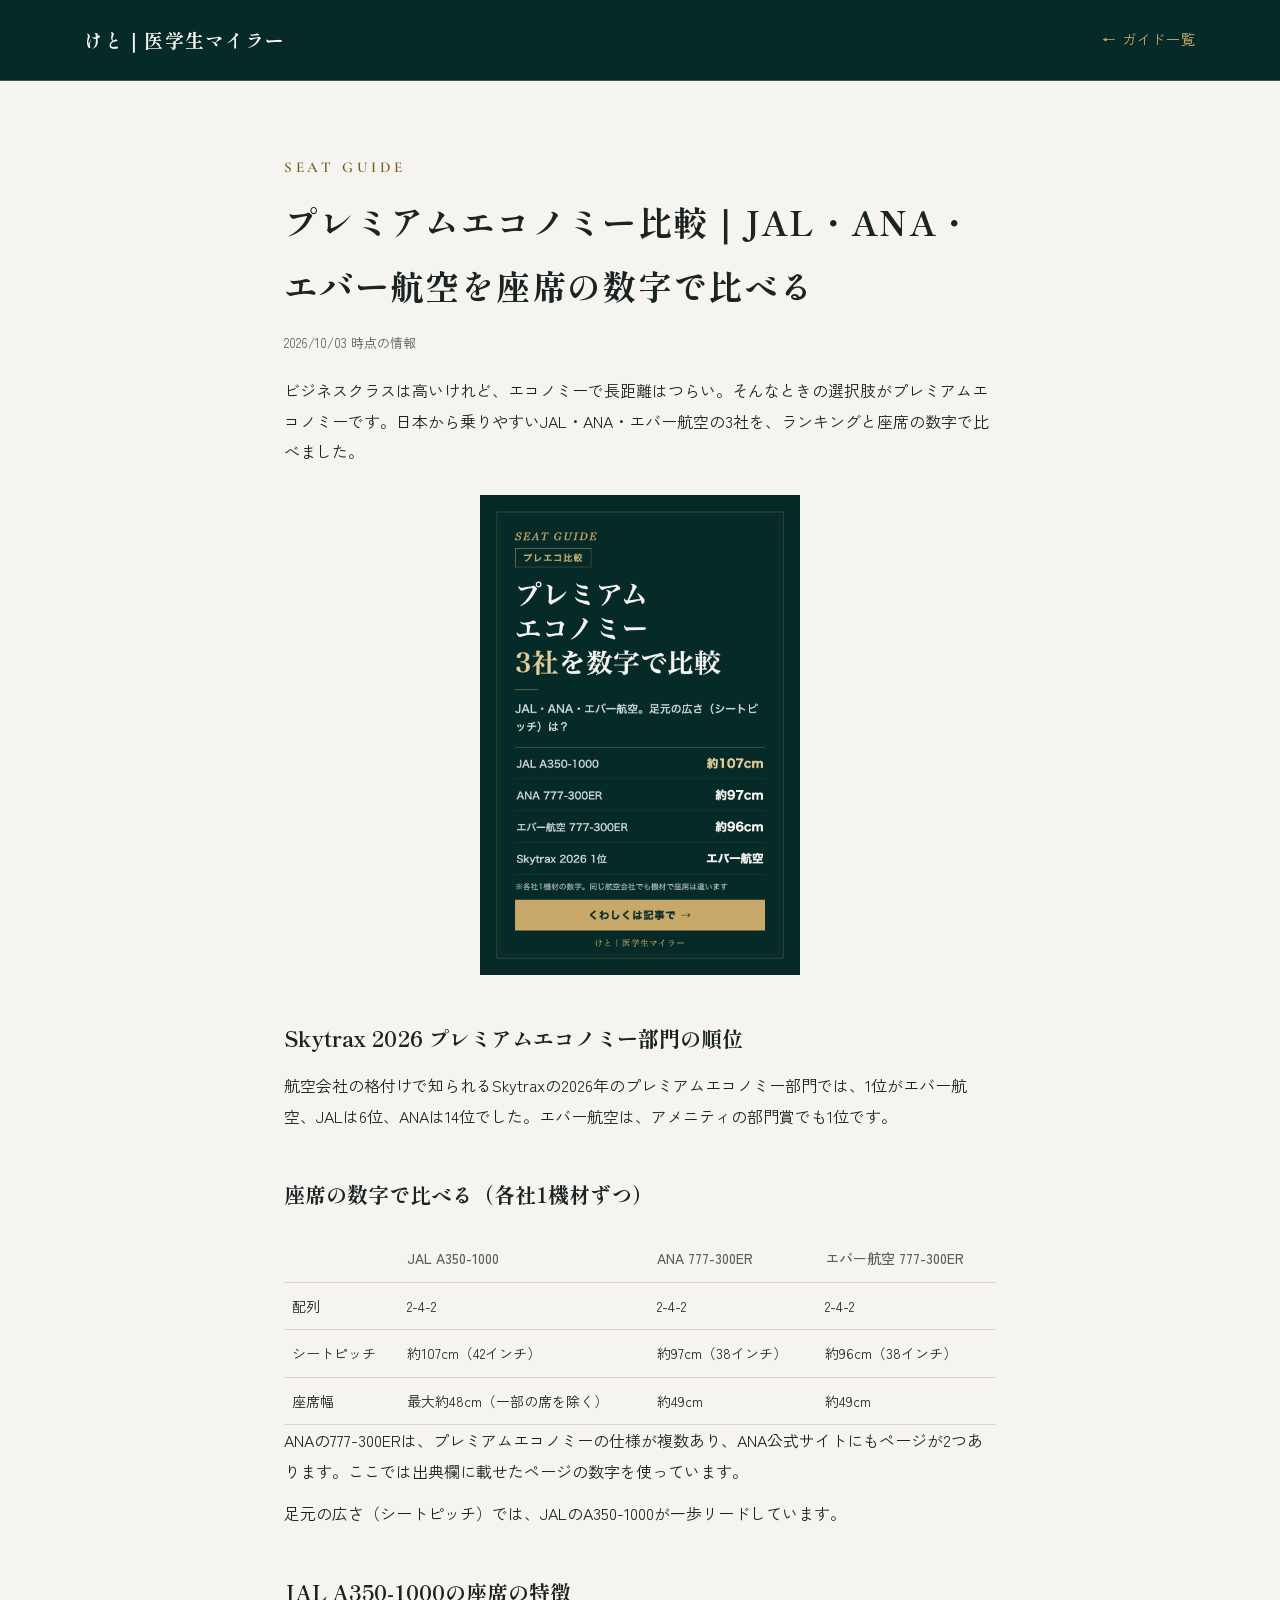
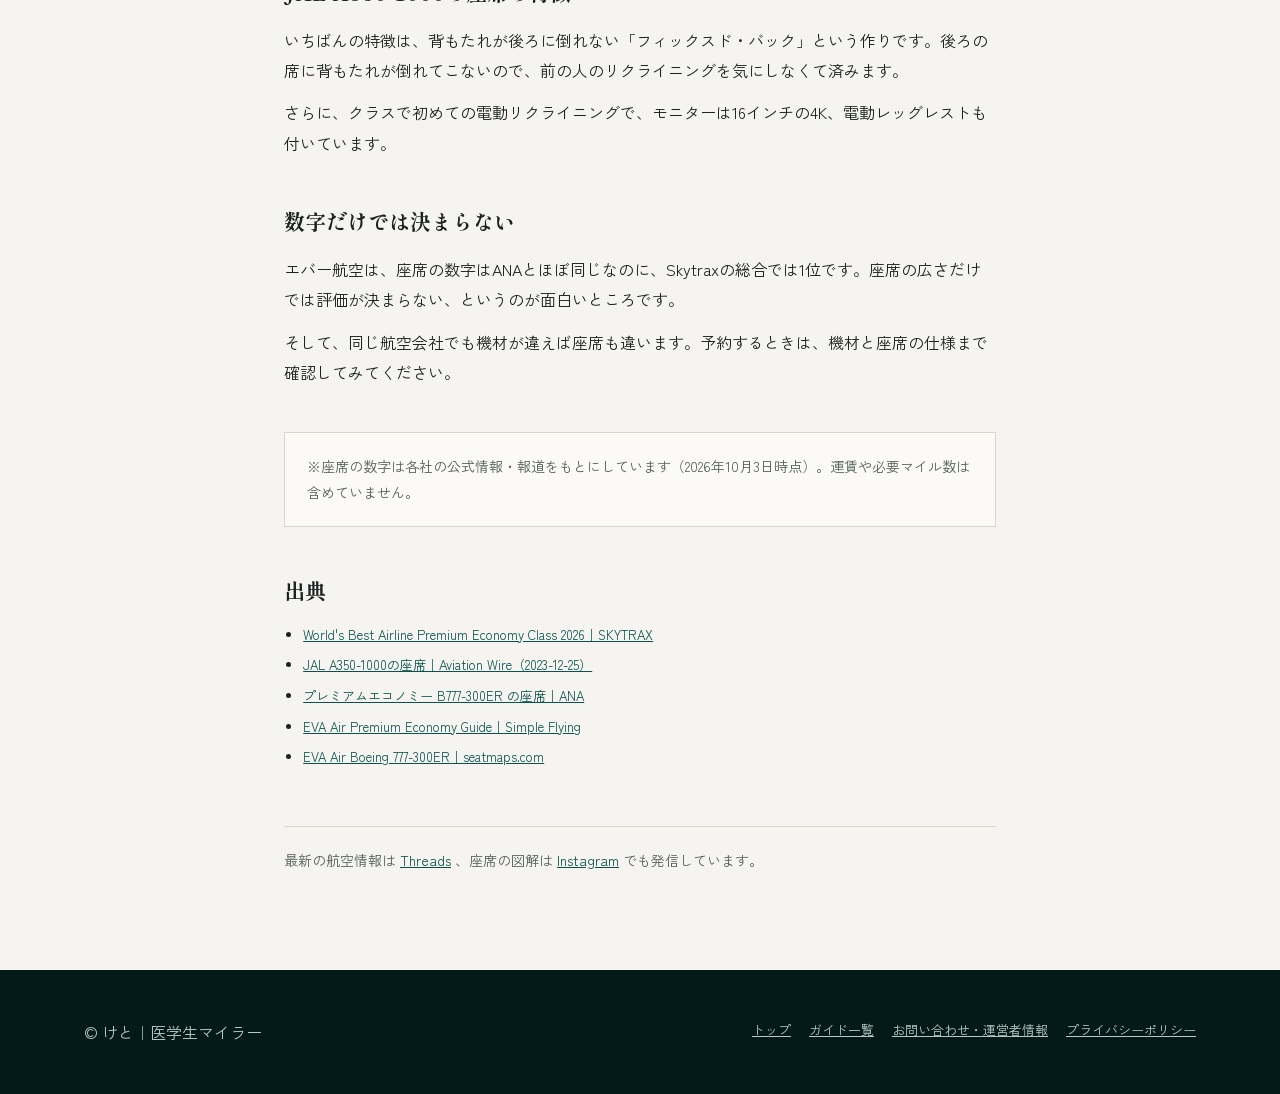
<file: guides/premium-economy-compare.html>
<!doctype html>
<html lang="ja">
<head>
<meta charset="utf-8">
<meta name="viewport" content="width=device-width, initial-scale=1">
<title>プレミアムエコノミー比較｜JAL・ANA・エバー航空を座席の数字で比べる｜けと｜医学生マイラー</title>
<meta name="description" content="日本から乗りやすいJAL・ANA・エバー航空のプレミアムエコノミーを、Skytrax 2026の順位とシートピッチ・座席幅で比べました。">
<link rel="canonical" href="https://medical-mileage.github.io/guides/premium-economy-compare.html">
<meta property="og:type" content="article">
<meta property="og:site_name" content="けと｜医学生マイラー">
<meta property="og:title" content="プレミアムエコノミー比較｜JAL・ANA・エバー航空を座席の数字で比べる">
<meta property="og:description" content="日本から乗りやすいJAL・ANA・エバー航空のプレミアムエコノミーを、Skytrax 2026の順位とシートピッチ・座席幅で比べました。">
<meta property="og:url" content="https://medical-mileage.github.io/guides/premium-economy-compare.html">
<meta property="og:image" content="https://medical-mileage.github.io/pins/premium-economy-compare-01.png">
<meta property="article:published_time" content="2026-10-03">
<meta name="twitter:card" content="summary_large_image">
<link rel="icon" href="../profile.png">
<link rel="preconnect" href="https://fonts.googleapis.com">
<link rel="preconnect" href="https://fonts.gstatic.com" crossorigin>
<link href="https://fonts.googleapis.com/css2?family=Shippori+Mincho+B1:wght@500;700&family=Zen+Kaku+Gothic+New:wght@400;500;700&family=Cormorant+Garamond:ital,wght@0,500;0,600;1,500&display=swap" rel="stylesheet">
<link rel="stylesheet" href="../style.css">
<style>
.guide .lead{margin-top:20px;font-size:16px}
.guide .updated{margin-top:12px;color:var(--muted);font-size:13px}
.guide section p+p{margin-top:12px}
.guide table{width:100%;border-collapse:collapse;margin-top:8px;font-size:14px}
.guide th,.guide td{border-bottom:1px solid var(--line);padding:10px 8px;text-align:left;vertical-align:top}
.guide th{color:var(--muted);font-weight:500;white-space:nowrap}
.guide .table-wrap{overflow-x:auto}
.guide .box{margin-top:44px;padding:20px 22px;background:var(--paper);border:1px solid var(--line);font-size:14px;color:var(--muted)}
.guide .sources li{font-size:13px;word-break:break-all}
.guide .pin-img{display:block;width:100%;max-width:320px;margin:28px auto 0}
.guide .pr{margin-top:12px;font-size:12px;color:var(--muted)}
.guide-list{list-style:none;padding:0!important}
.guide-list li{margin:0;border-bottom:1px solid var(--line)}
.guide-list a{display:block;padding:18px 0;text-decoration:none}
.guide-list small{display:block;color:var(--muted)}
</style>
</head>
<body>
<header class="site-header">
  <div class="wrap header-row">
    <a href="../index.html" class="logo serif">けと｜医学生マイラー</a>
    <a href="index.html" class="back-link">← ガイド一覧</a>
  </div>
</header>

<main class="page-main guide">
<p class="latin kicker">SEAT GUIDE</p>
<h1 class="serif">プレミアムエコノミー比較｜JAL・ANA・エバー航空を座席の数字で比べる</h1>
<p class="updated">2026/10/03 時点の情報</p>
<p class="lead">ビジネスクラスは高いけれど、エコノミーで長距離はつらい。そんなときの選択肢がプレミアムエコノミーです。日本から乗りやすいJAL・ANA・エバー航空の3社を、ランキングと座席の数字で比べました。</p>

<img class="pin-img" src="../pins/premium-economy-compare-01.png" alt="プレミアムエコノミー比較｜JAL・ANA・エバー航空を座席の数字で比べる">
<section><h2 class="serif">Skytrax 2026 プレミアムエコノミー部門の順位</h2><p>航空会社の格付けで知られるSkytraxの2026年のプレミアムエコノミー部門では、1位がエバー航空、JALは6位、ANAは14位でした。エバー航空は、アメニティの部門賞でも1位です。</p></section>
<section><h2 class="serif">座席の数字で比べる（各社1機材ずつ）</h2><div class="table-wrap"><table><thead><tr><th></th><th>JAL A350-1000</th><th>ANA 777-300ER</th><th>エバー航空 777-300ER</th></tr></thead><tbody><tr><td>配列</td><td>2-4-2</td><td>2-4-2</td><td>2-4-2</td></tr><tr><td>シートピッチ</td><td>約107cm（42インチ）</td><td>約97cm（38インチ）</td><td>約96cm（38インチ）</td></tr><tr><td>座席幅</td><td>最大約48cm（一部の席を除く）</td><td>約49cm</td><td>約49cm</td></tr></tbody></table></div><p>ANAの777-300ERは、プレミアムエコノミーの仕様が複数あり、ANA公式サイトにもページが2つあります。ここでは出典欄に載せたページの数字を使っています。</p><p>足元の広さ（シートピッチ）では、JALのA350-1000が一歩リードしています。</p></section>
<section><h2 class="serif">JAL A350-1000の座席の特徴</h2><p>いちばんの特徴は、背もたれが後ろに倒れない「フィックスド・バック」という作りです。後ろの席に背もたれが倒れてこないので、前の人のリクライニングを気にしなくて済みます。</p><p>さらに、クラスで初めての電動リクライニングで、モニターは16インチの4K、電動レッグレストも付いています。</p></section>
<section><h2 class="serif">数字だけでは決まらない</h2><p>エバー航空は、座席の数字はANAとほぼ同じなのに、Skytraxの総合では1位です。座席の広さだけでは評価が決まらない、というのが面白いところです。</p><p>そして、同じ航空会社でも機材が違えば座席も違います。予約するときは、機材と座席の仕様まで確認してみてください。</p></section>
<div class="box">※座席の数字は各社の公式情報・報道をもとにしています（2026年10月3日時点）。運賃や必要マイル数は含めていません。</div>
<section><h2 class="serif">出典</h2><ul class="sources"><li><a href="https://www.worldairlineawards.com/worlds-best-airline-premium-economy-class-2026/" target="_blank" rel="noopener">World&#x27;s Best Airline Premium Economy Class 2026｜SKYTRAX</a></li><li><a href="https://www.aviationwire.jp/archives/290908" target="_blank" rel="noopener">JAL A350-1000の座席｜Aviation Wire（2023-12-25）</a></li><li><a href="https://www.ana.co.jp/ja/jp/guide/flight_service_info/int-service/py/seat-b777_300er/" target="_blank" rel="noopener">プレミアムエコノミー B777-300ER の座席｜ANA</a></li><li><a href="https://simpleflying.com/eva-air-premium-economy-guide/" target="_blank" rel="noopener">EVA Air Premium Economy Guide｜Simple Flying</a></li><li><a href="https://seatmaps.com/airlines/br-eva-air/boeing-777-300er/" target="_blank" rel="noopener">EVA Air Boeing 777-300ER｜seatmaps.com</a></li></ul></section>
<p style="margin-top:56px;padding-top:20px;border-top:1px solid var(--line);color:var(--muted);font-size:14px">最新の航空情報は <a href="https://www.threads.com/@medical_mileage" target="_blank" rel="noopener">Threads</a> 、座席の図解は <a href="https://www.instagram.com/medical_mileage/" target="_blank" rel="noopener">Instagram</a> でも発信しています。</p>
</main>
<footer class="site-footer" style="margin-top:0">
  <div class="wrap footer-row">
    <span>© けと｜医学生マイラー</span>
    <nav aria-label="フッターメニュー">
      <a href="../index.html">トップ</a>
      <a href="index.html">ガイド一覧</a>
      <a href="../contact.html">お問い合わせ・運営者情報</a>
      <a href="../privacy.html">プライバシーポリシー</a>
    </nav>
  </div>
</footer>
</body>
</html>
</file>
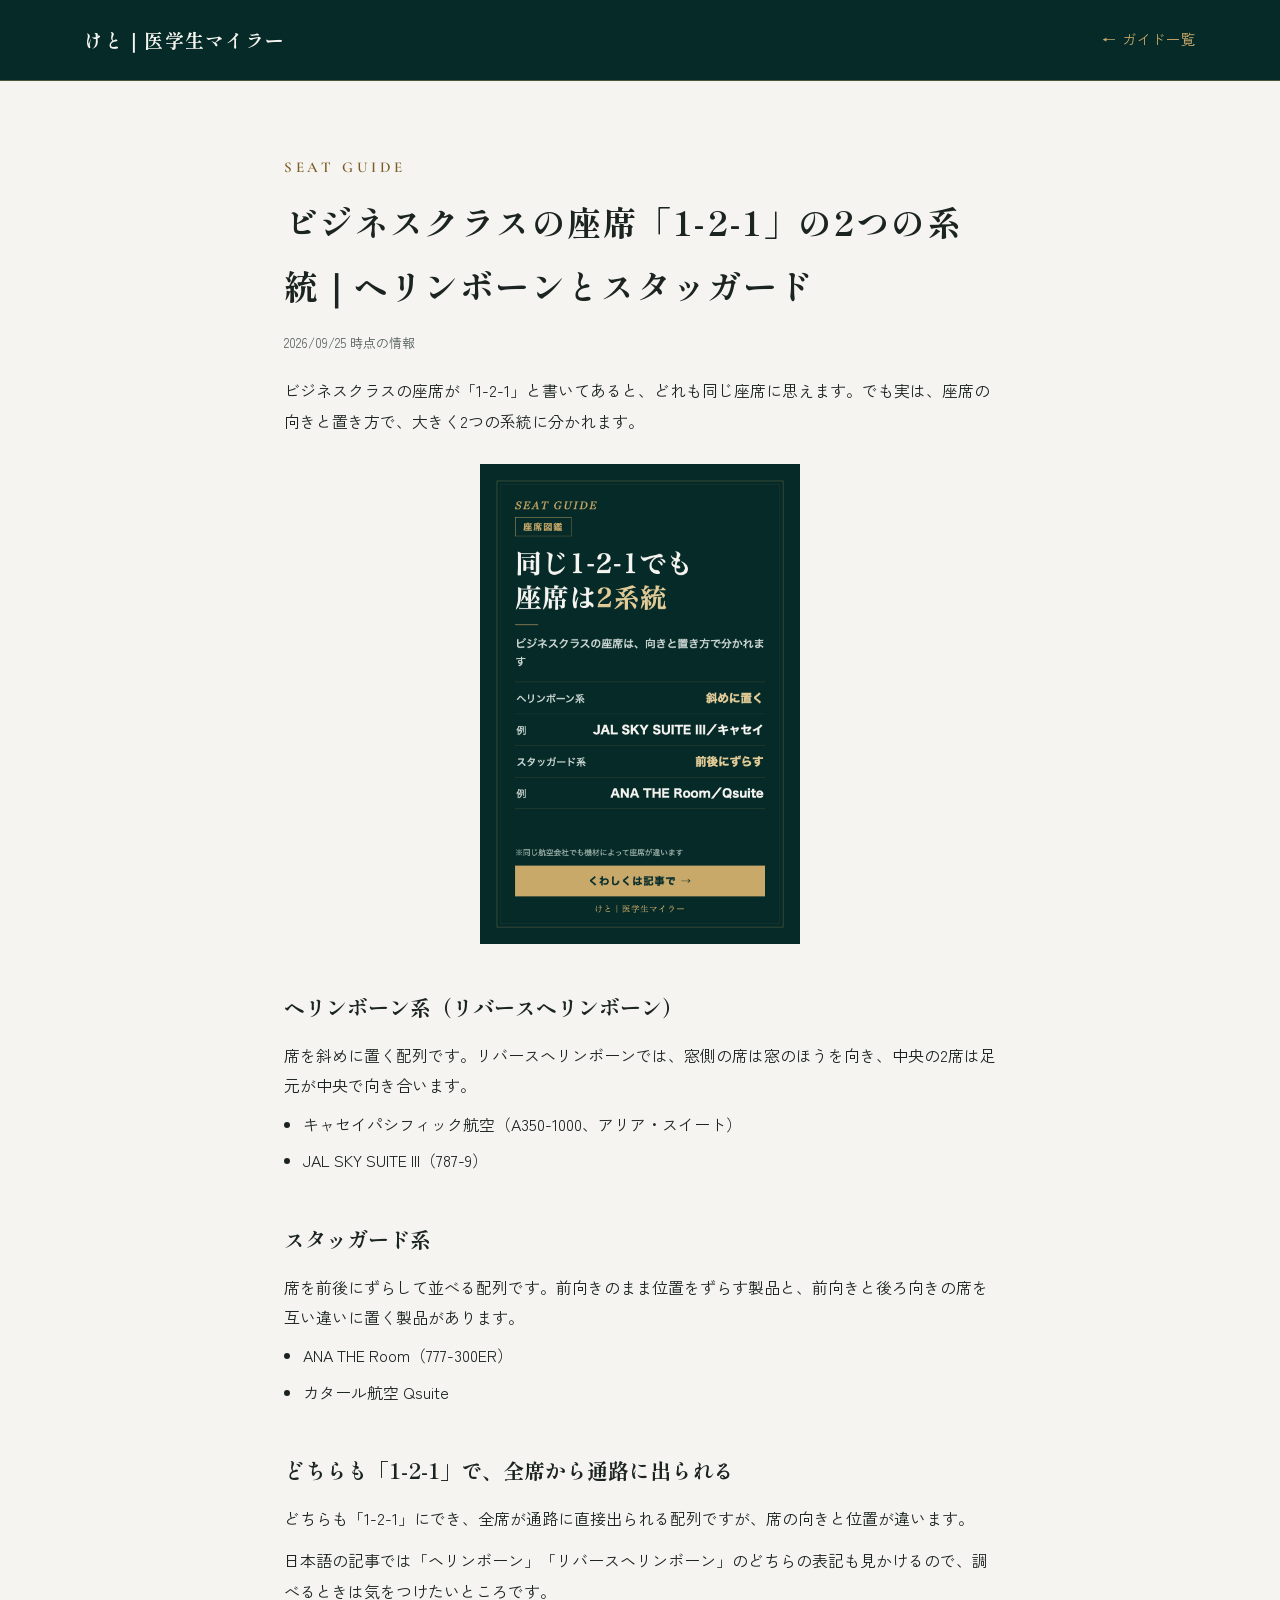
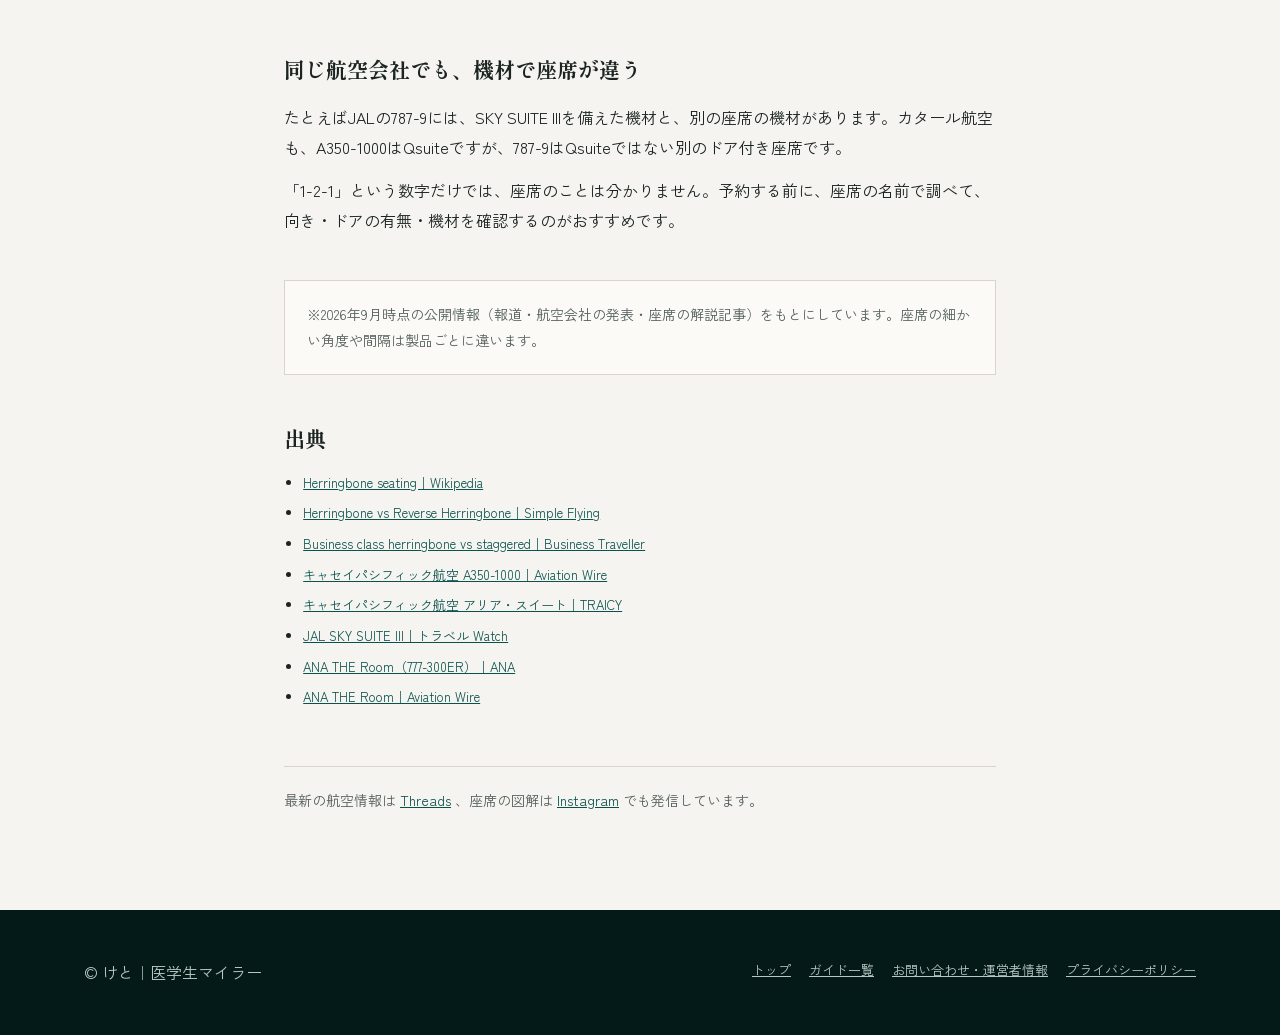
<file: guides/seat-layout-types.html>
<!doctype html>
<html lang="ja">
<head>
<meta charset="utf-8">
<meta name="viewport" content="width=device-width, initial-scale=1">
<title>ビジネスクラスの座席「1-2-1」の2つの系統｜ヘリンボーンとスタッガード｜けと｜医学生マイラー</title>
<meta name="description" content="同じ「1-2-1」配列でも、座席の向きと置き方でヘリンボーン系とスタッガード系に分かれます。JAL・ANA・キャセイ・カタールの例で図解。">
<link rel="canonical" href="https://medical-mileage.github.io/guides/seat-layout-types.html">
<meta property="og:type" content="article">
<meta property="og:site_name" content="けと｜医学生マイラー">
<meta property="og:title" content="ビジネスクラスの座席「1-2-1」の2つの系統｜ヘリンボーンとスタッガード">
<meta property="og:description" content="同じ「1-2-1」配列でも、座席の向きと置き方でヘリンボーン系とスタッガード系に分かれます。JAL・ANA・キャセイ・カタールの例で図解。">
<meta property="og:url" content="https://medical-mileage.github.io/guides/seat-layout-types.html">
<meta property="og:image" content="https://medical-mileage.github.io/pins/seat-layout-types-01.png">
<meta property="article:published_time" content="2026-09-25">
<meta name="twitter:card" content="summary_large_image">
<link rel="icon" href="../profile.png">
<link rel="preconnect" href="https://fonts.googleapis.com">
<link rel="preconnect" href="https://fonts.gstatic.com" crossorigin>
<link href="https://fonts.googleapis.com/css2?family=Shippori+Mincho+B1:wght@500;700&family=Zen+Kaku+Gothic+New:wght@400;500;700&family=Cormorant+Garamond:ital,wght@0,500;0,600;1,500&display=swap" rel="stylesheet">
<link rel="stylesheet" href="../style.css">
<style>
.guide .lead{margin-top:20px;font-size:16px}
.guide .updated{margin-top:12px;color:var(--muted);font-size:13px}
.guide section p+p{margin-top:12px}
.guide table{width:100%;border-collapse:collapse;margin-top:8px;font-size:14px}
.guide th,.guide td{border-bottom:1px solid var(--line);padding:10px 8px;text-align:left;vertical-align:top}
.guide th{color:var(--muted);font-weight:500;white-space:nowrap}
.guide .table-wrap{overflow-x:auto}
.guide .box{margin-top:44px;padding:20px 22px;background:var(--paper);border:1px solid var(--line);font-size:14px;color:var(--muted)}
.guide .sources li{font-size:13px;word-break:break-all}
.guide .pin-img{display:block;width:100%;max-width:320px;margin:28px auto 0}
.guide .pr{margin-top:12px;font-size:12px;color:var(--muted)}
.guide-list{list-style:none;padding:0!important}
.guide-list li{margin:0;border-bottom:1px solid var(--line)}
.guide-list a{display:block;padding:18px 0;text-decoration:none}
.guide-list small{display:block;color:var(--muted)}
</style>
</head>
<body>
<header class="site-header">
  <div class="wrap header-row">
    <a href="../index.html" class="logo serif">けと｜医学生マイラー</a>
    <a href="index.html" class="back-link">← ガイド一覧</a>
  </div>
</header>

<main class="page-main guide">
<p class="latin kicker">SEAT GUIDE</p>
<h1 class="serif">ビジネスクラスの座席「1-2-1」の2つの系統｜ヘリンボーンとスタッガード</h1>
<p class="updated">2026/09/25 時点の情報</p>
<p class="lead">ビジネスクラスの座席が「1-2-1」と書いてあると、どれも同じ座席に思えます。でも実は、座席の向きと置き方で、大きく2つの系統に分かれます。</p>

<img class="pin-img" src="../pins/seat-layout-types-01.png" alt="ビジネスクラスの座席「1-2-1」の2つの系統｜ヘリンボーンとスタッガード">
<section><h2 class="serif">ヘリンボーン系（リバースヘリンボーン）</h2><p>席を斜めに置く配列です。リバースヘリンボーンでは、窓側の席は窓のほうを向き、中央の2席は足元が中央で向き合います。</p><ul><li>キャセイパシフィック航空（A350-1000、アリア・スイート）</li><li>JAL SKY SUITE III（787-9）</li></ul></section>
<section><h2 class="serif">スタッガード系</h2><p>席を前後にずらして並べる配列です。前向きのまま位置をずらす製品と、前向きと後ろ向きの席を互い違いに置く製品があります。</p><ul><li>ANA THE Room（777-300ER）</li><li>カタール航空 Qsuite</li></ul></section>
<section><h2 class="serif">どちらも「1-2-1」で、全席から通路に出られる</h2><p>どちらも「1-2-1」にでき、全席が通路に直接出られる配列ですが、席の向きと位置が違います。</p><p>日本語の記事では「ヘリンボーン」「リバースヘリンボーン」のどちらの表記も見かけるので、調べるときは気をつけたいところです。</p></section>
<section><h2 class="serif">同じ航空会社でも、機材で座席が違う</h2><p>たとえばJALの787-9には、SKY SUITE IIIを備えた機材と、別の座席の機材があります。カタール航空も、A350-1000はQsuiteですが、787-9はQsuiteではない別のドア付き座席です。</p><p>「1-2-1」という数字だけでは、座席のことは分かりません。予約する前に、座席の名前で調べて、向き・ドアの有無・機材を確認するのがおすすめです。</p></section>
<div class="box">※2026年9月時点の公開情報（報道・航空会社の発表・座席の解説記事）をもとにしています。座席の細かい角度や間隔は製品ごとに違います。</div>
<section><h2 class="serif">出典</h2><ul class="sources"><li><a href="https://en.wikipedia.org/wiki/Herringbone_seating" target="_blank" rel="noopener">Herringbone seating｜Wikipedia</a></li><li><a href="https://simpleflying.com/herringbone-reverse-herringbone-cabin-comparison/" target="_blank" rel="noopener">Herringbone vs Reverse Herringbone｜Simple Flying</a></li><li><a href="https://www.businesstraveller.com/news/business-class-herringbone-vs-staggered/" target="_blank" rel="noopener">Business class herringbone vs staggered｜Business Traveller</a></li><li><a href="https://www.aviationwire.jp/archives/152318" target="_blank" rel="noopener">キャセイパシフィック航空 A350-1000｜Aviation Wire</a></li><li><a href="https://www.traicy.com/posts/20250204326135/" target="_blank" rel="noopener">キャセイパシフィック航空 アリア・スイート｜TRAICY</a></li><li><a href="https://travel.watch.impress.co.jp/docs/news/1073361.html" target="_blank" rel="noopener">JAL SKY SUITE III｜トラベル Watch</a></li><li><a href="https://www.ana.co.jp/ja/jp/guide/flight_service_info/int-service/c/seat-777_300er/" target="_blank" rel="noopener">ANA THE Room（777-300ER）｜ANA</a></li><li><a href="https://www.aviationwire.jp/archives/178088" target="_blank" rel="noopener">ANA THE Room｜Aviation Wire</a></li></ul></section>
<p style="margin-top:56px;padding-top:20px;border-top:1px solid var(--line);color:var(--muted);font-size:14px">最新の航空情報は <a href="https://www.threads.com/@medical_mileage" target="_blank" rel="noopener">Threads</a> 、座席の図解は <a href="https://www.instagram.com/medical_mileage/" target="_blank" rel="noopener">Instagram</a> でも発信しています。</p>
</main>
<footer class="site-footer" style="margin-top:0">
  <div class="wrap footer-row">
    <span>© けと｜医学生マイラー</span>
    <nav aria-label="フッターメニュー">
      <a href="../index.html">トップ</a>
      <a href="index.html">ガイド一覧</a>
      <a href="../contact.html">お問い合わせ・運営者情報</a>
      <a href="../privacy.html">プライバシーポリシー</a>
    </nav>
  </div>
</footer>
</body>
</html>
</file>
<file: style.css>
:root{
  --jade-deep:#062A27; --jade:#0B524D; --gold:#C8A96A; --gold-text:#7A5C24; --gold-light:#E3CC98;
  --ground:#F5F4F0; --paper:#FBFAF7; --ink:#1C2422; --muted:#55605D; --line:#D9D5CC; --line-soft:#E6E1D6;
  --on-dark:#CFDAD6; --on-dark-muted:#B9C8C3;
}
*{box-sizing:border-box}
html{scroll-behavior:smooth}
body{margin:0;background:var(--ground);color:var(--ink);font-family:'Zen Kaku Gothic New','Hiragino Sans',sans-serif;line-height:1.8;-webkit-text-size-adjust:100%}
a{color:var(--jade)}a:hover{color:#00403F}
img{max-width:100%}
.serif{font-family:'Shippori Mincho B1','Hiragino Mincho ProN',serif}
.latin{font-family:'Cormorant Garamond',Georgia,serif}
button{font-family:inherit}
[hidden]{display:none!important}
.wrap{max-width:1160px;margin:0 auto;padding-left:24px;padding-right:24px}

/* header */
.site-header{background:var(--jade-deep);color:var(--ground);border-bottom:1px solid rgba(200,169,106,.35);position:relative;z-index:10}
.header-row{display:flex;flex-wrap:wrap;align-items:center;justify-content:space-between;gap:12px;padding-top:18px;padding-bottom:18px}
.logo{display:flex;align-items:center;gap:12px;color:var(--ground);text-decoration:none;font-weight:700;font-size:19px;letter-spacing:.06em}
.logo:hover{color:var(--ground)}
.nav-desktop{display:flex;flex-wrap:wrap;align-items:center;gap:2px}
.nav-desktop a{color:#D9E3DF;text-decoration:none;padding:10px 12px;font-size:14px;letter-spacing:.06em}
.nav-desktop a:hover{color:#fff}
.nav-desktop .nav-follow{margin-left:8px;color:var(--gold);border:1px solid var(--gold);padding:9px 18px;letter-spacing:.08em;border-radius:2px}
.nav-toggle{display:none;align-items:center;justify-content:center;width:44px;height:44px;border:1px solid rgba(200,169,106,.6);border-radius:2px;background:transparent;color:var(--gold);cursor:pointer}
.nav-toggle .icon-close{display:none}
.nav-toggle[aria-expanded="true"] .icon-open{display:none}
.nav-toggle[aria-expanded="true"] .icon-close{display:block}
.nav-mobile{display:flex;flex-direction:column;padding:4px 24px 20px;border-top:1px solid rgba(200,169,106,.25)}
.nav-mobile a{color:var(--ground);text-decoration:none;padding:14px 0;font-size:16px;letter-spacing:.06em;border-bottom:1px solid rgba(245,244,240,.1)}
.nav-mobile .nav-mobile-cta{margin-top:16px;display:flex;align-items:center;justify-content:center;min-height:48px;color:#0A2E2C;background:var(--gold);font-weight:700;letter-spacing:.08em;border-radius:2px;border:0}

/* buttons */
.btn-gold,.btn-ghost{display:inline-flex;align-items:center;justify-content:center;min-height:50px;padding:0 28px;text-decoration:none;border-radius:2px;font-size:15px;letter-spacing:.08em}
.btn-gold{background:var(--gold);color:#0A2E2C;font-weight:700}
.btn-gold:hover{color:#0A2E2C;background:#D4B87D}
.btn-ghost{border:1px solid rgba(245,244,240,.45);color:var(--ground)}
.btn-ghost:hover{color:#fff;border-color:#fff}

/* hero */
.hero{background:var(--jade-deep);color:var(--ground);padding:72px 0 120px}
.hero-row{display:flex;flex-wrap:wrap;gap:56px;align-items:center}
.hero-copy{flex:1 1 440px;min-width:0}
.hero-kicker{margin:0 0 20px;color:var(--gold);font-size:17px;font-style:italic;letter-spacing:.12em}
.hero-title{margin:0;font-size:50px;line-height:1.45;font-weight:700;letter-spacing:.04em}
.hero-rule{width:56px;height:1px;background:var(--gold);margin:32px 0}
.hero-lead{margin:0;font-size:16px;color:var(--on-dark);max-width:30em;letter-spacing:.03em}
.hero-cta{display:flex;flex-wrap:wrap;gap:14px;margin-top:36px}

.pass{flex:1.3 1 480px;min-width:0;display:flex;flex-wrap:wrap;background:var(--paper);color:var(--ink);border-radius:6px;overflow:hidden;box-shadow:0 30px 70px rgba(0,0,0,.35)}
.pass-bar{flex:1 1 100%;height:8px;background:var(--jade)}
.pass-main{flex:3 1 270px;padding:28px 30px;border-right:1px dashed #CFC9BC}
.pass-head{display:flex;justify-content:space-between;align-items:center;font-size:15px;color:var(--muted)}
.pass-head span:first-child{letter-spacing:.22em;font-weight:600}
.pass-head span:last-child{letter-spacing:.1em}
.pass-route{display:flex;align-items:flex-end;justify-content:space-between;gap:12px;margin-top:22px}
.pass-label{font-size:13px;color:var(--muted);letter-spacing:.14em}
.pass-city{font-size:28px;font-weight:700;line-height:1.3;white-space:nowrap}
.pass-meta{display:flex;flex-wrap:wrap;justify-content:space-between;gap:12px 16px;margin-top:26px;padding-top:18px;border-top:1px solid var(--line-soft);white-space:nowrap}
.pass-stub{flex:2 1 170px;padding:28px 26px;background:#F1EEE6}
.pass-num{font-size:26px;font-weight:700;line-height:1.4;margin-top:2px}
.pass-num small{font-size:14px;font-weight:500;margin-left:4px}
.pass-breakdown{display:flex;flex-direction:column;gap:2px;margin-top:8px;font-size:13px}
.pass-breakdown div{display:flex;justify-content:space-between;gap:8px}
.pass-breakdown span{color:var(--muted)}
.pass-note{margin:6px 0 0;font-size:11px;line-height:1.6;color:var(--muted)}

/* sns */
.sns{margin-top:-60px;position:relative}
.card-lg{background:var(--paper);border-radius:6px;padding:36px;border:1px solid var(--line-soft);box-shadow:0 10px 40px rgba(10,46,44,.08)}
.sns-head{display:flex;flex-wrap:wrap;align-items:baseline;justify-content:space-between;gap:8px;margin-bottom:24px}
.sns-head h2{margin:0;font-size:22px;font-weight:700;letter-spacing:.05em}
.sns-head span{font-size:16px;color:var(--gold-text);font-style:italic;letter-spacing:.08em}
.sns-grid{display:grid;grid-template-columns:repeat(auto-fit,minmax(160px,1fr));gap:1px;background:var(--line-soft);border:1px solid var(--line-soft)}
.sns-item{display:flex;flex-direction:column;gap:8px;padding:20px;background:var(--paper);text-decoration:none;color:var(--ink)}
.sns-item:hover{background:#fff;color:var(--ink)}
.sns-item b{font-size:15px;letter-spacing:.04em}
.sns-item span{font-size:13px;color:var(--muted);line-height:1.6}

/* sections */
.sec{padding-top:112px}
.kicker{margin:0;color:var(--gold-text);font-size:15px;letter-spacing:.24em;font-weight:600}
.kicker.gold{color:var(--gold)}
.h2{margin:8px 0 0;font-size:34px;font-weight:700;letter-spacing:.04em}
.sec-head{display:flex;flex-wrap:wrap;align-items:flex-end;justify-content:space-between;gap:16px;margin-top:8px}
.sec-head .h2{margin:0}
.sub{margin:8px 0 0;color:var(--muted)}
.sub small{font-size:12px}
.pr{border:1px solid currentColor;padding:0 5px;margin-right:6px;font-size:11px}
.pr-line{margin:12px 0 0;font-size:12px;color:var(--muted)}

/* tabs + feed */
.tabs{display:flex;flex-wrap:wrap;border-bottom:1px solid var(--line)}
.tabs button{min-height:44px;padding:0 18px;border:0;border-bottom:2px solid transparent;background:transparent;font-size:14px;letter-spacing:.06em;cursor:pointer;color:var(--muted);font-weight:500}
.tabs button[aria-selected="true"]{border-bottom-color:var(--jade);color:var(--jade);font-weight:700}
.feed-grid{display:grid;grid-template-columns:repeat(auto-fill,minmax(250px,1fr));gap:28px;margin-top:32px}
.feed-card{display:flex;flex-direction:column;gap:12px;min-height:180px;padding:22px 22px 20px;background:var(--paper);border:1px solid var(--line-soft);border-top:3px solid var(--jade);border-radius:4px;text-decoration:none;color:var(--ink)}
.feed-card.ig{border-top-color:var(--gold)}
.feed-card:hover{color:var(--ink);box-shadow:0 8px 24px rgba(10,46,44,.08)}
.feed-meta{display:flex;align-items:center;gap:12px}
.feed-source{font-size:15px;font-weight:600;letter-spacing:.14em;color:var(--jade)}
.feed-date{font-size:12px;color:var(--muted)}
.feed-new{font-size:14px;font-style:italic;color:var(--gold-text)}
.feed-title{font-weight:700;font-size:16px;line-height:1.65}
.feed-more{margin-top:auto;font-size:13px;color:var(--gold-text);letter-spacing:.04em}

/* pickup band */
.band{margin-top:112px;background:var(--jade-deep);color:var(--ground);padding:88px 0}
.band-meta{font-size:13px;color:var(--on-dark-muted)}
.band-lead{margin:10px 0 0;color:var(--on-dark)}
.band-note{margin:20px 0 0;font-size:12px;color:var(--on-dark-muted)}
.pick-grid{display:grid;grid-template-columns:repeat(auto-fit,minmax(240px,1fr));gap:24px;margin-top:36px}
.pick{border:1px solid rgba(200,169,106,.45);border-radius:4px;padding:28px;display:flex;flex-direction:column;gap:16px;background:rgba(255,255,255,.03)}
.pick-top{display:flex;align-items:baseline;justify-content:space-between;gap:8px}
.pick-rank{font-size:40px;line-height:1;color:var(--gold);font-weight:500}
.pick-site{font-size:12px;color:var(--on-dark-muted);letter-spacing:.06em}
.pick-name{font-size:20px;font-weight:700}
.pick-nums{display:grid;grid-template-columns:repeat(2,minmax(0,1fr));gap:12px;padding:14px 0;border-top:1px solid rgba(245,244,240,.15);border-bottom:1px solid rgba(245,244,240,.15)}
.pick-nums small{display:block;font-size:12px;color:var(--on-dark-muted)}
.pick-now{font-weight:700;font-size:20px;color:var(--gold-light)}
.pick-usual{font-weight:700;font-size:17px}
.pick-up{font-size:13px;color:var(--gold-light);font-weight:700}
.pick .btn-gold{margin-top:auto;min-height:48px}

/* invites */
.invite-grid{display:grid;grid-template-columns:repeat(auto-fit,minmax(250px,1fr));gap:24px;margin-top:32px}
.invite{background:var(--paper);border-radius:4px;padding:28px 26px;display:flex;flex-direction:column;gap:16px;border:1px solid var(--line-soft);border-top:3px solid var(--jade)}
.invite-kind{font-size:12px;letter-spacing:.1em;color:var(--jade)}
.invite-name{font-size:23px;font-weight:700}
.invite-desc{font-size:14px;color:var(--muted);margin-top:6px;line-height:1.7}
.bonus{border-top:1px solid var(--line-soft);padding-top:14px}
.bonus-label{font-size:13px;color:var(--gold-text);letter-spacing:.16em;font-weight:600}
.bonus-main{font-weight:700;font-size:17px;color:var(--jade)}
.bonus-detail{font-size:13px;color:var(--muted);line-height:1.7;margin-top:4px}
.bonus-period{font-size:12px;color:var(--muted);margin-top:6px}
.code-label{font-size:12px;color:var(--muted);margin-bottom:4px}
.code-row{display:flex;align-items:center;gap:8px}
.code{flex:1 1 auto;font-size:15px;font-weight:700;letter-spacing:.1em;border:1px dashed #CFC9BC;border-radius:2px;padding:9px 12px}
.copy-btn{min-height:44px;padding:0 14px;border-radius:2px;border:1px solid var(--jade);background:transparent;color:var(--jade);font-weight:700;font-size:13px;cursor:pointer}
.warn{margin:0;font-size:12px;line-height:1.7;color:#6B3F00;background:#F6EEDC;padding:8px 10px;border-radius:2px}
.invite-cta{margin-top:auto;display:flex;align-items:center;justify-content:center;min-height:48px;background:var(--jade);color:var(--ground);font-weight:700;text-decoration:none;border-radius:2px;letter-spacing:.06em}
.invite-cta:hover{background:#08403C;color:#fff}

/* reviews */
.review-list{margin-top:28px;border-top:1px solid var(--line)}
.review{display:flex;flex-wrap:wrap;align-items:center;gap:10px 28px;padding:22px 4px;border-bottom:1px solid var(--line);text-decoration:none;color:var(--ink)}
.review:hover{color:var(--ink);background:var(--paper)}
.review-cls{flex:0 0 auto;min-width:120px;font-size:13px;letter-spacing:.08em;color:var(--jade);font-weight:700}
.review-title{flex:1 1 320px;font-size:18px;font-weight:700;line-height:1.6}
.review-date{flex:0 0 auto;font-size:13px;color:var(--muted)}

/* steps */
.steps{list-style:none;margin:32px 0 0;padding:0;display:grid;grid-template-columns:repeat(auto-fit,minmax(220px,1fr));gap:1px;background:var(--line);border:1px solid var(--line)}
.steps li{background:var(--paper);padding:28px 24px}
.step-no{font-size:34px;line-height:1;color:var(--gold-text)}
.step-title{font-size:18px;font-weight:700;margin-top:14px}
.step-body{font-size:14px;color:var(--muted);margin-top:6px}

/* profile */
.profile-row{display:flex;flex-wrap:wrap;gap:40px;margin-top:32px}
.profile-card{flex:1 1 300px;min-width:0;background:var(--paper);border:1px solid var(--line-soft);border-radius:4px;padding:32px;display:flex;flex-direction:column;gap:18px}
.profile-card p{margin:0;font-size:15px}
.avatar{width:120px;height:120px;border-radius:50%;object-fit:cover;box-shadow:0 6px 20px rgba(10,46,44,.15)}
.profile-name{font-size:24px;font-weight:700}
.profile-role{color:var(--muted);font-size:14px;letter-spacing:.04em}
.tags{display:flex;flex-wrap:wrap;gap:8px}
.tags span{font-size:13px;border:1px solid #CFC9BC;padding:2px 12px;border-radius:2px}
.timeline-wrap{flex:2 1 420px;min-width:0}
.timeline-wrap h3{margin:0 0 20px;font-size:19px;font-weight:700}
.timeline{list-style:none;margin:0;padding:0}
.timeline li{display:flex;gap:20px;position:relative;padding-bottom:26px}
.timeline li::before{content:"";position:absolute;left:5px;top:22px;bottom:0;width:1px;background:#CFC9BC}
.timeline li:last-child::before{display:none}
.tl-mark{width:11px;height:11px;transform:rotate(45deg);background:var(--gold);flex:none;margin-top:9px}
.tl-when{font-size:15px;color:var(--gold-text);font-weight:600;letter-spacing:.08em}
.tl-title{font-weight:700;font-size:16px}
.tl-body{font-size:14px;color:var(--muted)}

/* cta + footer */
.cta-band{background:var(--jade-deep);color:var(--ground);border-radius:4px;padding:44px;display:flex;flex-wrap:wrap;gap:24px;align-items:center;justify-content:space-between;border:1px solid rgba(200,169,106,.4)}
.cta-band > div{flex:1 1 360px}
.cta-band h2{margin:0;font-size:26px;font-weight:700;letter-spacing:.04em}
.cta-band p{margin:8px 0 0;color:var(--on-dark)}
.site-footer{margin-top:112px;background:#031A18;color:var(--on-dark-muted)}
.footer-row{padding-top:48px;padding-bottom:48px;display:flex;flex-wrap:wrap;gap:24px;justify-content:space-between}
.footer-name{font-weight:700;color:var(--ground);font-size:18px;letter-spacing:.06em}
.footer-row p{margin:10px 0 0;font-size:12px;max-width:38em}
.footer-row nav{display:flex;flex-wrap:wrap;gap:18px;font-size:13px}
.footer-row nav a{color:var(--on-dark-muted)}
.footer-row nav a:hover{color:#fff}

/* sub pages */
.page-main{max-width:760px;margin:0 auto;padding:72px 24px 96px;line-height:1.9}
.page-main h1{margin:8px 0 0;font-size:34px;font-weight:700;letter-spacing:.04em}
.page-main h2{margin:0 0 12px;font-size:21px;font-weight:700}
.page-main section{margin-top:44px}
.page-main p{margin:0}
.page-main ul{margin:8px 0 0;padding-left:1.2em}
.page-main li{margin-bottom:6px}
.info-table{margin:0;display:grid;grid-template-columns:minmax(0,9em) minmax(0,1fr);border-top:1px solid var(--line)}
.info-table dt,.info-table dd{margin:0;padding:14px 0;border-bottom:1px solid var(--line)}
.info-table dt{color:var(--muted);font-size:14px}
.contact-btn{display:flex;flex-wrap:wrap;align-items:center;justify-content:space-between;gap:4px 12px;min-height:56px;padding:12px 22px;border-radius:2px;text-decoration:none}
.contact-btn.dark{background:var(--jade-deep);color:var(--ground)}
.contact-btn.dark:hover{color:#fff}
.contact-btn.dark span:last-child{color:var(--gold);font-size:14px}
.contact-btn.light{border:1px solid var(--line);background:var(--paper);color:var(--ink)}
.contact-btn.light span:last-child{color:var(--jade);font-size:14px;word-break:break-all}
.contact-btn b{letter-spacing:.04em}
.back-link{display:inline-flex;align-items:center;min-height:44px;color:var(--gold);text-decoration:none;font-size:14px;letter-spacing:.06em}
.back-link:hover{color:#fff}

/* phone */
@media (max-width: 760px){
  .wrap{padding-left:16px;padding-right:16px}
  .nav-desktop{display:none}
  .nav-toggle{display:inline-flex}
  .hero{padding:40px 0 96px}
  .hero-title{font-size:34px}
  .sec{padding-top:72px}
  .band{margin-top:72px;padding:60px 0}
  .card-lg,.profile-card,.cta-band{padding:22px}
  .sns-grid{grid-template-columns:repeat(2,minmax(0,1fr))}
  .sns-item:last-child:nth-child(odd){grid-column:1/-1}
  .h2{font-size:26px}
  .tabs{flex-wrap:nowrap;overflow-x:auto;width:100%}
  .tabs button{flex:0 0 auto}
  .site-footer{margin-top:72px}
  .pass-main{border-right:0;border-bottom:1px dashed #CFC9BC}
  .page-main{padding:48px 16px 72px}
  .page-main h1{font-size:26px}
  .info-table{grid-template-columns:minmax(0,1fr)}
  .info-table dt{padding-bottom:0;border-bottom:0}
}
@media (min-width: 761px){
  .nav-mobile{display:none!important}
}
</file>
